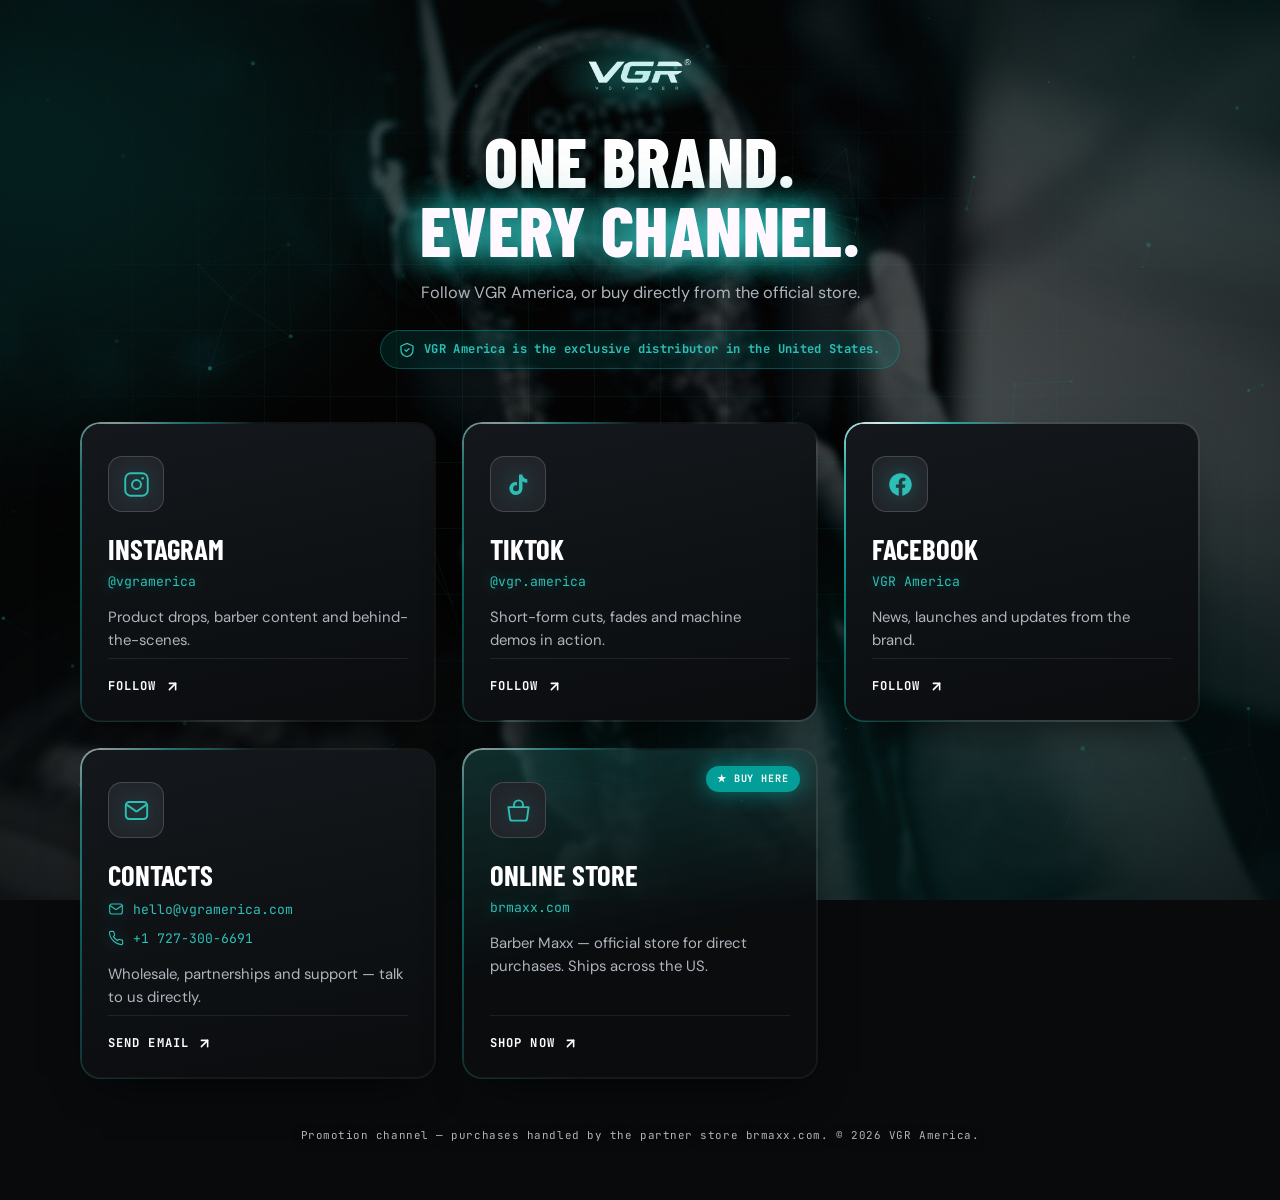
<file: index.html>
<!DOCTYPE html>
<html lang="en">
<head>
<meta charset="UTF-8">
<meta name="viewport" content="width=device-width, initial-scale=1.0">
<title>VGR America — Contacts</title>
<meta name="description" content="Official VGR America channels: Instagram, TikTok, Facebook, email (hello@vgramerica.com) and the Barber Maxx store (brmaxx.com) for direct purchases.">
<meta name="robots" content="index, follow">
<meta property="og:title" content="VGR America — Contacts">
<meta property="og:description" content="Instagram, TikTok, Facebook, email and the official store for direct purchases.">
<meta property="og:type" content="website">
<link rel="preconnect" href="https://fonts.googleapis.com">
<link rel="preconnect" href="https://fonts.gstatic.com" crossorigin>
<link rel="stylesheet" href="styles.css">
<link rel="stylesheet" href="contacts.css">
</head>
<body class="contacts-page">

<!-- FX LAYERS -->
<div class="fx" aria-hidden="true">
  <div class="fx-media">
    <img class="fx-photo" src="assets/img/bg/clipper-blue.jpg" alt="" fetchpriority="high">
    <video class="fx-video" id="fxVideo" playsinline muted loop preload="none" poster="assets/img/bg/clipper-blue.jpg">
      <source src="assets/video/bg.mp4" type="video/mp4">
    </video>
  </div>
  <div class="fx-duotone"></div>
  <div class="fx-aurora"></div>
  <div class="fx-grid"></div>
  <div class="fx-scan"></div>
  <canvas class="fx-particles" id="fxParticles"></canvas>
  <div class="fx-noise"></div>
  <div class="fx-vignette"></div>
</div>

<main class="stage">

  <div class="brandmark reveal" style="--d:0ms">
    <img src="assets/img/brand/logo-vgr-white.png" alt="VGR Voyager" width="120" height="35">
    <span class="brandmark-glow" aria-hidden="true"></span>
  </div>

  <h1 class="stage-title reveal" style="--d:90ms">
    <span class="line">One brand.</span>
    <span class="line accent" data-text="Every channel.">Every channel.</span>
  </h1>

  <p class="stage-sub reveal" style="--d:180ms">Follow VGR America, or buy directly from the official store.</p>

  <p class="stage-distributor reveal" style="--d:230ms">
    <svg viewBox="0 0 24 24" fill="none" stroke="currentColor" stroke-width="2" stroke-linecap="round" stroke-linejoin="round" aria-hidden="true"><path d="M12 2 3 6v6c0 5 3.8 8.7 9 10 5.2-1.3 9-5 9-10V6l-9-4Z"></path><path d="m9 12 2 2 4-4"></path></svg>
    VGR America is the exclusive distributor in the United States.
  </p>

  <div class="cgrid">

    <!-- INSTAGRAM -->
    <a class="ccard reveal" style="--d:280ms" href="https://www.instagram.com/vgramerica/" target="_blank" rel="noopener" aria-label="VGR America on Instagram">
      <span class="ccard-beam" aria-hidden="true"></span>
      <span class="ccard-spot" aria-hidden="true"></span>
      <span class="ccard-inner">
        <span class="ccard-icon" aria-hidden="true">
          <svg viewBox="0 0 24 24" fill="none" stroke="currentColor" stroke-width="1.7" stroke-linecap="round" stroke-linejoin="round">
            <rect x="2" y="2" width="20" height="20" rx="5"></rect>
            <circle cx="12" cy="12" r="4"></circle>
            <circle cx="17.5" cy="6.5" r="1.1" fill="currentColor" stroke="none"></circle>
          </svg>
        </span>
        <span class="ccard-label">Instagram</span>
        <span class="ccard-handle">@vgramerica</span>
        <span class="ccard-desc">Product drops, barber content and behind-the-scenes.</span>
        <span class="ccard-go">
          <span class="ccard-go-text">Follow</span>
          <svg viewBox="0 0 24 24" fill="none" stroke="currentColor" stroke-width="2.5" stroke-linecap="round" stroke-linejoin="round" aria-hidden="true"><path d="M7 17 17 7"></path><path d="M7 7h10v10"></path></svg>
        </span>
      </span>
    </a>

    <!-- TIKTOK -->
    <a class="ccard reveal" style="--d:380ms" href="https://www.tiktok.com/@vgr.america" target="_blank" rel="noopener" aria-label="VGR America on TikTok">
      <span class="ccard-beam" aria-hidden="true"></span>
      <span class="ccard-spot" aria-hidden="true"></span>
      <span class="ccard-inner">
        <span class="ccard-icon" aria-hidden="true">
          <svg viewBox="0 0 24 24" fill="currentColor">
            <path d="M16.6 5.82A4.28 4.28 0 0 1 15.54 3h-3.09v12.4a2.59 2.59 0 1 1-1.84-2.48V9.77a5.86 5.86 0 1 0 4.93 5.78V9.01a7.35 7.35 0 0 0 4.3 1.38V7.3a4.28 4.28 0 0 1-3.24-1.48z"></path>
          </svg>
        </span>
        <span class="ccard-label">TikTok</span>
        <span class="ccard-handle">@vgr.america</span>
        <span class="ccard-desc">Short-form cuts, fades and machine demos in action.</span>
        <span class="ccard-go">
          <span class="ccard-go-text">Follow</span>
          <svg viewBox="0 0 24 24" fill="none" stroke="currentColor" stroke-width="2.5" stroke-linecap="round" stroke-linejoin="round" aria-hidden="true"><path d="M7 17 17 7"></path><path d="M7 7h10v10"></path></svg>
        </span>
      </span>
    </a>

    <!-- FACEBOOK -->
    <a class="ccard reveal" style="--d:480ms" href="https://www.facebook.com/profile.php?id=61591573622554" target="_blank" rel="noopener" aria-label="VGR America on Facebook">
      <span class="ccard-beam" aria-hidden="true"></span>
      <span class="ccard-spot" aria-hidden="true"></span>
      <span class="ccard-inner">
        <span class="ccard-icon" aria-hidden="true">
          <svg viewBox="0 0 24 24" fill="currentColor">
            <path d="M22 12.06C22 6.5 17.52 2 12 2S2 6.5 2 12.06c0 5.02 3.66 9.18 8.44 9.94v-7.03H7.9v-2.91h2.54V9.85c0-2.52 1.49-3.91 3.77-3.91 1.09 0 2.24.2 2.24.2v2.46h-1.26c-1.24 0-1.63.78-1.63 1.57v1.89h2.78l-.44 2.91h-2.34V22c4.78-.76 8.44-4.92 8.44-9.94z"></path>
          </svg>
        </span>
        <span class="ccard-label">Facebook</span>
        <span class="ccard-handle">VGR America</span>
        <span class="ccard-desc">News, launches and updates from the brand.</span>
        <span class="ccard-go">
          <span class="ccard-go-text">Follow</span>
          <svg viewBox="0 0 24 24" fill="none" stroke="currentColor" stroke-width="2.5" stroke-linecap="round" stroke-linejoin="round" aria-hidden="true"><path d="M7 17 17 7"></path><path d="M7 7h10v10"></path></svg>
        </span>
      </span>
    </a>

    <!-- CONTACTS -->
    <a class="ccard reveal" style="--d:580ms" href="mailto:hello@vgramerica.com" aria-label="Contact VGR America by email or phone">
      <span class="ccard-beam" aria-hidden="true"></span>
      <span class="ccard-spot" aria-hidden="true"></span>
      <span class="ccard-inner">
        <span class="ccard-icon" aria-hidden="true">
          <svg viewBox="0 0 24 24" fill="none" stroke="currentColor" stroke-width="1.7" stroke-linecap="round" stroke-linejoin="round">
            <rect x="2.5" y="4.5" width="19" height="15" rx="3"></rect>
            <path d="m3.5 7 7.4 5.3a2 2 0 0 0 2.2 0L20.5 7"></path>
          </svg>
        </span>
        <span class="ccard-label">Contacts</span>
        <span class="ccard-contact-list">
          <span class="ccard-contact-item">
            <svg viewBox="0 0 24 24" fill="none" stroke="currentColor" stroke-width="1.7" stroke-linecap="round" stroke-linejoin="round" aria-hidden="true"><rect x="2.5" y="4.5" width="19" height="15" rx="3"></rect><path d="m3.5 7 7.4 5.3a2 2 0 0 0 2.2 0L20.5 7"></path></svg>
            <span class="ccard-handle">hello@vgramerica.com</span>
          </span>
          <span class="ccard-contact-item">
            <svg viewBox="0 0 24 24" fill="none" stroke="currentColor" stroke-width="1.7" stroke-linecap="round" stroke-linejoin="round" aria-hidden="true"><path d="M22 16.92v3a2 2 0 0 1-2.18 2 19.79 19.79 0 0 1-8.63-3.07 19.5 19.5 0 0 1-6-6 19.79 19.79 0 0 1-3.07-8.67A2 2 0 0 1 4.11 2h3a2 2 0 0 1 2 1.72c.127.96.361 1.903.7 2.81a2 2 0 0 1-.45 2.11L8.09 9.91a16 16 0 0 0 6 6l1.27-1.27a2 2 0 0 1 2.11-.45c.907.339 1.85.573 2.81.7A2 2 0 0 1 22 16.92z"></path></svg>
            <span class="ccard-handle">+1 727-300-6691</span>
          </span>
        </span>
        <span class="ccard-desc">Wholesale, partnerships and support — talk to us directly.</span>
        <span class="ccard-go">
          <span class="ccard-go-text">Send Email</span>
          <svg viewBox="0 0 24 24" fill="none" stroke="currentColor" stroke-width="2.5" stroke-linecap="round" stroke-linejoin="round" aria-hidden="true"><path d="M7 17 17 7"></path><path d="M7 7h10v10"></path></svg>
        </span>
      </span>
    </a>

    <!-- STORE -->
    <a class="ccard ccard-featured reveal" style="--d:680ms" href="https://brmaxx.com" target="_blank" rel="nofollow sponsored noopener" aria-label="Buy at Barber Maxx store">
      <span class="ccard-beam" aria-hidden="true"></span>
      <span class="ccard-spot" aria-hidden="true"></span>
      <span class="ccard-inner">
        <span class="ccard-badge">★ Buy here</span>
        <span class="ccard-icon" aria-hidden="true">
          <svg viewBox="0 0 24 24" fill="none" stroke="currentColor" stroke-width="1.7" stroke-linecap="round" stroke-linejoin="round">
            <path d="M3 9h18l-1.4 10.2A2 2 0 0 1 17.6 21H6.4a2 2 0 0 1-2-1.8L3 9Z"></path>
            <path d="M8 9V7a4 4 0 0 1 8 0v2"></path>
          </svg>
        </span>
        <span class="ccard-label">Online Store</span>
        <span class="ccard-handle">brmaxx.com</span>
        <span class="ccard-desc">Barber Maxx — official store for direct purchases. Ships across the US.</span>
        <span class="ccard-go">
          <span class="ccard-go-text">Shop Now</span>
          <svg viewBox="0 0 24 24" fill="none" stroke="currentColor" stroke-width="2.5" stroke-linecap="round" stroke-linejoin="round" aria-hidden="true"><path d="M7 17 17 7"></path><path d="M7 7h10v10"></path></svg>
        </span>
      </span>
    </a>

  </div>

  <p class="stage-foot reveal" style="--d:800ms">
    Promotion channel — purchases handled by the partner store brmaxx.com.
    © <span id="year"></span> VGR America.
  </p>

</main>

<script src="fx.js"></script>

<!--Start of Tawk.to Script-->
<script type="text/javascript">
var Tawk_API=Tawk_API||{}, Tawk_LoadStart=new Date();
(function(){
var s1=document.createElement("script"),s0=document.getElementsByTagName("script")[0];
s1.async=true;
s1.src='https://embed.tawk.to/6a174aa249d7d11c35c6dce9/1jplfn2ps';
s1.charset='UTF-8';
s1.setAttribute('crossorigin','*');
s0.parentNode.insertBefore(s1,s0);
})();
</script>
<!--End of Tawk.to Script-->

</body>
</html>
</file>
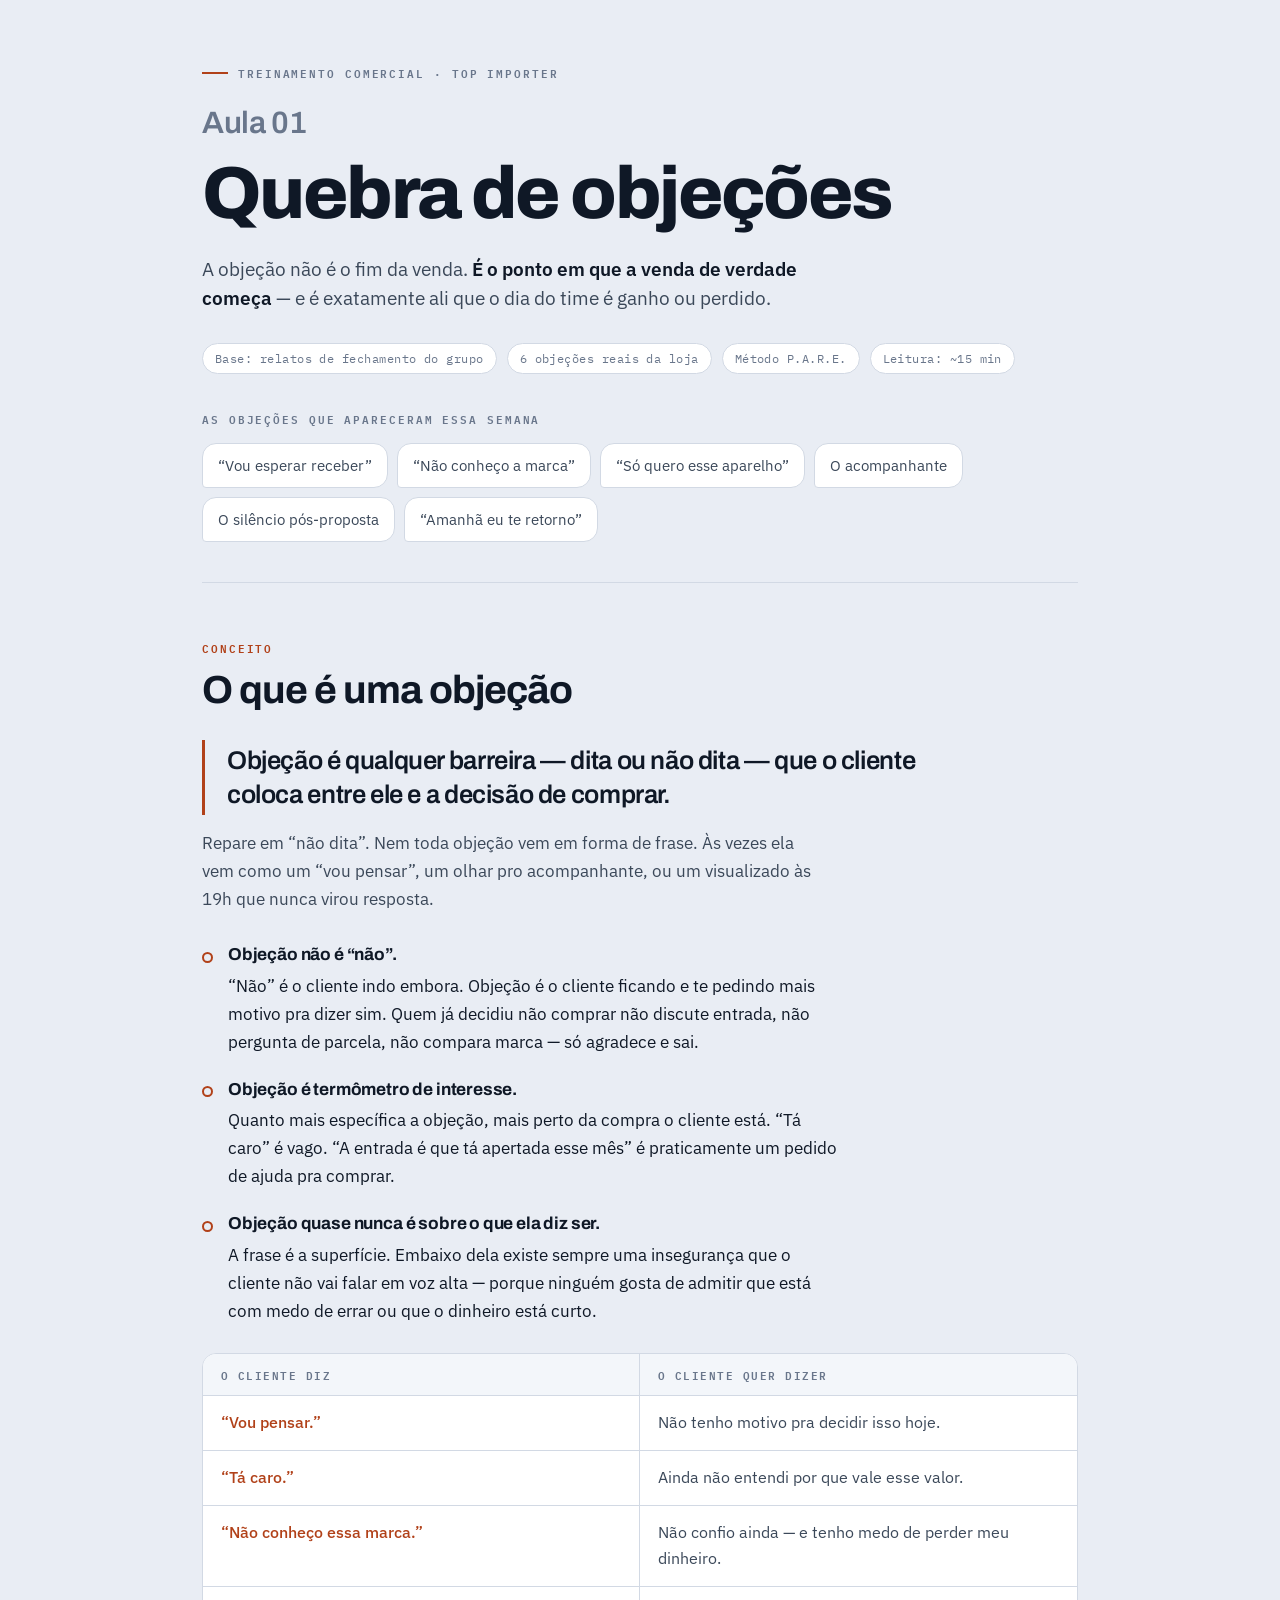
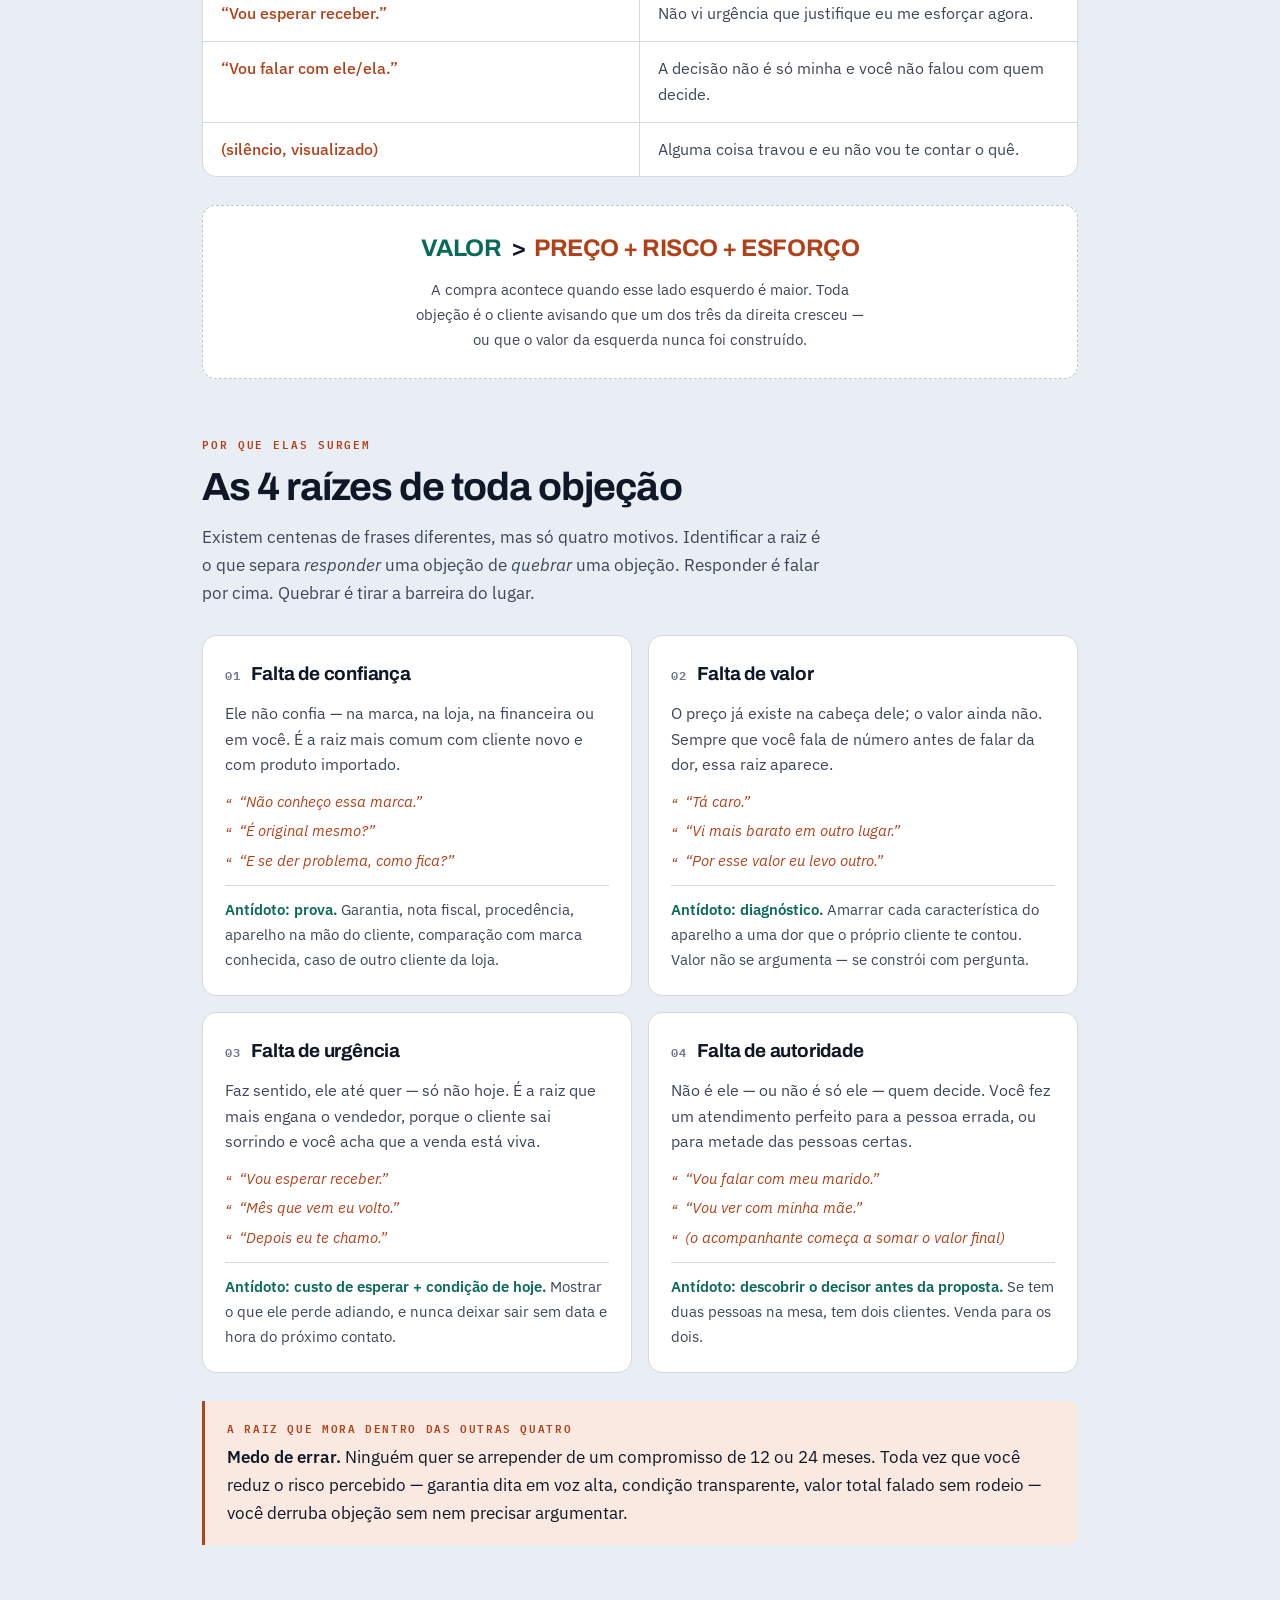
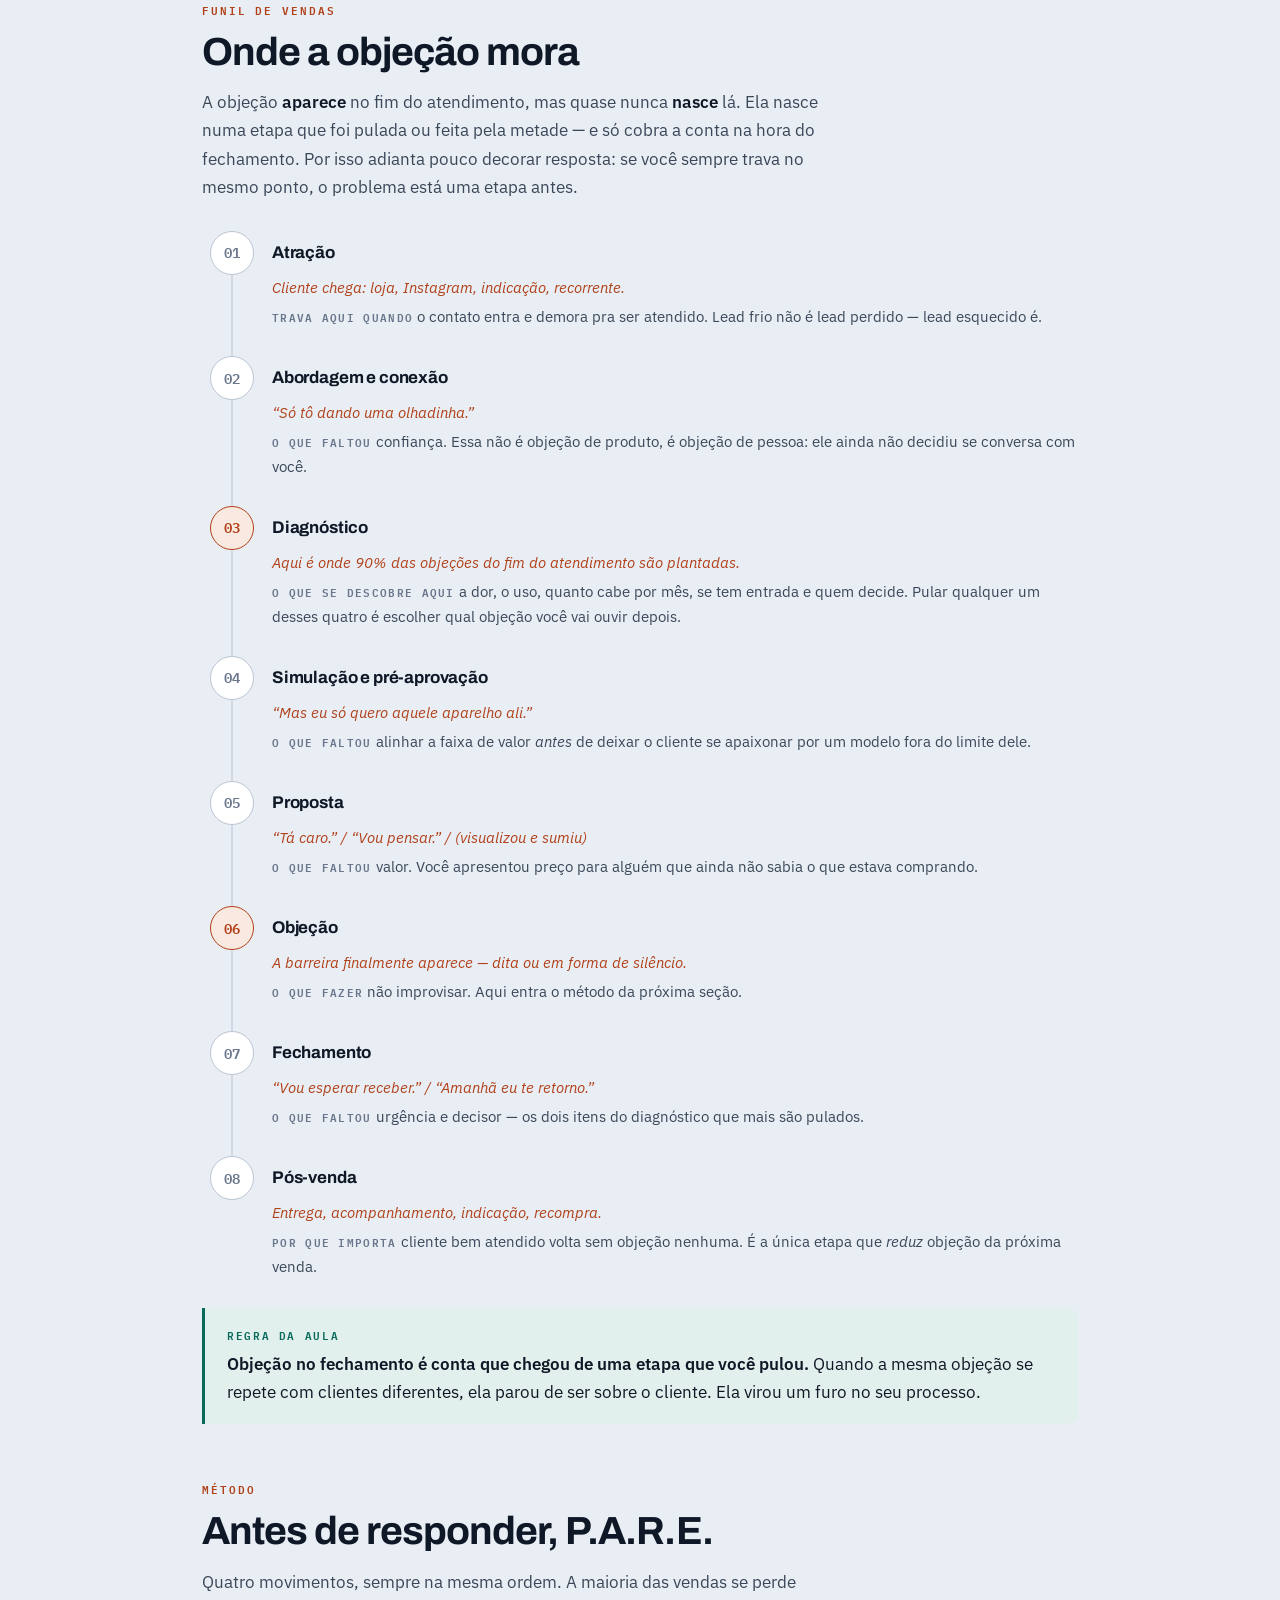
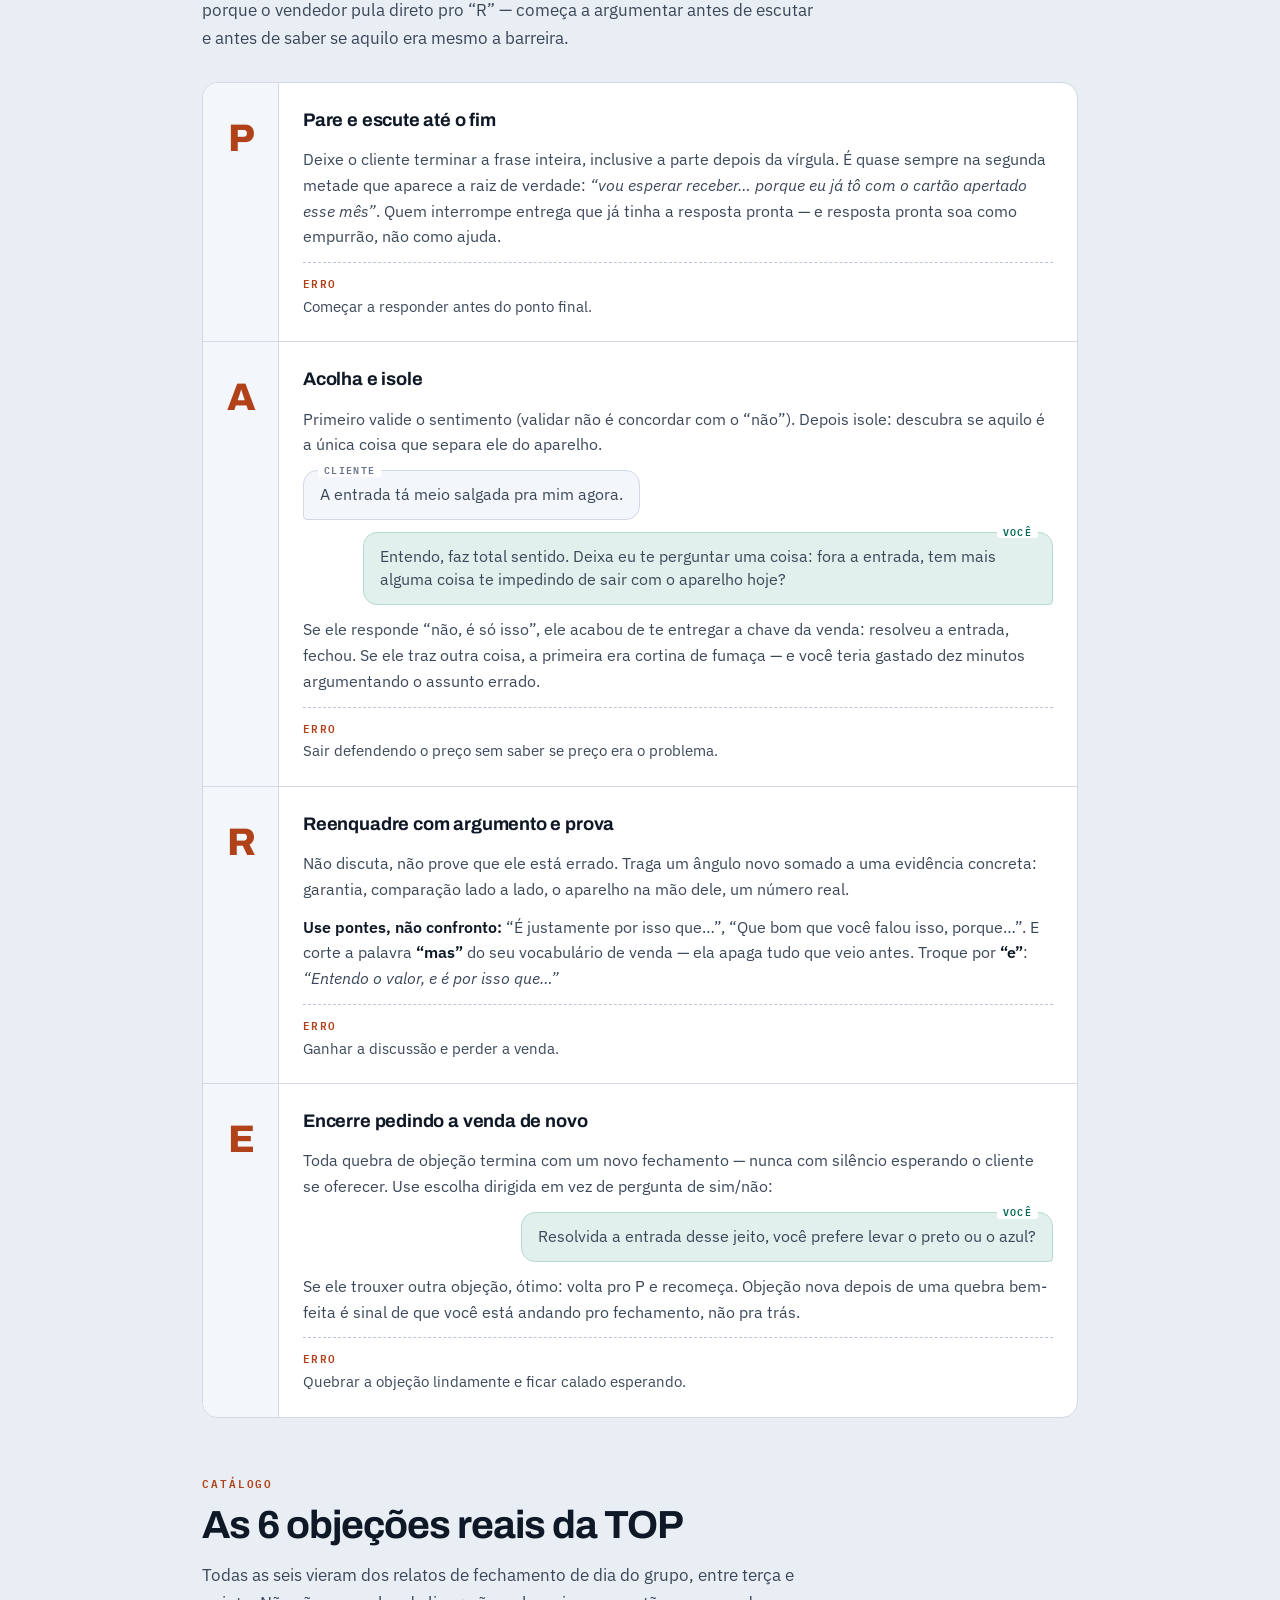
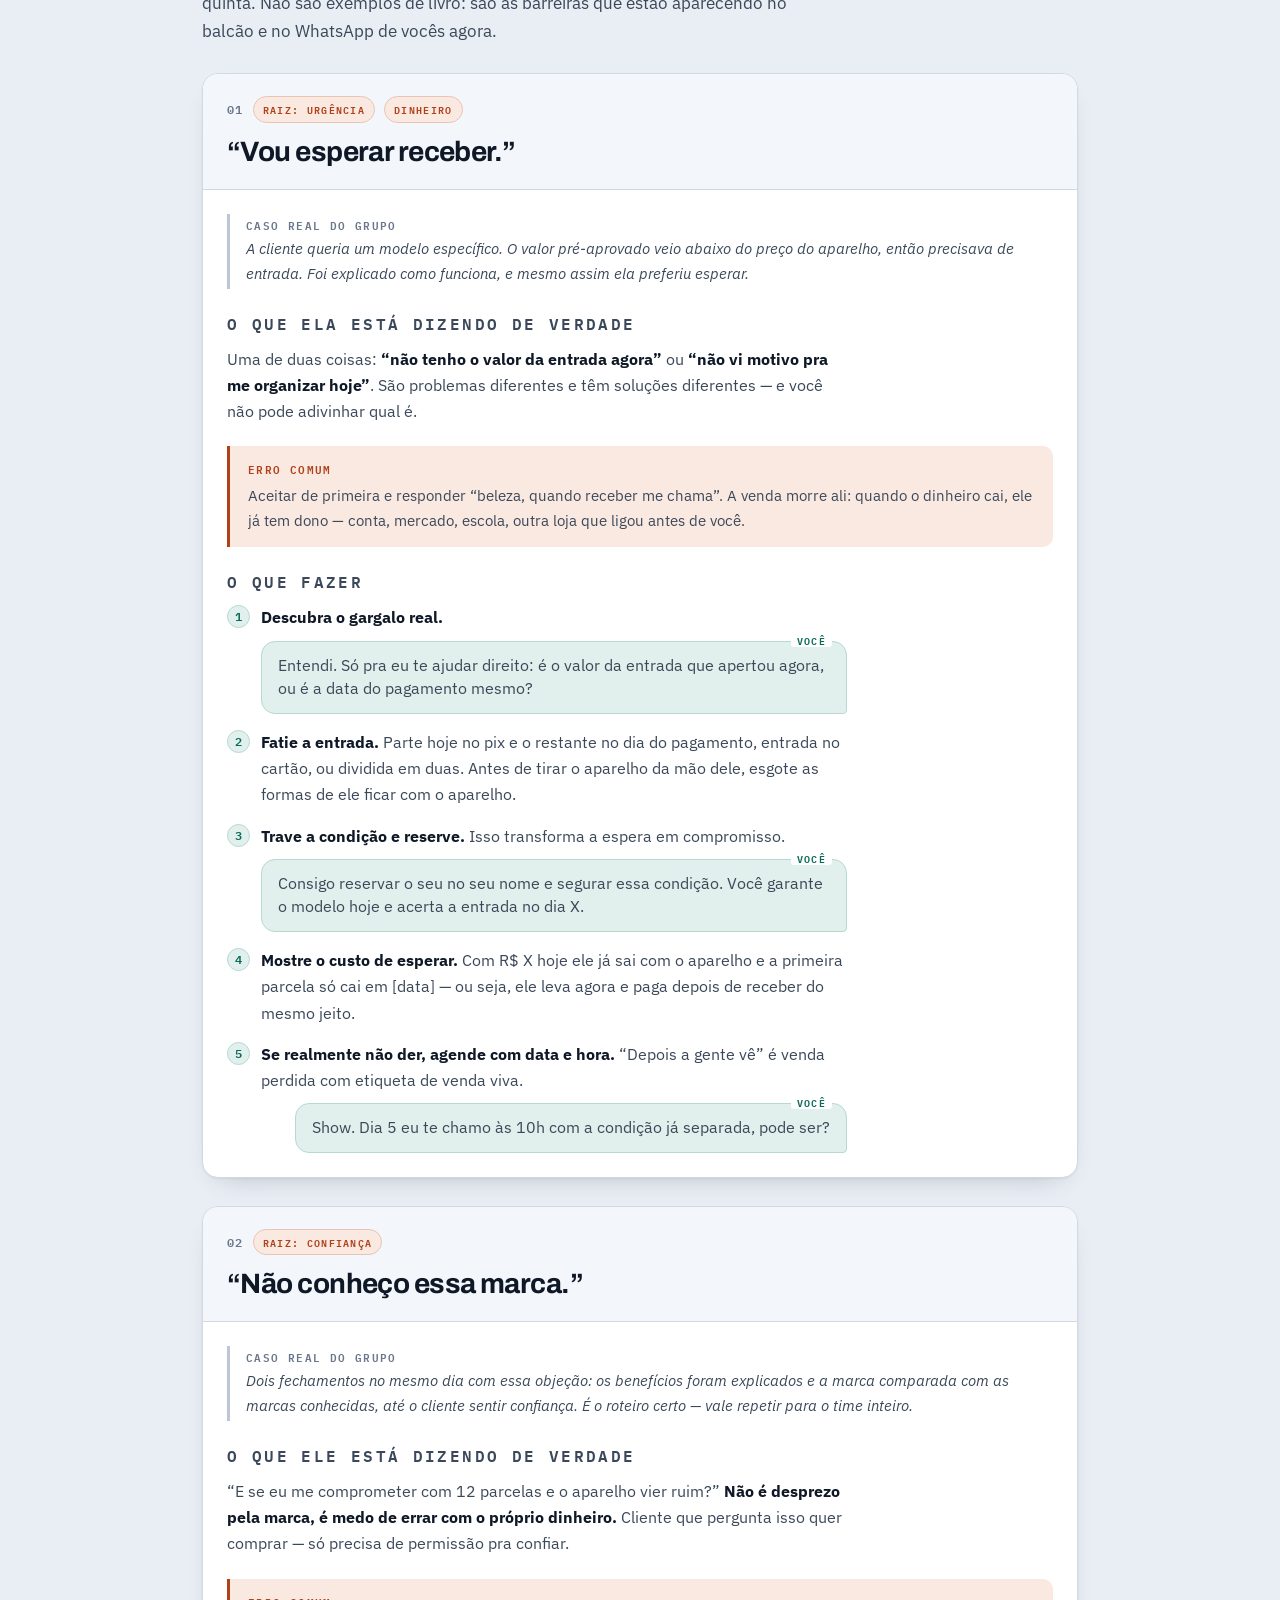
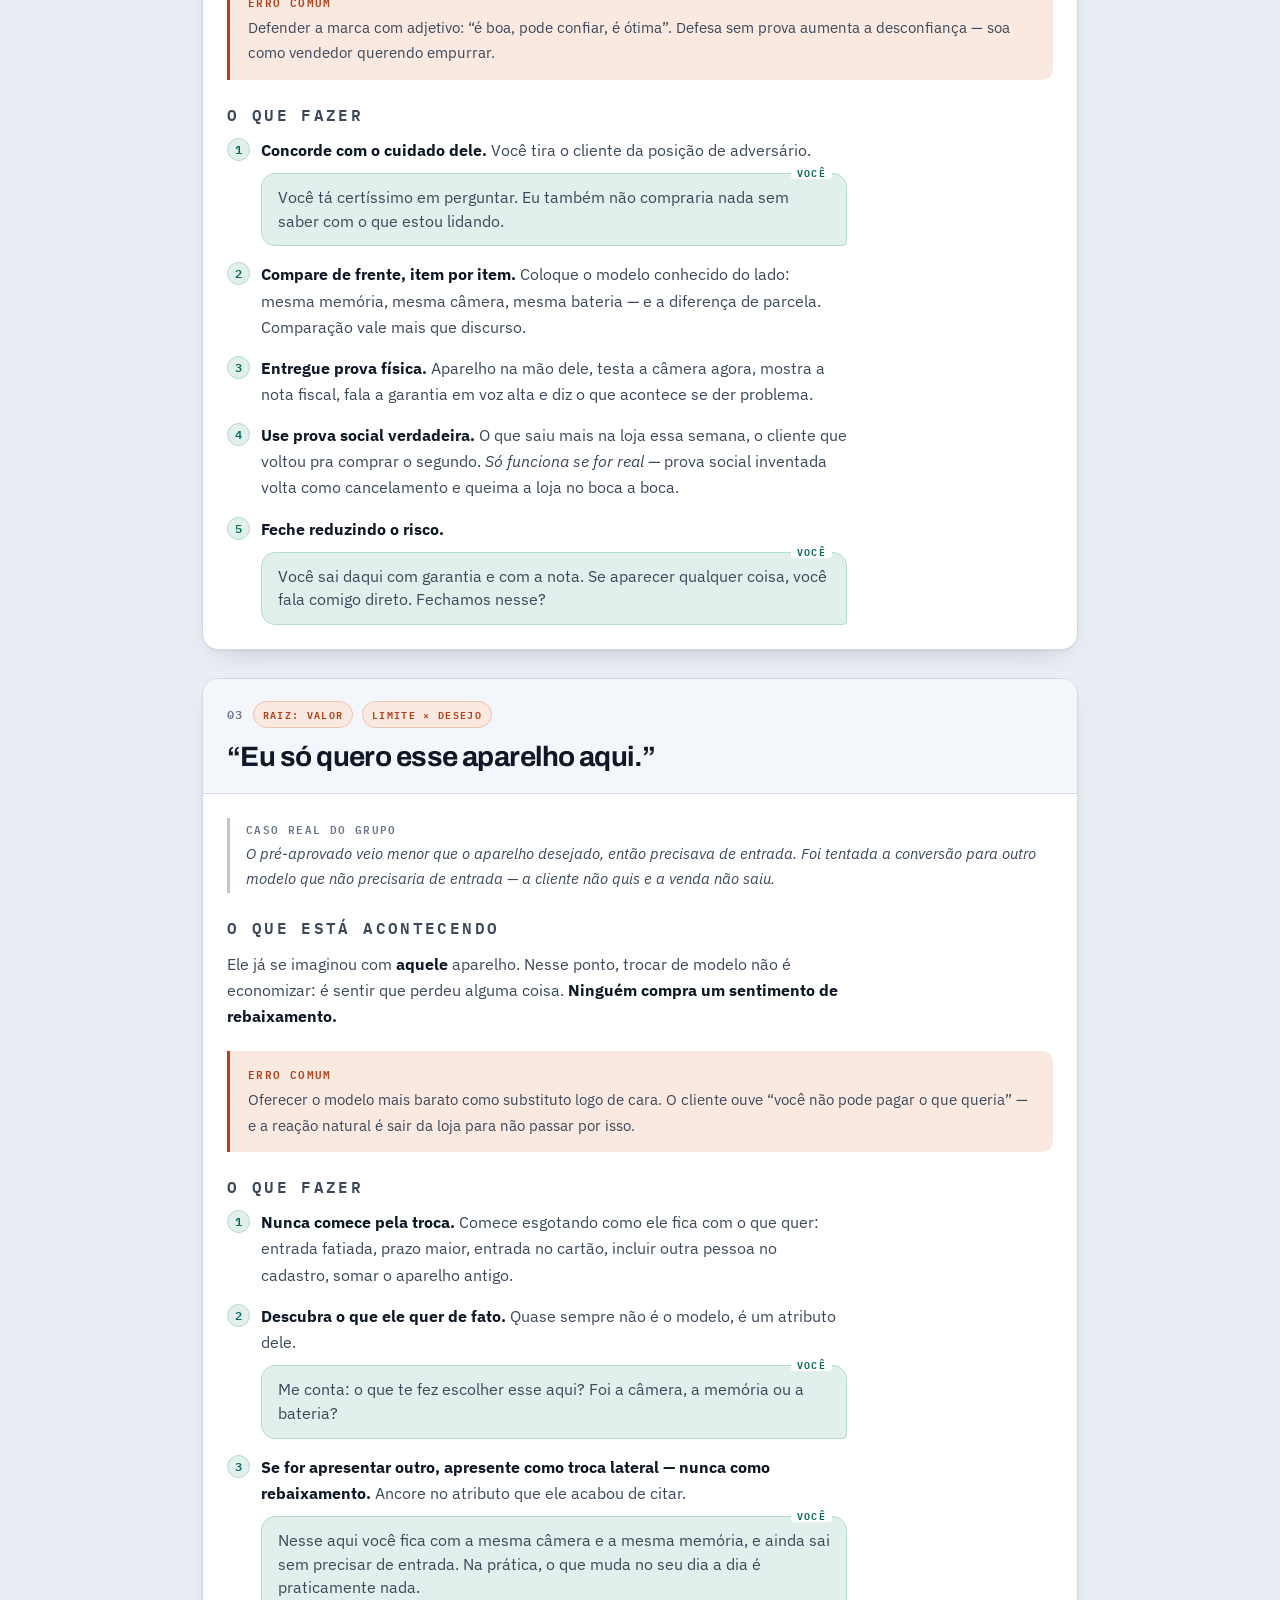
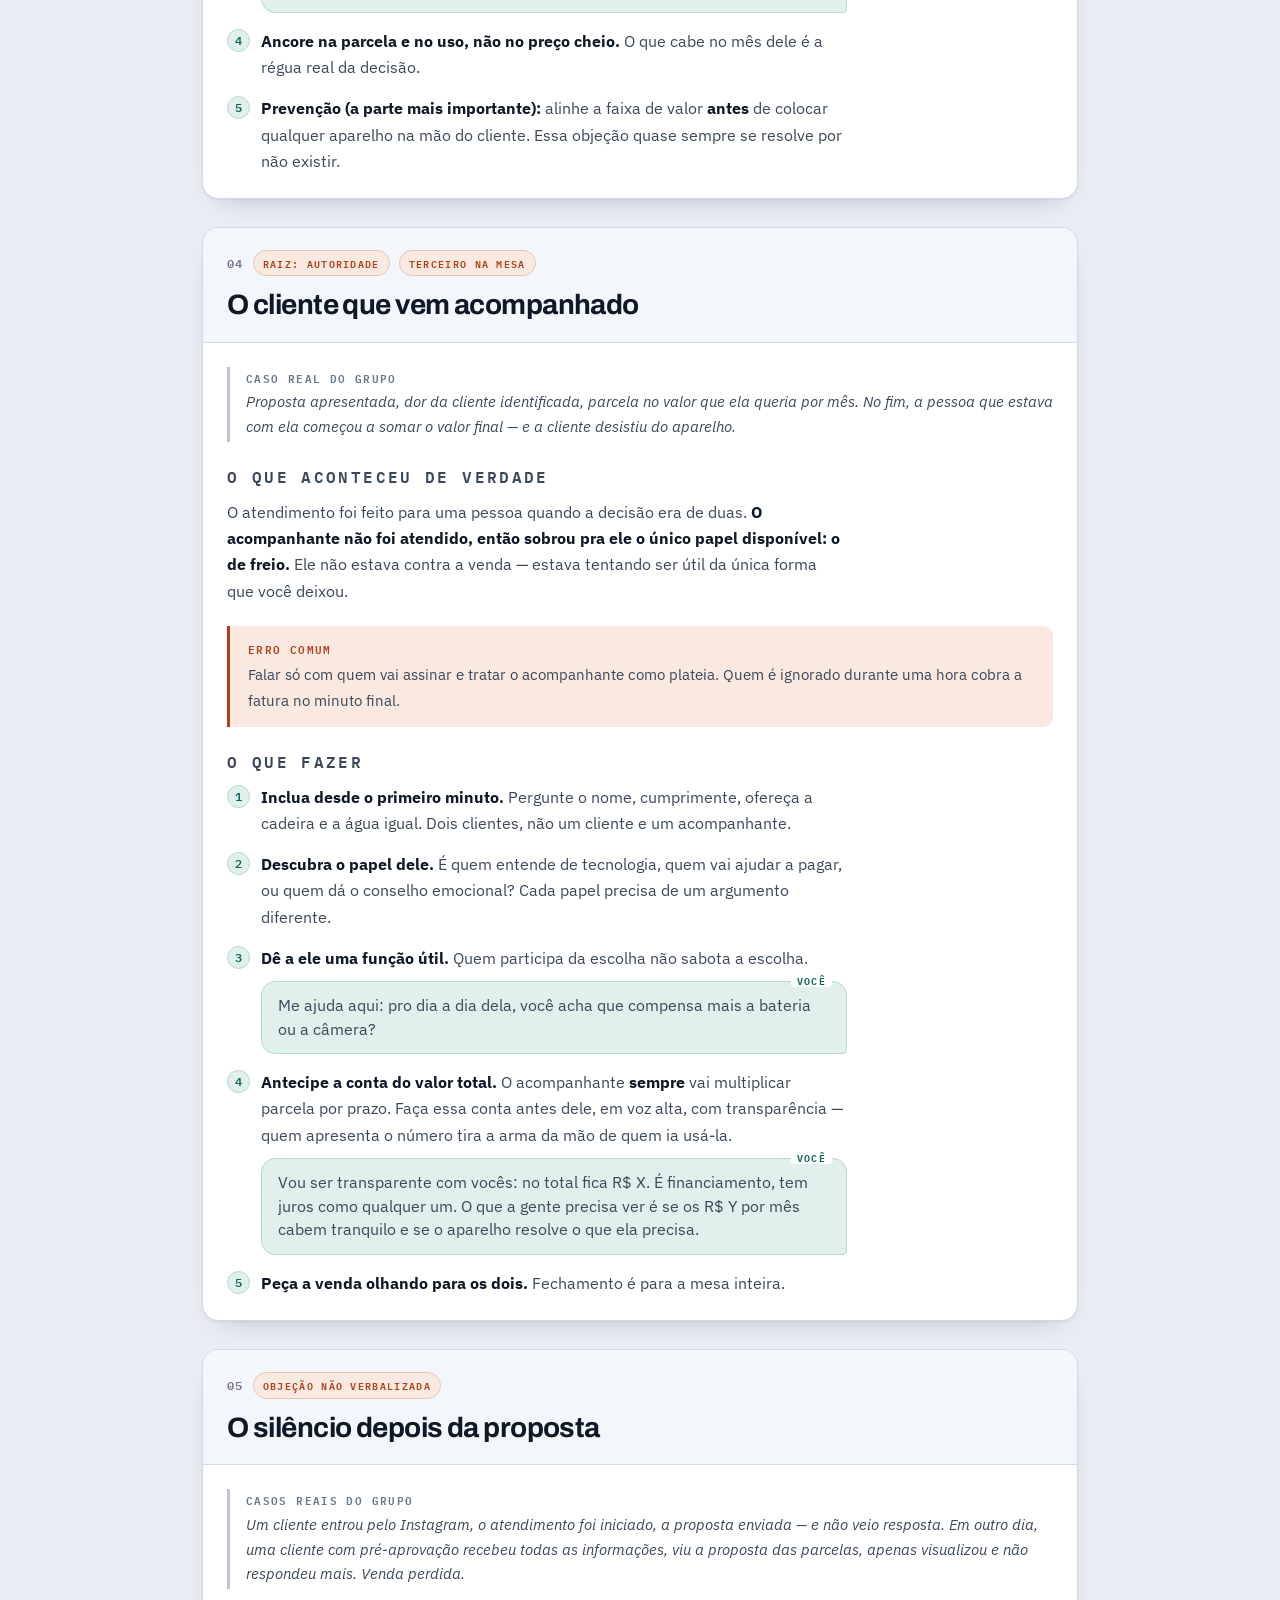
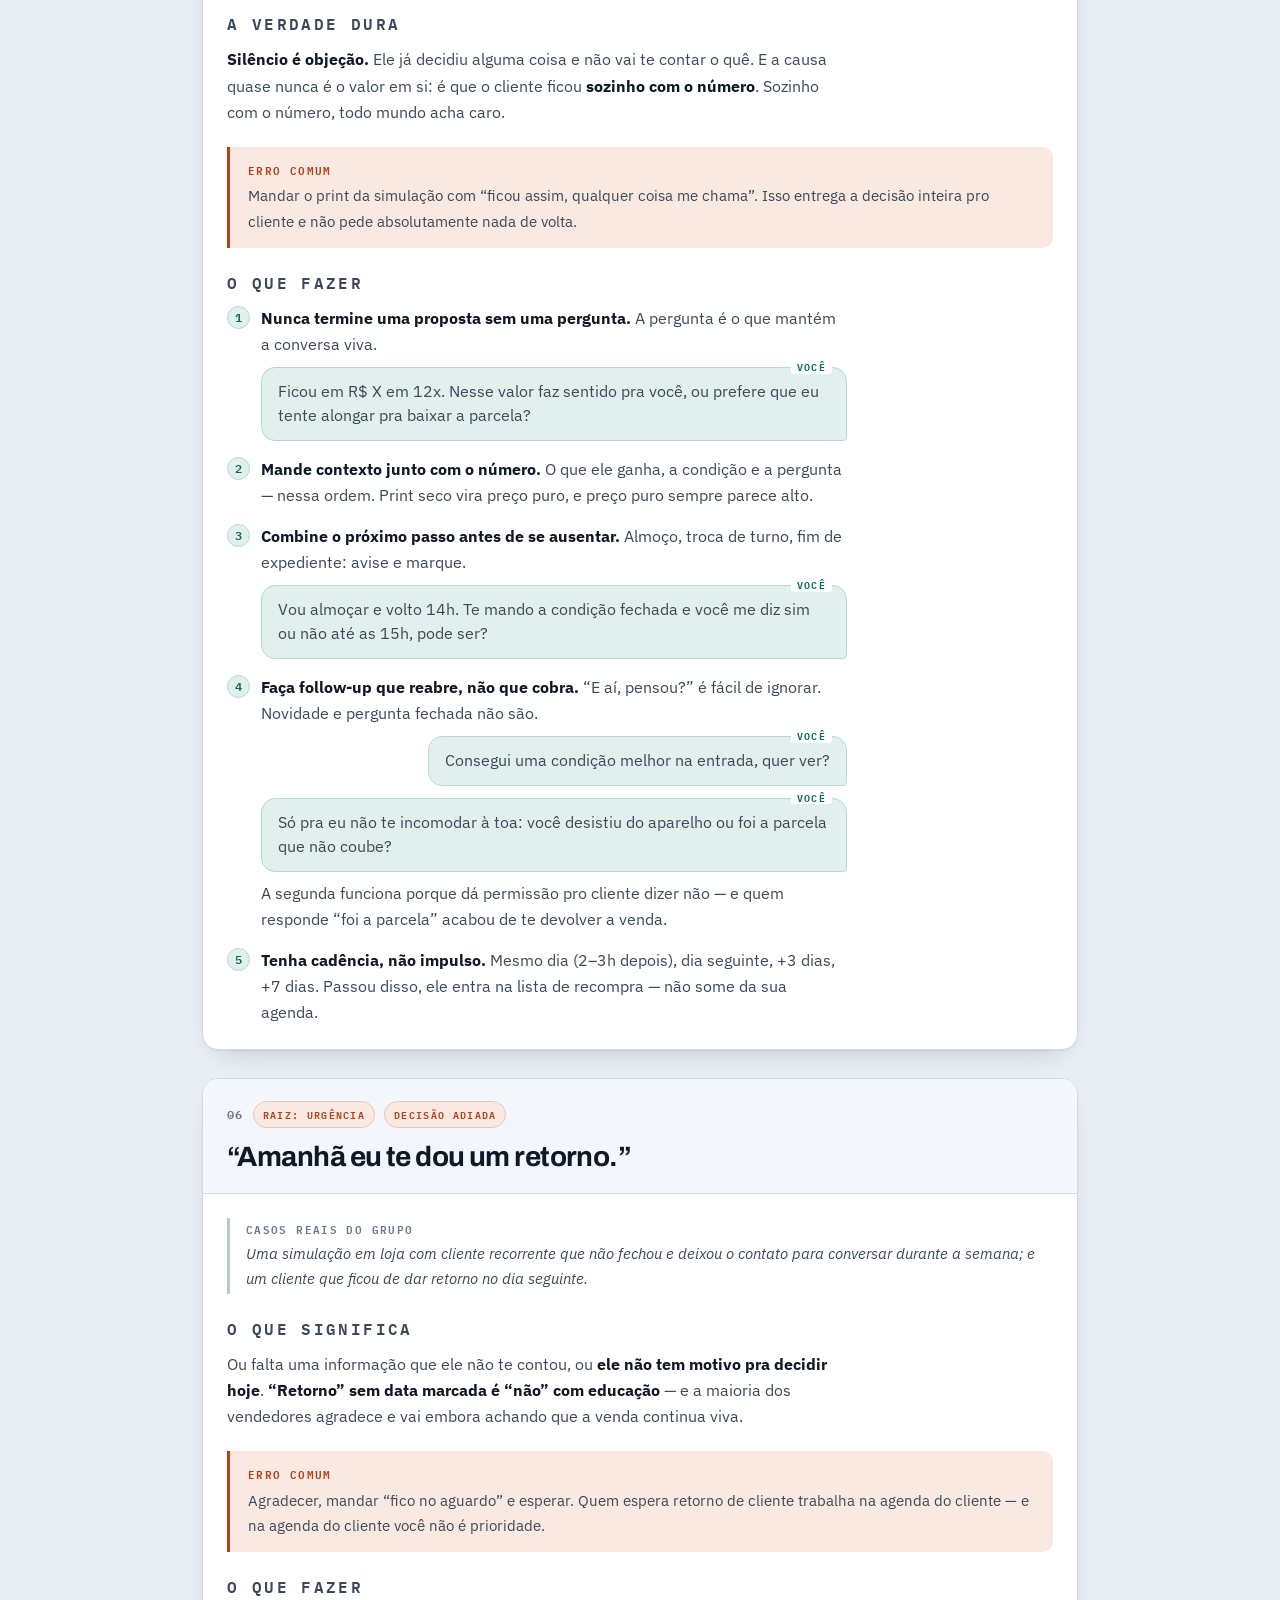
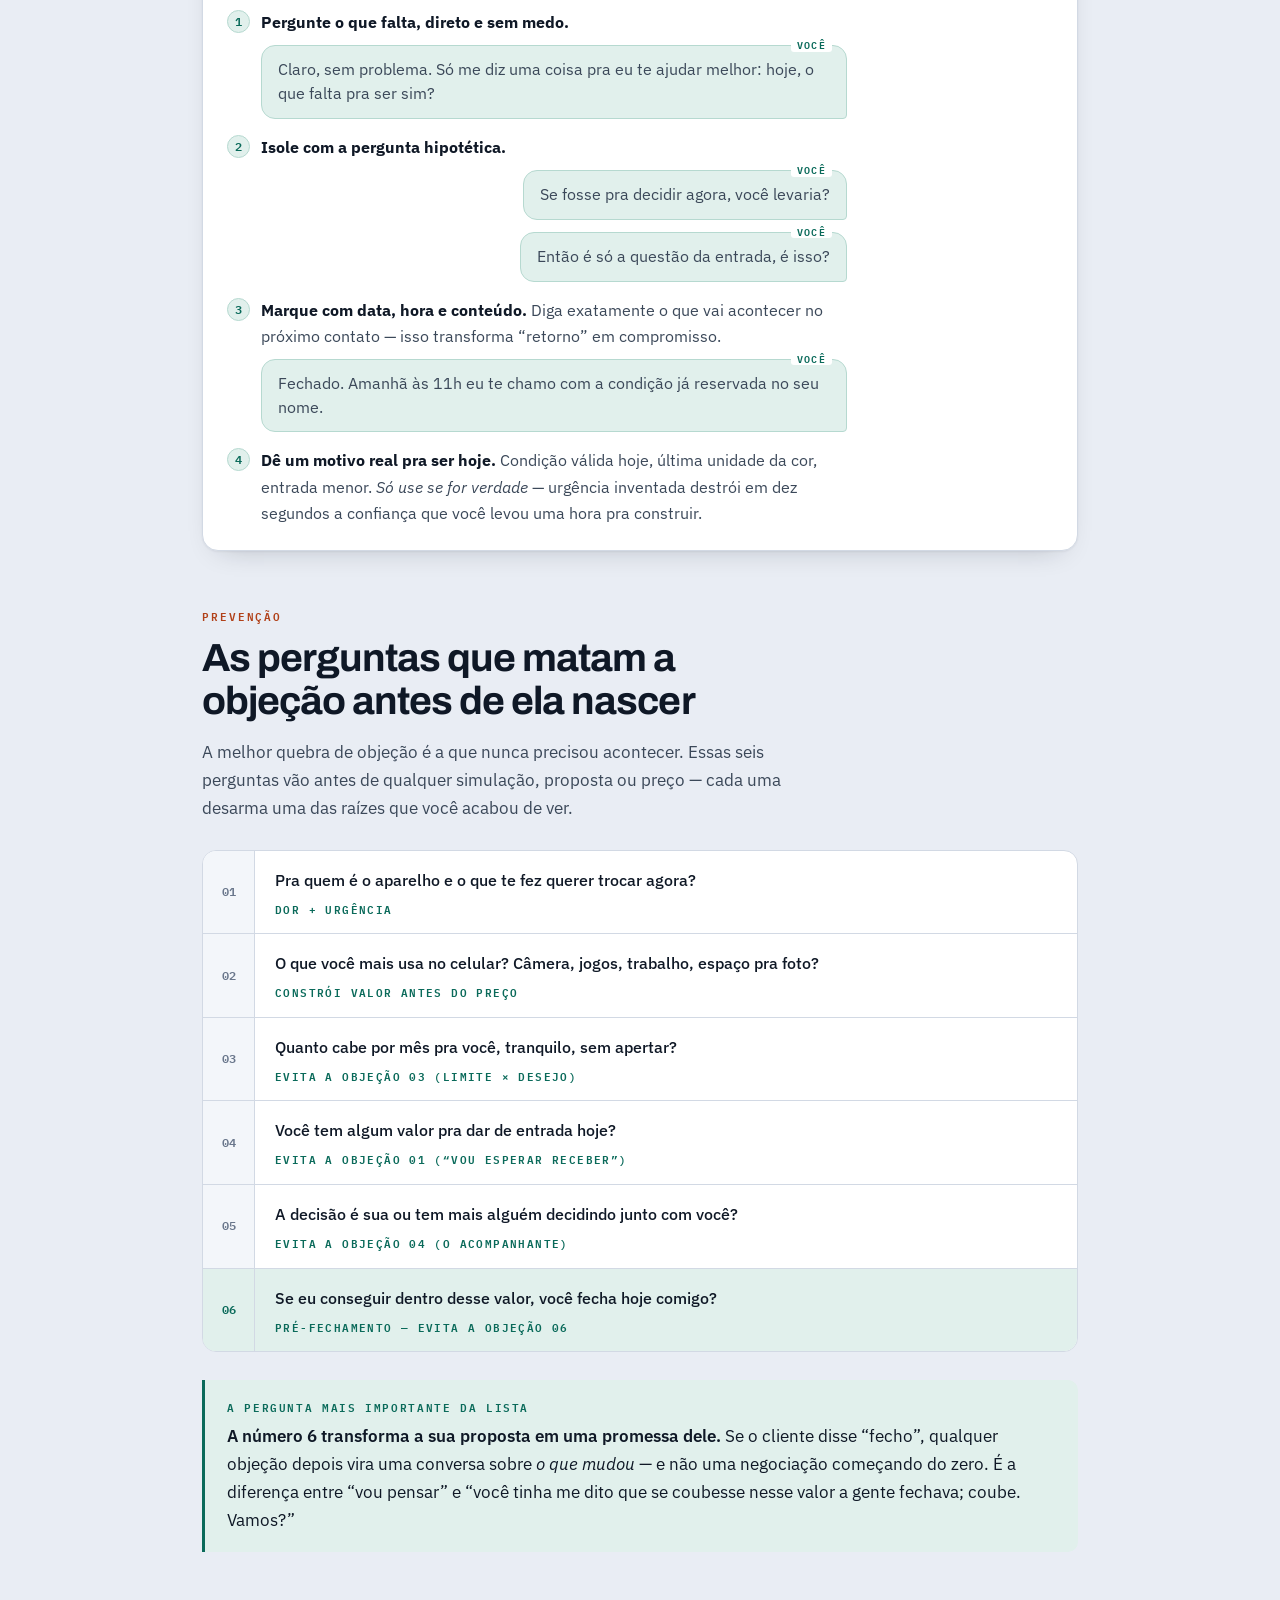
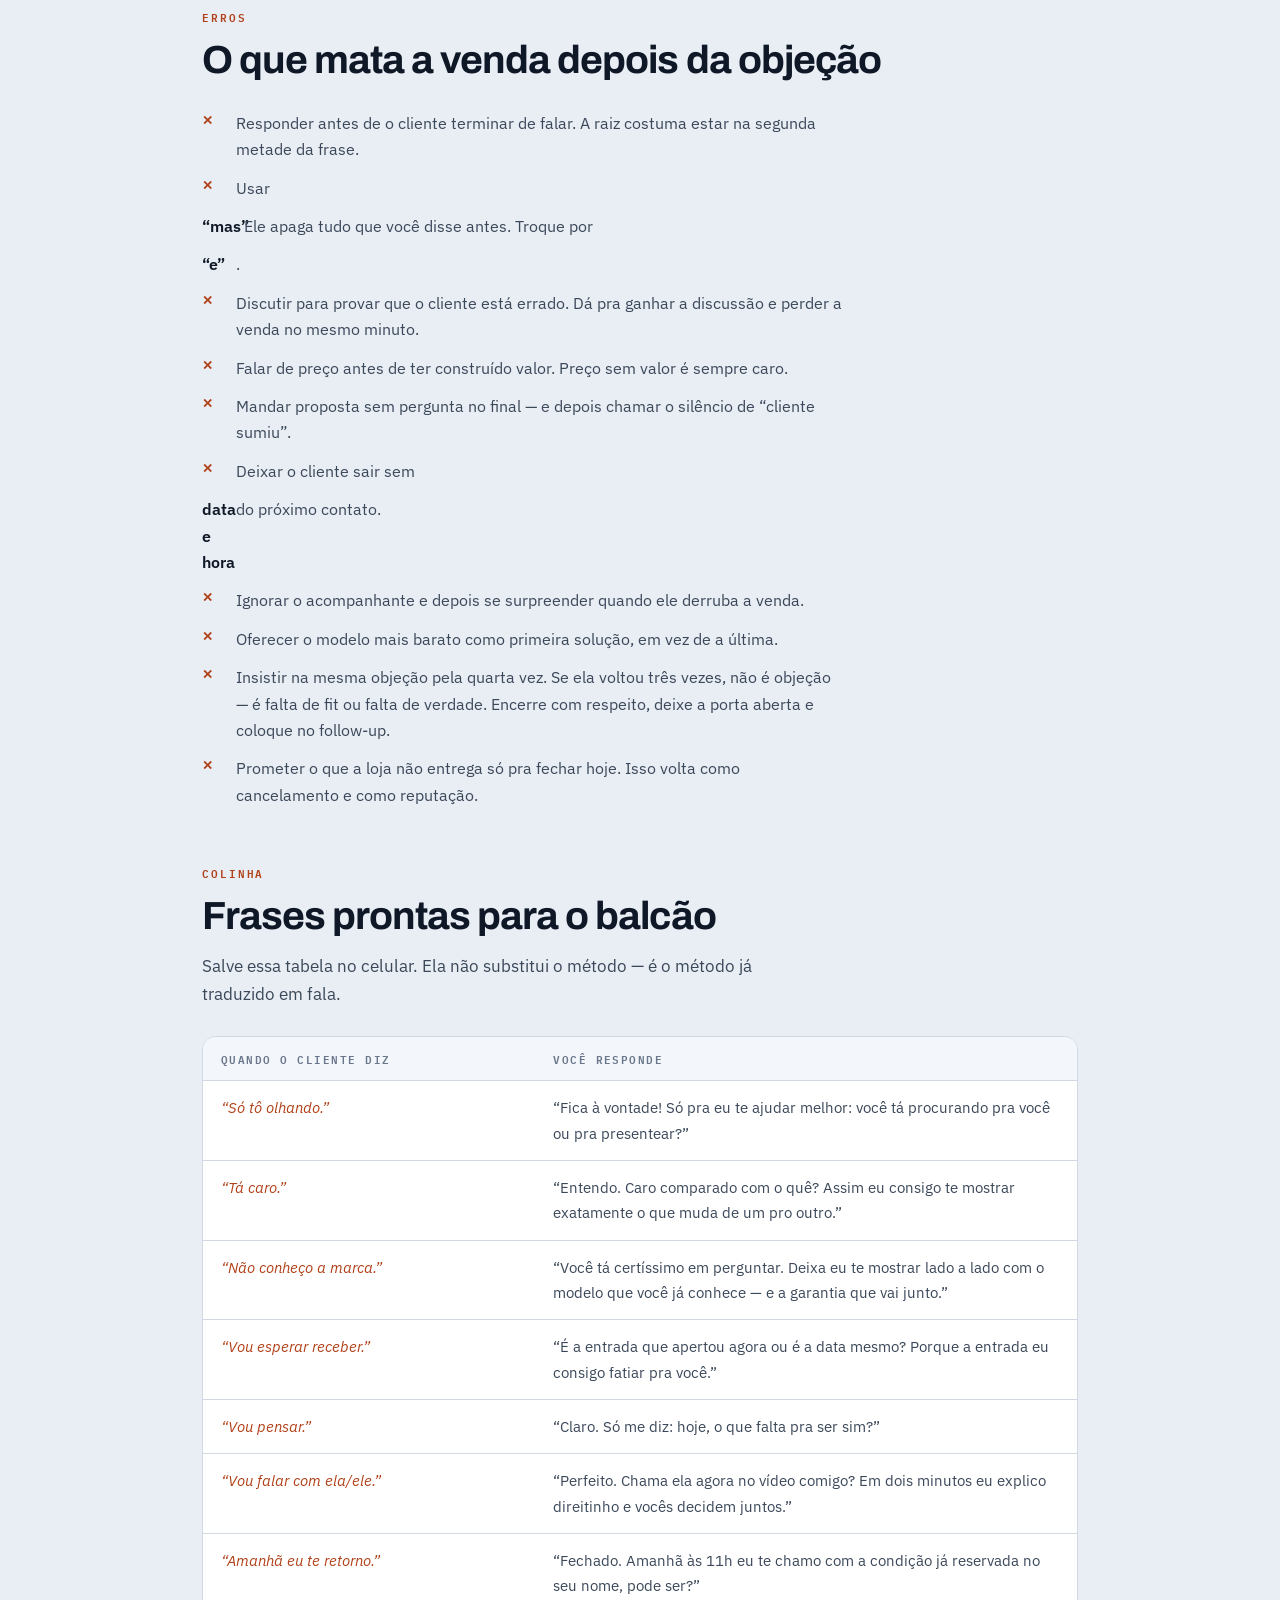
<file: aulas/objecoes-top-importer.html>
<!DOCTYPE html>
<html lang="pt-BR">
<head>
<meta charset="UTF-8">
<meta name="viewport" content="width=device-width, initial-scale=1">
<title>Objeções TOP IMPORTER</title>
<link rel="preconnect" href="https://fonts.googleapis.com">
<link rel="preconnect" href="https://fonts.gstatic.com" crossorigin>
<link rel="stylesheet" href="https://fonts.googleapis.com/css2?family=Archivo:wght@500;600;700;800&family=IBM+Plex+Mono:wght@500;600&family=IBM+Plex+Sans:ital,wght@0,400;0,500;0,600;1,400&display=swap">
<style>
:root{
  --paper:#E9EDF4;
  --surface:#FFFFFF;
  --surface-2:#F3F6FA;
  --ink:#0F1826;
  --ink-2:#3B4859;
  --ink-3:#69768B;
  --line:#D2D9E4;
  --line-2:#BCC6D4;
  --friction:#B14119;
  --friction-soft:#FAE9E1;
  --friction-line:#E8C4B2;
  --resolve:#0A6A5A;
  --resolve-soft:#E1F0EC;
  --resolve-line:#B6D9D0;
  --gold:#7E6115;
  --shadow:0 1px 2px rgba(15,24,38,.05), 0 12px 28px -18px rgba(15,24,38,.30);
  --f-display:'Archivo','Helvetica Neue',Arial,sans-serif;
  --f-body:'IBM Plex Sans',system-ui,-apple-system,sans-serif;
  --f-mono:'IBM Plex Mono',ui-monospace,SFMono-Regular,monospace;
}
@media (prefers-color-scheme: dark){
  :root:not([data-theme="light"]){
    --paper:#0B111A;
    --surface:#131B27;
    --surface-2:#18222F;
    --ink:#E8EEF7;
    --ink-2:#AEBACB;
    --ink-3:#7B8AA0;
    --line:#25303F;
    --line-2:#35424F;
    --friction:#F0906A;
    --friction-soft:#2B1A12;
    --friction-line:#4A2C1E;
    --resolve:#54C3AA;
    --resolve-soft:#0F2521;
    --resolve-line:#1E4238;
    --gold:#D6B45F;
    --shadow:0 1px 2px rgba(0,0,0,.35), 0 14px 30px -20px rgba(0,0,0,.75);
  }
}
:root[data-theme="dark"]{
  --paper:#0B111A;
  --surface:#131B27;
  --surface-2:#18222F;
  --ink:#E8EEF7;
  --ink-2:#AEBACB;
  --ink-3:#7B8AA0;
  --line:#25303F;
  --line-2:#35424F;
  --friction:#F0906A;
  --friction-soft:#2B1A12;
  --friction-line:#4A2C1E;
  --resolve:#54C3AA;
  --resolve-soft:#0F2521;
  --resolve-line:#1E4238;
  --gold:#D6B45F;
  --shadow:0 1px 2px rgba(0,0,0,.35), 0 14px 30px -20px rgba(0,0,0,.75);
}

*,*::before,*::after{box-sizing:border-box;}
body{
  margin:0;
  background:var(--paper);
  color:var(--ink);
  font-family:var(--f-body);
  font-size:17px;
  line-height:1.65;
  -webkit-font-smoothing:antialiased;
}
h1,h2,h3,h4{font-family:var(--f-display);text-wrap:balance;margin:0;}
p{margin:0;}
ul,ol{margin:0;padding:0;}
strong{font-weight:600;color:var(--ink);}
em{font-style:italic;}
a{color:inherit;}
:focus-visible{outline:2px solid var(--resolve);outline-offset:3px;border-radius:3px;}

.wrap{max-width:920px;margin:0 auto;padding:0 22px 96px;}
.prose{max-width:64ch;}

/* ---------- cover ---------- */
.cover{padding:64px 0 40px;border-bottom:1px solid var(--line);}
.eyebrow{
  font-family:var(--f-mono);font-size:.7rem;font-weight:600;
  text-transform:uppercase;letter-spacing:.17em;color:var(--ink-3);
  display:flex;align-items:center;gap:10px;flex-wrap:wrap;
}
.eyebrow::before{content:"";width:26px;height:2px;background:var(--friction);flex:none;}
h1{
  font-size:clamp(2.7rem,8.5vw,4.6rem);font-weight:800;letter-spacing:-.035em;
  line-height:.94;margin:22px 0 0;
}
h1 .soft{color:var(--ink-3);display:block;font-size:.42em;font-weight:600;letter-spacing:-.01em;line-height:1.2;margin-bottom:.55em;}
.lede{font-size:1.2rem;line-height:1.55;color:var(--ink-2);max-width:56ch;margin-top:26px;}
.lede b{color:var(--ink);font-weight:600;}
.meta{
  display:flex;flex-wrap:wrap;gap:8px 10px;margin-top:30px;
  font-family:var(--f-mono);font-size:.72rem;letter-spacing:.04em;color:var(--ink-3);
}
.meta span{border:1px solid var(--line);border-radius:999px;padding:5px 12px;background:var(--surface);}

/* index bubbles */
.index{margin-top:36px;}
.index-title{font-family:var(--f-mono);font-size:.7rem;font-weight:600;letter-spacing:.17em;text-transform:uppercase;color:var(--ink-3);}
.index-list{display:flex;flex-wrap:wrap;gap:9px;margin-top:14px;padding:0;list-style:none;}
.index-list a{
  display:inline-block;text-decoration:none;background:var(--surface);
  border:1px solid var(--line);border-radius:14px 14px 14px 4px;
  padding:9px 15px;font-size:.95rem;color:var(--ink-2);
  transition:border-color .18s ease, color .18s ease, transform .18s ease;
}
.index-list a:hover{border-color:var(--friction);color:var(--ink);transform:translateY(-1px);}

/* ---------- sections ---------- */
section{padding:56px 0 0;}
.kicker{
  font-family:var(--f-mono);font-size:.7rem;font-weight:600;
  text-transform:uppercase;letter-spacing:.17em;color:var(--friction);
}
h2{font-size:clamp(1.75rem,4.4vw,2.45rem);font-weight:700;letter-spacing:-.025em;line-height:1.1;margin:12px 0 0;}
.sub{color:var(--ink-2);margin-top:14px;max-width:62ch;}
h3{font-size:1.12rem;font-weight:700;letter-spacing:-.01em;margin:0;}

.stack{display:flex;flex-direction:column;gap:18px;margin-top:28px;}
.stack-lg{gap:28px;}

/* ---------- generic blocks ---------- */
.card{
  background:var(--surface);border:1px solid var(--line);
  border-radius:14px;padding:24px;box-shadow:var(--shadow);
}
.quote{
  font-family:var(--f-display);font-size:clamp(1.25rem,3.2vw,1.6rem);font-weight:600;
  line-height:1.3;letter-spacing:-.015em;
  border-left:3px solid var(--friction);padding:4px 0 4px 22px;margin-top:28px;
  max-width:52ch;
}
.callout{
  border-left:3px solid var(--resolve);background:var(--resolve-soft);
  padding:18px 22px;border-radius:0 10px 10px 0;
}
.callout.warn{border-left-color:var(--friction);background:var(--friction-soft);}
.callout .tag{
  font-family:var(--f-mono);font-size:.68rem;font-weight:600;letter-spacing:.15em;
  text-transform:uppercase;color:var(--resolve);display:block;margin-bottom:6px;
}
.callout.warn .tag{color:var(--friction);}

.grid-2{display:grid;grid-template-columns:repeat(auto-fit,minmax(330px,1fr));gap:16px;margin-top:28px;}

/* truth list */
.truths{display:flex;flex-direction:column;gap:20px;margin-top:28px;list-style:none;}
.truths li{padding-left:26px;position:relative;max-width:64ch;}
.truths li::before{
  content:"";position:absolute;left:0;top:.62em;width:11px;height:11px;
  border:2px solid var(--friction);border-radius:50%;
}
.truths b{display:block;font-family:var(--f-display);font-size:1.08rem;font-weight:700;letter-spacing:-.01em;margin-bottom:2px;}

/* translation table */
.trans{display:flex;flex-direction:column;border:1px solid var(--line);border-radius:14px;overflow:hidden;background:var(--surface);margin-top:28px;}
.trans-head,.trans-row{display:grid;grid-template-columns:1fr 1fr;gap:0;}
.trans-head > div{
  font-family:var(--f-mono);font-size:.66rem;font-weight:600;letter-spacing:.14em;text-transform:uppercase;
  padding:12px 18px;color:var(--ink-3);background:var(--surface-2);border-bottom:1px solid var(--line);
}
.trans-head > div:first-child{border-right:1px solid var(--line);}
.trans-row > div{padding:14px 18px;border-bottom:1px solid var(--line);font-size:.98rem;}
.trans-row > div:first-child{border-right:1px solid var(--line);color:var(--friction);font-weight:500;}
.trans-row > div:last-child{color:var(--ink-2);}
.trans-row:last-child > div{border-bottom:0;}

/* equation */
.equation{
  margin-top:28px;padding:26px 24px;border:1px dashed var(--line-2);border-radius:14px;
  text-align:center;background:var(--surface);
}
.equation .eq{font-family:var(--f-display);font-size:clamp(1.05rem,3.4vw,1.5rem);font-weight:700;letter-spacing:-.02em;line-height:1.35;}
.equation .eq .up{color:var(--resolve);}
.equation .eq .down{color:var(--friction);}
.equation .note{font-size:.95rem;color:var(--ink-2);margin-top:12px;max-width:52ch;margin-left:auto;margin-right:auto;}

/* roots */
.root{background:var(--surface);border:1px solid var(--line);border-radius:14px;padding:22px;display:flex;flex-direction:column;gap:12px;}
.root-top{display:flex;align-items:baseline;gap:10px;}
.root-n{font-family:var(--f-mono);font-size:.72rem;font-weight:600;color:var(--ink-3);letter-spacing:.1em;}
.root h3{font-size:1.18rem;}
.root p{font-size:.97rem;color:var(--ink-2);}
.root .says{list-style:none;display:flex;flex-direction:column;gap:5px;}
.root .says li{
  font-size:.93rem;color:var(--friction);font-style:italic;
  padding-left:14px;position:relative;
}
.root .says li::before{content:"“";position:absolute;left:0;top:.05em;font-family:var(--f-display);font-size:1.1em;}
.root .anti{margin-top:auto;
  border-top:1px solid var(--line);padding-top:12px;font-size:.94rem;color:var(--ink-2);
}
.root .anti b{color:var(--resolve);font-weight:600;}

/* funnel */
.funnel{margin-top:30px;position:relative;padding-left:8px;}
.stage{display:grid;grid-template-columns:44px 1fr;gap:18px;position:relative;padding-bottom:26px;}
.stage:last-child{padding-bottom:0;}
.stage::before{
  content:"";position:absolute;left:21px;top:34px;bottom:-4px;width:2px;background:var(--line);
}
.stage:last-child::before{display:none;}
.stage-n{
  width:44px;height:44px;border-radius:50%;border:1px solid var(--line-2);background:var(--surface);
  display:flex;align-items:center;justify-content:center;
  font-family:var(--f-mono);font-size:.85rem;font-weight:600;color:var(--ink-3);z-index:1;
}
.stage.hot .stage-n{border-color:var(--friction);color:var(--friction);background:var(--friction-soft);}
.stage-body{padding-top:8px;}
.stage-body h3{font-size:1.06rem;}
.stage-hear{margin-top:8px;font-size:.96rem;color:var(--friction);font-style:italic;}
.stage-miss{margin-top:5px;font-size:.94rem;color:var(--ink-2);}
.stage-miss b{font-family:var(--f-mono);font-size:.68rem;font-weight:600;letter-spacing:.12em;text-transform:uppercase;color:var(--ink-3);font-style:normal;}

/* P.A.R.E. */
.pare{display:flex;flex-direction:column;gap:0;margin-top:30px;border:1px solid var(--line);border-radius:16px;overflow:hidden;background:var(--surface);}
.pare-step{display:grid;grid-template-columns:76px 1fr;border-bottom:1px solid var(--line);}
.pare-step:last-child{border-bottom:0;}
.pare-letter{
  background:var(--surface-2);border-right:1px solid var(--line);
  display:flex;align-items:flex-start;justify-content:center;padding-top:24px;
  font-family:var(--f-display);font-size:2.4rem;font-weight:800;letter-spacing:-.04em;color:var(--friction);
}
.pare-content{padding:22px 24px;display:flex;flex-direction:column;gap:12px;}
.pare-content h3{font-size:1.14rem;}
.pare-content p{font-size:.98rem;color:var(--ink-2);}
.pare-trap{font-size:.93rem;color:var(--ink-2);border-top:1px dashed var(--line-2);padding-top:11px;}
.pare-trap b{font-family:var(--f-mono);font-size:.67rem;font-weight:600;letter-spacing:.13em;text-transform:uppercase;color:var(--friction);display:block;margin-bottom:3px;}

/* chat bubbles */
.chat{display:flex;flex-direction:column;gap:12px;}
.bubble{
  position:relative;max-width:92%;padding:12px 16px;font-size:.99rem;line-height:1.5;
  border:1px solid var(--line);background:var(--surface-2);border-radius:14px 14px 14px 4px;
  align-self:flex-start;color:var(--ink);
}
.bubble::before{
  content:"Cliente";position:absolute;top:-9px;left:14px;
  font-family:var(--f-mono);font-size:.6rem;font-weight:600;letter-spacing:.14em;text-transform:uppercase;
  color:var(--ink-3);background:var(--surface);padding:0 6px;border-radius:3px;
}
.bubble--out{
  background:var(--resolve-soft);border-color:var(--resolve-line);
  border-radius:14px 14px 4px 14px;align-self:flex-end;
}
.bubble--out::before{content:"Você";left:auto;right:14px;color:var(--resolve);background:var(--surface);}
.card .bubble::before{background:var(--surface);}

/* objection cards */
.obj{background:var(--surface);border:1px solid var(--line);border-radius:16px;overflow:hidden;box-shadow:var(--shadow);scroll-margin-top:20px;}
.obj-head{padding:22px 24px 20px;border-bottom:1px solid var(--line);background:var(--surface-2);}
.obj-tags{display:flex;flex-wrap:wrap;align-items:center;gap:9px;}
.obj-n{font-family:var(--f-mono);font-size:.72rem;font-weight:600;letter-spacing:.12em;color:var(--ink-3);}
.chip{
  font-family:var(--f-mono);font-size:.63rem;font-weight:600;letter-spacing:.13em;text-transform:uppercase;
  padding:4px 9px;border-radius:999px;border:1px solid var(--friction-line);
  color:var(--friction);background:var(--friction-soft);
}
.obj-head h3{
  font-family:var(--f-display);font-size:clamp(1.3rem,3.6vw,1.75rem);font-weight:700;
  letter-spacing:-.02em;line-height:1.2;margin-top:12px;
}
.obj-body{padding:24px;display:flex;flex-direction:column;gap:22px;}
.block-label{
  font-family:var(--f-mono);font-size:.67rem;font-weight:600;letter-spacing:.15em;text-transform:uppercase;
  color:var(--ink-3);margin-bottom:9px;
}
.obj-body p{font-size:.99rem;color:var(--ink-2);max-width:62ch;}
.obj-body p b{color:var(--ink);}
.case{
  border-left:3px solid var(--line-2);padding:2px 0 2px 16px;
  font-size:.94rem;color:var(--ink-2);font-style:italic;
}
.case b{font-family:var(--f-mono);font-size:.66rem;font-weight:600;letter-spacing:.13em;text-transform:uppercase;color:var(--ink-3);font-style:normal;display:block;margin-bottom:4px;}
.mistake{border-left:3px solid var(--friction);background:var(--friction-soft);padding:14px 18px;border-radius:0 10px 10px 0;font-size:.96rem;color:var(--ink-2);}
.mistake b{font-family:var(--f-mono);font-size:.66rem;font-weight:600;letter-spacing:.13em;text-transform:uppercase;color:var(--friction);display:block;margin-bottom:5px;}
.steps{list-style:none;counter-reset:s;display:flex;flex-direction:column;gap:15px;}
.steps > li{counter-increment:s;position:relative;padding-left:34px;font-size:.99rem;color:var(--ink-2);max-width:62ch;}
.steps > li::before{
  content:counter(s);position:absolute;left:0;top:1px;
  width:23px;height:23px;border-radius:50%;background:var(--resolve-soft);border:1px solid var(--resolve-line);
  color:var(--resolve);font-family:var(--f-mono);font-size:.72rem;font-weight:600;
  display:flex;align-items:center;justify-content:center;
}
.steps > li b{color:var(--ink);}
.steps .chat{margin-top:10px;}

/* checklist */
.checklist{list-style:none;counter-reset:c;display:flex;flex-direction:column;gap:0;margin-top:28px;border:1px solid var(--line);border-radius:14px;overflow:hidden;background:var(--surface);}
.checklist li{
  counter-increment:c;display:grid;grid-template-columns:52px 1fr;gap:0;
  border-bottom:1px solid var(--line);
}
.checklist li:last-child{border-bottom:0;}
.checklist li::before{
  content:counter(c,decimal-leading-zero);
  display:flex;align-items:center;justify-content:center;
  font-family:var(--f-mono);font-size:.75rem;font-weight:600;color:var(--ink-3);
  background:var(--surface-2);border-right:1px solid var(--line);
}
.checklist .q{padding:16px 20px;}
.checklist .q .ask{font-size:1.02rem;color:var(--ink);font-weight:500;}
.checklist .q .why{font-family:var(--f-mono);font-size:.67rem;font-weight:600;letter-spacing:.13em;text-transform:uppercase;color:var(--resolve);margin-top:6px;}
.checklist li.key{background:var(--resolve-soft);}
.checklist li.key::before{background:var(--resolve-soft);color:var(--resolve);}

/* errors */
.errors{list-style:none;display:flex;flex-direction:column;gap:12px;margin-top:28px;}
.errors li{
  display:grid;grid-template-columns:22px 1fr;gap:12px;align-items:start;
  font-size:1rem;color:var(--ink-2);max-width:64ch;
}
.errors li::before{
  content:"✕";color:var(--friction);font-family:var(--f-mono);font-size:.82rem;font-weight:600;
  line-height:1.6;
}
.errors li b{color:var(--ink);font-weight:600;}

/* cheat sheet */
.tablewrap{overflow-x:auto;margin-top:28px;border:1px solid var(--line);border-radius:14px;background:var(--surface);}
table{border-collapse:collapse;width:100%;min-width:520px;}
th{
  font-family:var(--f-mono);font-size:.66rem;font-weight:600;letter-spacing:.14em;text-transform:uppercase;
  color:var(--ink-3);text-align:left;padding:13px 18px;background:var(--surface-2);
  border-bottom:1px solid var(--line);
}
td{padding:14px 18px;border-bottom:1px solid var(--line);font-size:.96rem;vertical-align:top;}
tr:last-child td{border-bottom:0;}
td:first-child{color:var(--friction);font-style:italic;width:38%;}
td:last-child{color:var(--ink-2);}

/* training */
.drill{background:var(--surface);border:1px solid var(--line);border-radius:14px;padding:24px;display:flex;flex-direction:column;gap:10px;}
.drill .num{font-family:var(--f-mono);font-size:.68rem;font-weight:600;letter-spacing:.14em;text-transform:uppercase;color:var(--resolve);}
.drill p{font-size:.97rem;color:var(--ink-2);}

/* closer */
.closer{margin-top:64px;padding:48px 0 0;border-top:1px solid var(--line);}
.closer p{
  font-family:var(--f-display);font-size:clamp(1.5rem,4.6vw,2.3rem);font-weight:700;
  letter-spacing:-.025em;line-height:1.2;max-width:20ch;
}
.closer p .hl{color:var(--friction);}
footer{
  margin-top:44px;padding-top:22px;border-top:1px solid var(--line);
  font-family:var(--f-mono);font-size:.7rem;letter-spacing:.05em;color:var(--ink-3);line-height:1.8;
}

@media (max-width:560px){
  body{font-size:16px;}
  .wrap{padding:0 16px 72px;}
  .cover{padding:44px 0 32px;}
  .trans-head,.trans-row{grid-template-columns:1fr;}
  .trans-head > div:first-child,.trans-row > div:first-child{border-right:0;}
  .trans-row > div:first-child{border-bottom:0;padding-bottom:2px;}
  .pare-step{grid-template-columns:1fr;}
  .pare-letter{border-right:0;border-bottom:1px solid var(--line);padding:12px 0 10px;font-size:1.9rem;}
  .stage{grid-template-columns:36px 1fr;gap:14px;}
  .stage-n{width:36px;height:36px;font-size:.78rem;}
  .stage::before{left:17px;top:28px;}
  .bubble{max-width:100%;}
}

@media (prefers-reduced-motion: reduce){
  *{animation:none!important;transition:none!important;}
}

@media print{
  body{background:#fff;color:#000;font-size:11pt;}
  .card,.obj,.pare,.checklist,.tablewrap,.root,.drill{box-shadow:none;break-inside:avoid;}
  .index{display:none;}
  section{padding-top:28px;}
}
</style>
</head>
<body>
<div class="wrap">

<header class="cover">
  <p class="eyebrow">Treinamento comercial · TOP IMPORTER</p>
  <h1><span class="soft">Aula 01</span>Quebra de objeções</h1>
  <p class="lede">A objeção não é o fim da venda. <b>É o ponto em que a venda de verdade começa</b> — e é exatamente ali que o dia do time é ganho ou perdido.</p>
  <div class="meta">
    <span>Base: relatos de fechamento do grupo</span>
    <span>6 objeções reais da loja</span>
    <span>Método P.A.R.E.</span>
    <span>Leitura: ~15 min</span>
  </div>

  <nav class="index" aria-label="Objeções da aula">
    <p class="index-title">As objeções que apareceram essa semana</p>
    <ul class="index-list">
      <li><a href="#obj-1">“Vou esperar receber”</a></li>
      <li><a href="#obj-2">“Não conheço a marca”</a></li>
      <li><a href="#obj-3">“Só quero esse aparelho”</a></li>
      <li><a href="#obj-4">O acompanhante</a></li>
      <li><a href="#obj-5">O silêncio pós-proposta</a></li>
      <li><a href="#obj-6">“Amanhã eu te retorno”</a></li>
    </ul>
  </nav>
</header>

<!-- ============ 1. CONCEITO ============ -->
<section id="conceito">
  <p class="kicker">Conceito</p>
  <h2>O que é uma objeção</h2>

  <p class="quote">Objeção é qualquer barreira — dita ou não dita — que o cliente coloca entre ele e a decisão de comprar.</p>

  <p class="sub">Repare em “não dita”. Nem toda objeção vem em forma de frase. Às vezes ela vem como um “vou pensar”, um olhar pro acompanhante, ou um visualizado às 19h que nunca virou resposta.</p>

  <ul class="truths">
    <li><b>Objeção não é “não”.</b> “Não” é o cliente indo embora. Objeção é o cliente ficando e te pedindo mais motivo pra dizer sim. Quem já decidiu não comprar não discute entrada, não pergunta de parcela, não compara marca — só agradece e sai.</li>
    <li><b>Objeção é termômetro de interesse.</b> Quanto mais específica a objeção, mais perto da compra o cliente está. “Tá caro” é vago. “A entrada é que tá apertada esse mês” é praticamente um pedido de ajuda pra comprar.</li>
    <li><b>Objeção quase nunca é sobre o que ela diz ser.</b> A frase é a superfície. Embaixo dela existe sempre uma insegurança que o cliente não vai falar em voz alta — porque ninguém gosta de admitir que está com medo de errar ou que o dinheiro está curto.</li>
  </ul>

  <div class="trans">
    <div class="trans-head">
      <div>O cliente diz</div>
      <div>O cliente quer dizer</div>
    </div>
    <div class="trans-row"><div>“Vou pensar.”</div><div>Não tenho motivo pra decidir isso hoje.</div></div>
    <div class="trans-row"><div>“Tá caro.”</div><div>Ainda não entendi por que vale esse valor.</div></div>
    <div class="trans-row"><div>“Não conheço essa marca.”</div><div>Não confio ainda — e tenho medo de perder meu dinheiro.</div></div>
    <div class="trans-row"><div>“Vou esperar receber.”</div><div>Não vi urgência que justifique eu me esforçar agora.</div></div>
    <div class="trans-row"><div>“Vou falar com ele/ela.”</div><div>A decisão não é só minha e você não falou com quem decide.</div></div>
    <div class="trans-row"><div>(silêncio, visualizado)</div><div>Alguma coisa travou e eu não vou te contar o quê.</div></div>
  </div>

  <div class="equation">
    <p class="eq"><span class="up">VALOR</span> &nbsp;&gt;&nbsp; <span class="down">PREÇO + RISCO + ESFORÇO</span></p>
    <p class="note">A compra acontece quando esse lado esquerdo é maior. Toda objeção é o cliente avisando que um dos três da direita cresceu — ou que o valor da esquerda nunca foi construído.</p>
  </div>
</section>

<!-- ============ 2. RAÍZES ============ -->
<section id="raizes">
  <p class="kicker">Por que elas surgem</p>
  <h2>As 4 raízes de toda objeção</h2>
  <p class="sub">Existem centenas de frases diferentes, mas só quatro motivos. Identificar a raiz é o que separa <em>responder</em> uma objeção de <em>quebrar</em> uma objeção. Responder é falar por cima. Quebrar é tirar a barreira do lugar.</p>

  <div class="grid-2">
    <article class="root">
      <div class="root-top"><span class="root-n">01</span><h3>Falta de confiança</h3></div>
      <p>Ele não confia — na marca, na loja, na financeira ou em você. É a raiz mais comum com cliente novo e com produto importado.</p>
      <ul class="says">
        <li>“Não conheço essa marca.”</li>
        <li>“É original mesmo?”</li>
        <li>“E se der problema, como fica?”</li>
      </ul>
      <p class="anti"><b>Antídoto: prova.</b> Garantia, nota fiscal, procedência, aparelho na mão do cliente, comparação com marca conhecida, caso de outro cliente da loja.</p>
    </article>

    <article class="root">
      <div class="root-top"><span class="root-n">02</span><h3>Falta de valor</h3></div>
      <p>O preço já existe na cabeça dele; o valor ainda não. Sempre que você fala de número antes de falar da dor, essa raiz aparece.</p>
      <ul class="says">
        <li>“Tá caro.”</li>
        <li>“Vi mais barato em outro lugar.”</li>
        <li>“Por esse valor eu levo outro.”</li>
      </ul>
      <p class="anti"><b>Antídoto: diagnóstico.</b> Amarrar cada característica do aparelho a uma dor que o próprio cliente te contou. Valor não se argumenta — se constrói com pergunta.</p>
    </article>

    <article class="root">
      <div class="root-top"><span class="root-n">03</span><h3>Falta de urgência</h3></div>
      <p>Faz sentido, ele até quer — só não hoje. É a raiz que mais engana o vendedor, porque o cliente sai sorrindo e você acha que a venda está viva.</p>
      <ul class="says">
        <li>“Vou esperar receber.”</li>
        <li>“Mês que vem eu volto.”</li>
        <li>“Depois eu te chamo.”</li>
      </ul>
      <p class="anti"><b>Antídoto: custo de esperar + condição de hoje.</b> Mostrar o que ele perde adiando, e nunca deixar sair sem data e hora do próximo contato.</p>
    </article>

    <article class="root">
      <div class="root-top"><span class="root-n">04</span><h3>Falta de autoridade</h3></div>
      <p>Não é ele — ou não é só ele — quem decide. Você fez um atendimento perfeito para a pessoa errada, ou para metade das pessoas certas.</p>
      <ul class="says">
        <li>“Vou falar com meu marido.”</li>
        <li>“Vou ver com minha mãe.”</li>
        <li>(o acompanhante começa a somar o valor final)</li>
      </ul>
      <p class="anti"><b>Antídoto: descobrir o decisor antes da proposta.</b> Se tem duas pessoas na mesa, tem dois clientes. Venda para os dois.</p>
    </article>
  </div>

  <div class="stack">
    <div class="callout warn">
      <span class="tag">A raiz que mora dentro das outras quatro</span>
      <p><strong>Medo de errar.</strong> Ninguém quer se arrepender de um compromisso de 12 ou 24 meses. Toda vez que você reduz o risco percebido — garantia dita em voz alta, condição transparente, valor total falado sem rodeio — você derruba objeção sem nem precisar argumentar.</p>
    </div>
  </div>
</section>

<!-- ============ 3. FUNIL ============ -->
<section id="funil">
  <p class="kicker">Funil de vendas</p>
  <h2>Onde a objeção mora</h2>
  <p class="sub">A objeção <strong>aparece</strong> no fim do atendimento, mas quase nunca <strong>nasce</strong> lá. Ela nasce numa etapa que foi pulada ou feita pela metade — e só cobra a conta na hora do fechamento. Por isso adianta pouco decorar resposta: se você sempre trava no mesmo ponto, o problema está uma etapa antes.</p>

  <div class="funnel">
    <div class="stage">
      <div class="stage-n">01</div>
      <div class="stage-body">
        <h3>Atração</h3>
        <p class="stage-hear">Cliente chega: loja, Instagram, indicação, recorrente.</p>
        <p class="stage-miss"><b>Trava aqui quando</b> o contato entra e demora pra ser atendido. Lead frio não é lead perdido — lead esquecido é.</p>
      </div>
    </div>
    <div class="stage">
      <div class="stage-n">02</div>
      <div class="stage-body">
        <h3>Abordagem e conexão</h3>
        <p class="stage-hear">“Só tô dando uma olhadinha.”</p>
        <p class="stage-miss"><b>O que faltou</b> confiança. Essa não é objeção de produto, é objeção de pessoa: ele ainda não decidiu se conversa com você.</p>
      </div>
    </div>
    <div class="stage hot">
      <div class="stage-n">03</div>
      <div class="stage-body">
        <h3>Diagnóstico</h3>
        <p class="stage-hear">Aqui é onde 90% das objeções do fim do atendimento são plantadas.</p>
        <p class="stage-miss"><b>O que se descobre aqui</b> a dor, o uso, quanto cabe por mês, se tem entrada e quem decide. Pular qualquer um desses quatro é escolher qual objeção você vai ouvir depois.</p>
      </div>
    </div>
    <div class="stage">
      <div class="stage-n">04</div>
      <div class="stage-body">
        <h3>Simulação e pré-aprovação</h3>
        <p class="stage-hear">“Mas eu só quero aquele aparelho ali.”</p>
        <p class="stage-miss"><b>O que faltou</b> alinhar a faixa de valor <em>antes</em> de deixar o cliente se apaixonar por um modelo fora do limite dele.</p>
      </div>
    </div>
    <div class="stage">
      <div class="stage-n">05</div>
      <div class="stage-body">
        <h3>Proposta</h3>
        <p class="stage-hear">“Tá caro.” / “Vou pensar.” / (visualizou e sumiu)</p>
        <p class="stage-miss"><b>O que faltou</b> valor. Você apresentou preço para alguém que ainda não sabia o que estava comprando.</p>
      </div>
    </div>
    <div class="stage hot">
      <div class="stage-n">06</div>
      <div class="stage-body">
        <h3>Objeção</h3>
        <p class="stage-hear">A barreira finalmente aparece — dita ou em forma de silêncio.</p>
        <p class="stage-miss"><b>O que fazer</b> não improvisar. Aqui entra o método da próxima seção.</p>
      </div>
    </div>
    <div class="stage">
      <div class="stage-n">07</div>
      <div class="stage-body">
        <h3>Fechamento</h3>
        <p class="stage-hear">“Vou esperar receber.” / “Amanhã eu te retorno.”</p>
        <p class="stage-miss"><b>O que faltou</b> urgência e decisor — os dois itens do diagnóstico que mais são pulados.</p>
      </div>
    </div>
    <div class="stage">
      <div class="stage-n">08</div>
      <div class="stage-body">
        <h3>Pós-venda</h3>
        <p class="stage-hear">Entrega, acompanhamento, indicação, recompra.</p>
        <p class="stage-miss"><b>Por que importa</b> cliente bem atendido volta sem objeção nenhuma. É a única etapa que <em>reduz</em> objeção da próxima venda.</p>
      </div>
    </div>
  </div>

  <div class="stack">
    <div class="callout">
      <span class="tag">Regra da aula</span>
      <p><strong>Objeção no fechamento é conta que chegou de uma etapa que você pulou.</strong> Quando a mesma objeção se repete com clientes diferentes, ela parou de ser sobre o cliente. Ela virou um furo no seu processo.</p>
    </div>
  </div>
</section>

<!-- ============ 4. MÉTODO ============ -->
<section id="metodo">
  <p class="kicker">Método</p>
  <h2>Antes de responder, P.A.R.E.</h2>
  <p class="sub">Quatro movimentos, sempre na mesma ordem. A maioria das vendas se perde porque o vendedor pula direto pro “R” — começa a argumentar antes de escutar e antes de saber se aquilo era mesmo a barreira.</p>

  <div class="pare">
    <div class="pare-step">
      <div class="pare-letter">P</div>
      <div class="pare-content">
        <h3>Pare e escute até o fim</h3>
        <p>Deixe o cliente terminar a frase inteira, inclusive a parte depois da vírgula. É quase sempre na segunda metade que aparece a raiz de verdade: <em>“vou esperar receber… porque eu já tô com o cartão apertado esse mês”</em>. Quem interrompe entrega que já tinha a resposta pronta — e resposta pronta soa como empurrão, não como ajuda.</p>
        <div class="pare-trap"><b>Erro</b> Começar a responder antes do ponto final.</div>
      </div>
    </div>

    <div class="pare-step">
      <div class="pare-letter">A</div>
      <div class="pare-content">
        <h3>Acolha e isole</h3>
        <p>Primeiro valide o sentimento (validar não é concordar com o “não”). Depois isole: descubra se aquilo é a única coisa que separa ele do aparelho.</p>
        <div class="chat">
          <p class="bubble">A entrada tá meio salgada pra mim agora.</p>
          <p class="bubble bubble--out">Entendo, faz total sentido. Deixa eu te perguntar uma coisa: fora a entrada, tem mais alguma coisa te impedindo de sair com o aparelho hoje?</p>
        </div>
        <p>Se ele responde “não, é só isso”, ele acabou de te entregar a chave da venda: resolveu a entrada, fechou. Se ele traz outra coisa, a primeira era cortina de fumaça — e você teria gastado dez minutos argumentando o assunto errado.</p>
        <div class="pare-trap"><b>Erro</b> Sair defendendo o preço sem saber se preço era o problema.</div>
      </div>
    </div>

    <div class="pare-step">
      <div class="pare-letter">R</div>
      <div class="pare-content">
        <h3>Reenquadre com argumento e prova</h3>
        <p>Não discuta, não prove que ele está errado. Traga um ângulo novo somado a uma evidência concreta: garantia, comparação lado a lado, o aparelho na mão dele, um número real.</p>
        <p><strong>Use pontes, não confronto:</strong> “É justamente por isso que…”, “Que bom que você falou isso, porque…”. E corte a palavra <strong>“mas”</strong> do seu vocabulário de venda — ela apaga tudo que veio antes. Troque por <strong>“e”</strong>: <em>“Entendo o valor, e é por isso que…”</em></p>
        <div class="pare-trap"><b>Erro</b> Ganhar a discussão e perder a venda.</div>
      </div>
    </div>

    <div class="pare-step">
      <div class="pare-letter">E</div>
      <div class="pare-content">
        <h3>Encerre pedindo a venda de novo</h3>
        <p>Toda quebra de objeção termina com um novo fechamento — nunca com silêncio esperando o cliente se oferecer. Use escolha dirigida em vez de pergunta de sim/não:</p>
        <div class="chat">
          <p class="bubble bubble--out">Resolvida a entrada desse jeito, você prefere levar o preto ou o azul?</p>
        </div>
        <p>Se ele trouxer outra objeção, ótimo: volta pro P e recomeça. Objeção nova depois de uma quebra bem-feita é sinal de que você está andando pro fechamento, não pra trás.</p>
        <div class="pare-trap"><b>Erro</b> Quebrar a objeção lindamente e ficar calado esperando.</div>
      </div>
    </div>
  </div>
</section>

<!-- ============ 5. CATÁLOGO ============ -->
<section id="catalogo">
  <p class="kicker">Catálogo</p>
  <h2>As 6 objeções reais da TOP</h2>
  <p class="sub">Todas as seis vieram dos relatos de fechamento de dia do grupo, entre terça e quinta. Não são exemplos de livro: são as barreiras que estão aparecendo no balcão e no WhatsApp de vocês agora.</p>

  <div class="stack stack-lg">

    <!-- 1 -->
    <article class="obj" id="obj-1">
      <div class="obj-head">
        <div class="obj-tags"><span class="obj-n">01</span><span class="chip">Raiz: urgência</span><span class="chip">Dinheiro</span></div>
        <h3>“Vou esperar receber.”</h3>
      </div>
      <div class="obj-body">
        <div class="case"><b>Caso real do grupo</b> A cliente queria um modelo específico. O valor pré-aprovado veio abaixo do preço do aparelho, então precisava de entrada. Foi explicado como funciona, e mesmo assim ela preferiu esperar.</div>

        <div>
          <p class="block-label">O que ela está dizendo de verdade</p>
          <p>Uma de duas coisas: <b>“não tenho o valor da entrada agora”</b> ou <b>“não vi motivo pra me organizar hoje”</b>. São problemas diferentes e têm soluções diferentes — e você não pode adivinhar qual é.</p>
        </div>

        <div class="mistake"><b>Erro comum</b> Aceitar de primeira e responder “beleza, quando receber me chama”. A venda morre ali: quando o dinheiro cai, ele já tem dono — conta, mercado, escola, outra loja que ligou antes de você.</div>

        <div>
          <p class="block-label">O que fazer</p>
          <ol class="steps">
            <li><b>Descubra o gargalo real.</b>
              <div class="chat"><p class="bubble bubble--out">Entendi. Só pra eu te ajudar direito: é o valor da entrada que apertou agora, ou é a data do pagamento mesmo?</p></div>
            </li>
            <li><b>Fatie a entrada.</b> Parte hoje no pix e o restante no dia do pagamento, entrada no cartão, ou dividida em duas. Antes de tirar o aparelho da mão dele, esgote as formas de ele ficar com o aparelho.</li>
            <li><b>Trave a condição e reserve.</b> Isso transforma a espera em compromisso.
              <div class="chat"><p class="bubble bubble--out">Consigo reservar o seu no seu nome e segurar essa condição. Você garante o modelo hoje e acerta a entrada no dia X.</p></div>
            </li>
            <li><b>Mostre o custo de esperar.</b> Com R$ X hoje ele já sai com o aparelho e a primeira parcela só cai em [data] — ou seja, ele leva agora e paga depois de receber do mesmo jeito.</li>
            <li><b>Se realmente não der, agende com data e hora.</b> “Depois a gente vê” é venda perdida com etiqueta de venda viva.
              <div class="chat"><p class="bubble bubble--out">Show. Dia 5 eu te chamo às 10h com a condição já separada, pode ser?</p></div>
            </li>
          </ol>
        </div>
      </div>
    </article>

    <!-- 2 -->
    <article class="obj" id="obj-2">
      <div class="obj-head">
        <div class="obj-tags"><span class="obj-n">02</span><span class="chip">Raiz: confiança</span></div>
        <h3>“Não conheço essa marca.”</h3>
      </div>
      <div class="obj-body">
        <div class="case"><b>Caso real do grupo</b> Dois fechamentos no mesmo dia com essa objeção: os benefícios foram explicados e a marca comparada com as marcas conhecidas, até o cliente sentir confiança. É o roteiro certo — vale repetir para o time inteiro.</div>

        <div>
          <p class="block-label">O que ele está dizendo de verdade</p>
          <p>“E se eu me comprometer com 12 parcelas e o aparelho vier ruim?” <b>Não é desprezo pela marca, é medo de errar com o próprio dinheiro.</b> Cliente que pergunta isso quer comprar — só precisa de permissão pra confiar.</p>
        </div>

        <div class="mistake"><b>Erro comum</b> Defender a marca com adjetivo: “é boa, pode confiar, é ótima”. Defesa sem prova aumenta a desconfiança — soa como vendedor querendo empurrar.</div>

        <div>
          <p class="block-label">O que fazer</p>
          <ol class="steps">
            <li><b>Concorde com o cuidado dele.</b> Você tira o cliente da posição de adversário.
              <div class="chat"><p class="bubble bubble--out">Você tá certíssimo em perguntar. Eu também não compraria nada sem saber com o que estou lidando.</p></div>
            </li>
            <li><b>Compare de frente, item por item.</b> Coloque o modelo conhecido do lado: mesma memória, mesma câmera, mesma bateria — e a diferença de parcela. Comparação vale mais que discurso.</li>
            <li><b>Entregue prova física.</b> Aparelho na mão dele, testa a câmera agora, mostra a nota fiscal, fala a garantia em voz alta e diz o que acontece se der problema.</li>
            <li><b>Use prova social verdadeira.</b> O que saiu mais na loja essa semana, o cliente que voltou pra comprar o segundo. <em>Só funciona se for real</em> — prova social inventada volta como cancelamento e queima a loja no boca a boca.</li>
            <li><b>Feche reduzindo o risco.</b>
              <div class="chat"><p class="bubble bubble--out">Você sai daqui com garantia e com a nota. Se aparecer qualquer coisa, você fala comigo direto. Fechamos nesse?</p></div>
            </li>
          </ol>
        </div>
      </div>
    </article>

    <!-- 3 -->
    <article class="obj" id="obj-3">
      <div class="obj-head">
        <div class="obj-tags"><span class="obj-n">03</span><span class="chip">Raiz: valor</span><span class="chip">Limite × desejo</span></div>
        <h3>“Eu só quero esse aparelho aqui.”</h3>
      </div>
      <div class="obj-body">
        <div class="case"><b>Caso real do grupo</b> O pré-aprovado veio menor que o aparelho desejado, então precisava de entrada. Foi tentada a conversão para outro modelo que não precisaria de entrada — a cliente não quis e a venda não saiu.</div>

        <div>
          <p class="block-label">O que está acontecendo</p>
          <p>Ele já se imaginou com <b>aquele</b> aparelho. Nesse ponto, trocar de modelo não é economizar: é sentir que perdeu alguma coisa. <b>Ninguém compra um sentimento de rebaixamento.</b></p>
        </div>

        <div class="mistake"><b>Erro comum</b> Oferecer o modelo mais barato como substituto logo de cara. O cliente ouve “você não pode pagar o que queria” — e a reação natural é sair da loja para não passar por isso.</div>

        <div>
          <p class="block-label">O que fazer</p>
          <ol class="steps">
            <li><b>Nunca comece pela troca.</b> Comece esgotando como ele fica com o que quer: entrada fatiada, prazo maior, entrada no cartão, incluir outra pessoa no cadastro, somar o aparelho antigo.</li>
            <li><b>Descubra o que ele quer de fato.</b> Quase sempre não é o modelo, é um atributo dele.
              <div class="chat"><p class="bubble bubble--out">Me conta: o que te fez escolher esse aqui? Foi a câmera, a memória ou a bateria?</p></div>
            </li>
            <li><b>Se for apresentar outro, apresente como troca lateral — nunca como rebaixamento.</b> Ancore no atributo que ele acabou de citar.
              <div class="chat"><p class="bubble bubble--out">Nesse aqui você fica com a mesma câmera e a mesma memória, e ainda sai sem precisar de entrada. Na prática, o que muda no seu dia a dia é praticamente nada.</p></div>
            </li>
            <li><b>Ancore na parcela e no uso, não no preço cheio.</b> O que cabe no mês dele é a régua real da decisão.</li>
            <li><b>Prevenção (a parte mais importante):</b> alinhe a faixa de valor <b>antes</b> de colocar qualquer aparelho na mão do cliente. Essa objeção quase sempre se resolve por não existir.</li>
          </ol>
        </div>
      </div>
    </article>

    <!-- 4 -->
    <article class="obj" id="obj-4">
      <div class="obj-head">
        <div class="obj-tags"><span class="obj-n">04</span><span class="chip">Raiz: autoridade</span><span class="chip">Terceiro na mesa</span></div>
        <h3>O cliente que vem acompanhado</h3>
      </div>
      <div class="obj-body">
        <div class="case"><b>Caso real do grupo</b> Proposta apresentada, dor da cliente identificada, parcela no valor que ela queria por mês. No fim, a pessoa que estava com ela começou a somar o valor final — e a cliente desistiu do aparelho.</div>

        <div>
          <p class="block-label">O que aconteceu de verdade</p>
          <p>O atendimento foi feito para uma pessoa quando a decisão era de duas. <b>O acompanhante não foi atendido, então sobrou pra ele o único papel disponível: o de freio.</b> Ele não estava contra a venda — estava tentando ser útil da única forma que você deixou.</p>
        </div>

        <div class="mistake"><b>Erro comum</b> Falar só com quem vai assinar e tratar o acompanhante como plateia. Quem é ignorado durante uma hora cobra a fatura no minuto final.</div>

        <div>
          <p class="block-label">O que fazer</p>
          <ol class="steps">
            <li><b>Inclua desde o primeiro minuto.</b> Pergunte o nome, cumprimente, ofereça a cadeira e a água igual. Dois clientes, não um cliente e um acompanhante.</li>
            <li><b>Descubra o papel dele.</b> É quem entende de tecnologia, quem vai ajudar a pagar, ou quem dá o conselho emocional? Cada papel precisa de um argumento diferente.</li>
            <li><b>Dê a ele uma função útil.</b> Quem participa da escolha não sabota a escolha.
              <div class="chat"><p class="bubble bubble--out">Me ajuda aqui: pro dia a dia dela, você acha que compensa mais a bateria ou a câmera?</p></div>
            </li>
            <li><b>Antecipe a conta do valor total.</b> O acompanhante <b>sempre</b> vai multiplicar parcela por prazo. Faça essa conta antes dele, em voz alta, com transparência — quem apresenta o número tira a arma da mão de quem ia usá-la.
              <div class="chat"><p class="bubble bubble--out">Vou ser transparente com vocês: no total fica R$ X. É financiamento, tem juros como qualquer um. O que a gente precisa ver é se os R$ Y por mês cabem tranquilo e se o aparelho resolve o que ela precisa.</p></div>
            </li>
            <li><b>Peça a venda olhando para os dois.</b> Fechamento é para a mesa inteira.</li>
          </ol>
        </div>
      </div>
    </article>

    <!-- 5 -->
    <article class="obj" id="obj-5">
      <div class="obj-head">
        <div class="obj-tags"><span class="obj-n">05</span><span class="chip">Objeção não verbalizada</span></div>
        <h3>O silêncio depois da proposta</h3>
      </div>
      <div class="obj-body">
        <div class="case"><b>Casos reais do grupo</b> Um cliente entrou pelo Instagram, o atendimento foi iniciado, a proposta enviada — e não veio resposta. Em outro dia, uma cliente com pré-aprovação recebeu todas as informações, viu a proposta das parcelas, apenas visualizou e não respondeu mais. Venda perdida.</div>

        <div>
          <p class="block-label">A verdade dura</p>
          <p><b>Silêncio é objeção.</b> Ele já decidiu alguma coisa e não vai te contar o quê. E a causa quase nunca é o valor em si: é que o cliente ficou <b>sozinho com o número</b>. Sozinho com o número, todo mundo acha caro.</p>
        </div>

        <div class="mistake"><b>Erro comum</b> Mandar o print da simulação com “ficou assim, qualquer coisa me chama”. Isso entrega a decisão inteira pro cliente e não pede absolutamente nada de volta.</div>

        <div>
          <p class="block-label">O que fazer</p>
          <ol class="steps">
            <li><b>Nunca termine uma proposta sem uma pergunta.</b> A pergunta é o que mantém a conversa viva.
              <div class="chat">
                <p class="bubble bubble--out">Ficou em R$ X em 12x. Nesse valor faz sentido pra você, ou prefere que eu tente alongar pra baixar a parcela?</p>
              </div>
            </li>
            <li><b>Mande contexto junto com o número.</b> O que ele ganha, a condição e a pergunta — nessa ordem. Print seco vira preço puro, e preço puro sempre parece alto.</li>
            <li><b>Combine o próximo passo antes de se ausentar.</b> Almoço, troca de turno, fim de expediente: avise e marque.
              <div class="chat"><p class="bubble bubble--out">Vou almoçar e volto 14h. Te mando a condição fechada e você me diz sim ou não até as 15h, pode ser?</p></div>
            </li>
            <li><b>Faça follow-up que reabre, não que cobra.</b> “E aí, pensou?” é fácil de ignorar. Novidade e pergunta fechada não são.
              <div class="chat">
                <p class="bubble bubble--out">Consegui uma condição melhor na entrada, quer ver?</p>
                <p class="bubble bubble--out">Só pra eu não te incomodar à toa: você desistiu do aparelho ou foi a parcela que não coube?</p>
              </div>
              <p style="margin-top:8px">A segunda funciona porque dá permissão pro cliente dizer não — e quem responde “foi a parcela” acabou de te devolver a venda.</p>
            </li>
            <li><b>Tenha cadência, não impulso.</b> Mesmo dia (2–3h depois), dia seguinte, +3 dias, +7 dias. Passou disso, ele entra na lista de recompra — não some da sua agenda.</li>
          </ol>
        </div>
      </div>
    </article>

    <!-- 6 -->
    <article class="obj" id="obj-6">
      <div class="obj-head">
        <div class="obj-tags"><span class="obj-n">06</span><span class="chip">Raiz: urgência</span><span class="chip">Decisão adiada</span></div>
        <h3>“Amanhã eu te dou um retorno.”</h3>
      </div>
      <div class="obj-body">
        <div class="case"><b>Casos reais do grupo</b> Uma simulação em loja com cliente recorrente que não fechou e deixou o contato para conversar durante a semana; e um cliente que ficou de dar retorno no dia seguinte.</div>

        <div>
          <p class="block-label">O que significa</p>
          <p>Ou falta uma informação que ele não te contou, ou <b>ele não tem motivo pra decidir hoje</b>. <b>“Retorno” sem data marcada é “não” com educação</b> — e a maioria dos vendedores agradece e vai embora achando que a venda continua viva.</p>
        </div>

        <div class="mistake"><b>Erro comum</b> Agradecer, mandar “fico no aguardo” e esperar. Quem espera retorno de cliente trabalha na agenda do cliente — e na agenda do cliente você não é prioridade.</div>

        <div>
          <p class="block-label">O que fazer</p>
          <ol class="steps">
            <li><b>Pergunte o que falta, direto e sem medo.</b>
              <div class="chat"><p class="bubble bubble--out">Claro, sem problema. Só me diz uma coisa pra eu te ajudar melhor: hoje, o que falta pra ser sim?</p></div>
            </li>
            <li><b>Isole com a pergunta hipotética.</b>
              <div class="chat">
                <p class="bubble bubble--out">Se fosse pra decidir agora, você levaria?</p>
                <p class="bubble bubble--out">Então é só a questão da entrada, é isso?</p>
              </div>
            </li>
            <li><b>Marque com data, hora e conteúdo.</b> Diga exatamente o que vai acontecer no próximo contato — isso transforma “retorno” em compromisso.
              <div class="chat"><p class="bubble bubble--out">Fechado. Amanhã às 11h eu te chamo com a condição já reservada no seu nome.</p></div>
            </li>
            <li><b>Dê um motivo real pra ser hoje.</b> Condição válida hoje, última unidade da cor, entrada menor. <em>Só use se for verdade</em> — urgência inventada destrói em dez segundos a confiança que você levou uma hora pra construir.</li>
          </ol>
        </div>
      </div>
    </article>

  </div>
</section>

<!-- ============ 6. PREVENÇÃO ============ -->
<section id="prevencao">
  <p class="kicker">Prevenção</p>
  <h2>As perguntas que matam a objeção antes de ela nascer</h2>
  <p class="sub">A melhor quebra de objeção é a que nunca precisou acontecer. Essas seis perguntas vão antes de qualquer simulação, proposta ou preço — cada uma desarma uma das raízes que você acabou de ver.</p>

  <ol class="checklist">
    <li><div class="q"><p class="ask">Pra quem é o aparelho e o que te fez querer trocar agora?</p><p class="why">Dor + urgência</p></div></li>
    <li><div class="q"><p class="ask">O que você mais usa no celular? Câmera, jogos, trabalho, espaço pra foto?</p><p class="why">Constrói valor antes do preço</p></div></li>
    <li><div class="q"><p class="ask">Quanto cabe por mês pra você, tranquilo, sem apertar?</p><p class="why">Evita a objeção 03 (limite × desejo)</p></div></li>
    <li><div class="q"><p class="ask">Você tem algum valor pra dar de entrada hoje?</p><p class="why">Evita a objeção 01 (“vou esperar receber”)</p></div></li>
    <li><div class="q"><p class="ask">A decisão é sua ou tem mais alguém decidindo junto com você?</p><p class="why">Evita a objeção 04 (o acompanhante)</p></div></li>
    <li class="key"><div class="q"><p class="ask">Se eu conseguir dentro desse valor, você fecha hoje comigo?</p><p class="why">Pré-fechamento — evita a objeção 06</p></div></li>
  </ol>

  <div class="stack">
    <div class="callout">
      <span class="tag">A pergunta mais importante da lista</span>
      <p><strong>A número 6 transforma a sua proposta em uma promessa dele.</strong> Se o cliente disse “fecho”, qualquer objeção depois vira uma conversa sobre <em>o que mudou</em> — e não uma negociação começando do zero. É a diferença entre “vou pensar” e “você tinha me dito que se coubesse nesse valor a gente fechava; coube. Vamos?”</p>
    </div>
  </div>
</section>

<!-- ============ 7. ERROS ============ -->
<section id="erros">
  <p class="kicker">Erros</p>
  <h2>O que mata a venda depois da objeção</h2>

  <ul class="errors">
    <li>Responder antes de o cliente terminar de falar. A raiz costuma estar na segunda metade da frase.</li>
    <li>Usar <b>“mas”</b>. Ele apaga tudo que você disse antes. Troque por <b>“e”</b>.</li>
    <li>Discutir para provar que o cliente está errado. Dá pra ganhar a discussão e perder a venda no mesmo minuto.</li>
    <li>Falar de preço antes de ter construído valor. Preço sem valor é sempre caro.</li>
    <li>Mandar proposta sem pergunta no final — e depois chamar o silêncio de “cliente sumiu”.</li>
    <li>Deixar o cliente sair sem <b>data e hora</b> do próximo contato.</li>
    <li>Ignorar o acompanhante e depois se surpreender quando ele derruba a venda.</li>
    <li>Oferecer o modelo mais barato como primeira solução, em vez de a última.</li>
    <li>Insistir na mesma objeção pela quarta vez. Se ela voltou três vezes, não é objeção — é falta de fit ou falta de verdade. Encerre com respeito, deixe a porta aberta e coloque no follow-up.</li>
    <li>Prometer o que a loja não entrega só pra fechar hoje. Isso volta como cancelamento e como reputação.</li>
  </ul>
</section>

<!-- ============ 8. COLINHA ============ -->
<section id="colinha">
  <p class="kicker">Colinha</p>
  <h2>Frases prontas para o balcão</h2>
  <p class="sub">Salve essa tabela no celular. Ela não substitui o método — é o método já traduzido em fala.</p>

  <div class="tablewrap">
    <table>
      <thead>
        <tr><th scope="col">Quando o cliente diz</th><th scope="col">Você responde</th></tr>
      </thead>
      <tbody>
        <tr><td>“Só tô olhando.”</td><td>“Fica à vontade! Só pra eu te ajudar melhor: você tá procurando pra você ou pra presentear?”</td></tr>
        <tr><td>“Tá caro.”</td><td>“Entendo. Caro comparado com o quê? Assim eu consigo te mostrar exatamente o que muda de um pro outro.”</td></tr>
        <tr><td>“Não conheço a marca.”</td><td>“Você tá certíssimo em perguntar. Deixa eu te mostrar lado a lado com o modelo que você já conhece — e a garantia que vai junto.”</td></tr>
        <tr><td>“Vou esperar receber.”</td><td>“É a entrada que apertou agora ou é a data mesmo? Porque a entrada eu consigo fatiar pra você.”</td></tr>
        <tr><td>“Vou pensar.”</td><td>“Claro. Só me diz: hoje, o que falta pra ser sim?”</td></tr>
        <tr><td>“Vou falar com ela/ele.”</td><td>“Perfeito. Chama ela agora no vídeo comigo? Em dois minutos eu explico direitinho e vocês decidem juntos.”</td></tr>
        <tr><td>“Amanhã eu te retorno.”</td><td>“Fechado. Amanhã às 11h eu te chamo com a condição já reservada no seu nome, pode ser?”</td></tr>
        <tr><td>“Só quero aquele aparelho.”</td><td>“Entendo, ele é ótimo mesmo. Deixa eu ver como você fica com ele — o que te chamou atenção nele foi a câmera ou a memória?”</td></tr>
        <tr><td>(o acompanhante começa a somar)</td><td>“Vou ser transparente: no total fica R$ X, é financiamento e tem juros. O que importa é se os R$ Y por mês cabem e se o aparelho resolve o que ela precisa.”</td></tr>
        <tr><td>(visualizou e não respondeu)</td><td>“Só pra eu não te incomodar à toa: você desistiu do aparelho ou foi a parcela que não coube?”</td></tr>
        <tr><td>Depois de quebrar qualquer objeção</td><td>“Resolvido isso, você prefere o preto ou o azul?”</td></tr>
      </tbody>
    </table>
  </div>
</section>

<!-- ============ 9. TREINO ============ -->
<section id="treino">
  <p class="kicker">Treino</p>
  <h2>O que fazer com essa aula</h2>

  <div class="grid-2">
    <article class="drill">
      <p class="num">Exercício em trio</p>
      <h3>Role-play de 5 minutos</h3>
      <p>Um vende, um faz o cliente com uma das seis objeções sorteadas, e o terceiro só observa. No fim, o observador diz uma única coisa: <strong>em qual letra do P.A.R.E. o vendedor pulou.</strong> Rodízio até todo mundo passar pelos três papéis.</p>
    </article>

    <article class="drill">
      <p class="num">No fechamento do dia</p>
      <h3>“Objeção do dia” com duas linhas a mais</h3>
      <p>O formato que o grupo já usa está certo — só acrescentem <strong>qual era a raiz</strong> (confiança, valor, urgência ou autoridade) e <strong>em que etapa do funil ela apareceu</strong>. Em duas semanas dá pra enxergar qual etapa está furada no time inteiro, e não só no atendimento.</p>
    </article>

    <article class="drill">
      <p class="num">Meta individual da semana</p>
      <h3>Uma objeção, até sair natural</h3>
      <p>Escolha <strong>uma</strong> das seis — de preferência a que mais te derruba — e treine a fala dela até sair sem pensar. Roteiro decorado soa falso; roteiro treinado soa como segurança.</p>
    </article>

    <article class="drill">
      <p class="num">Antes de cada proposta</p>
      <h3>As 6 perguntas, sem pular</h3>
      <p>Durante uma semana, nenhuma simulação sai sem as seis perguntas de prevenção respondidas. É o teste mais rápido pra provar pra vocês mesmos que a maioria das objeções nasce antes de aparecer.</p>
    </article>
  </div>
</section>

<div class="closer">
  <p>A venda não morre na objeção. <span class="hl">Ela morre no silêncio depois dela.</span></p>
</div>

<footer>
  Material de treinamento comercial — TOP IMPORTER<br>
  Construído a partir dos relatos de fechamento de dia do grupo (Comercial), de terça a quinta.
</footer>

</div>
</body>
</html>
</file>
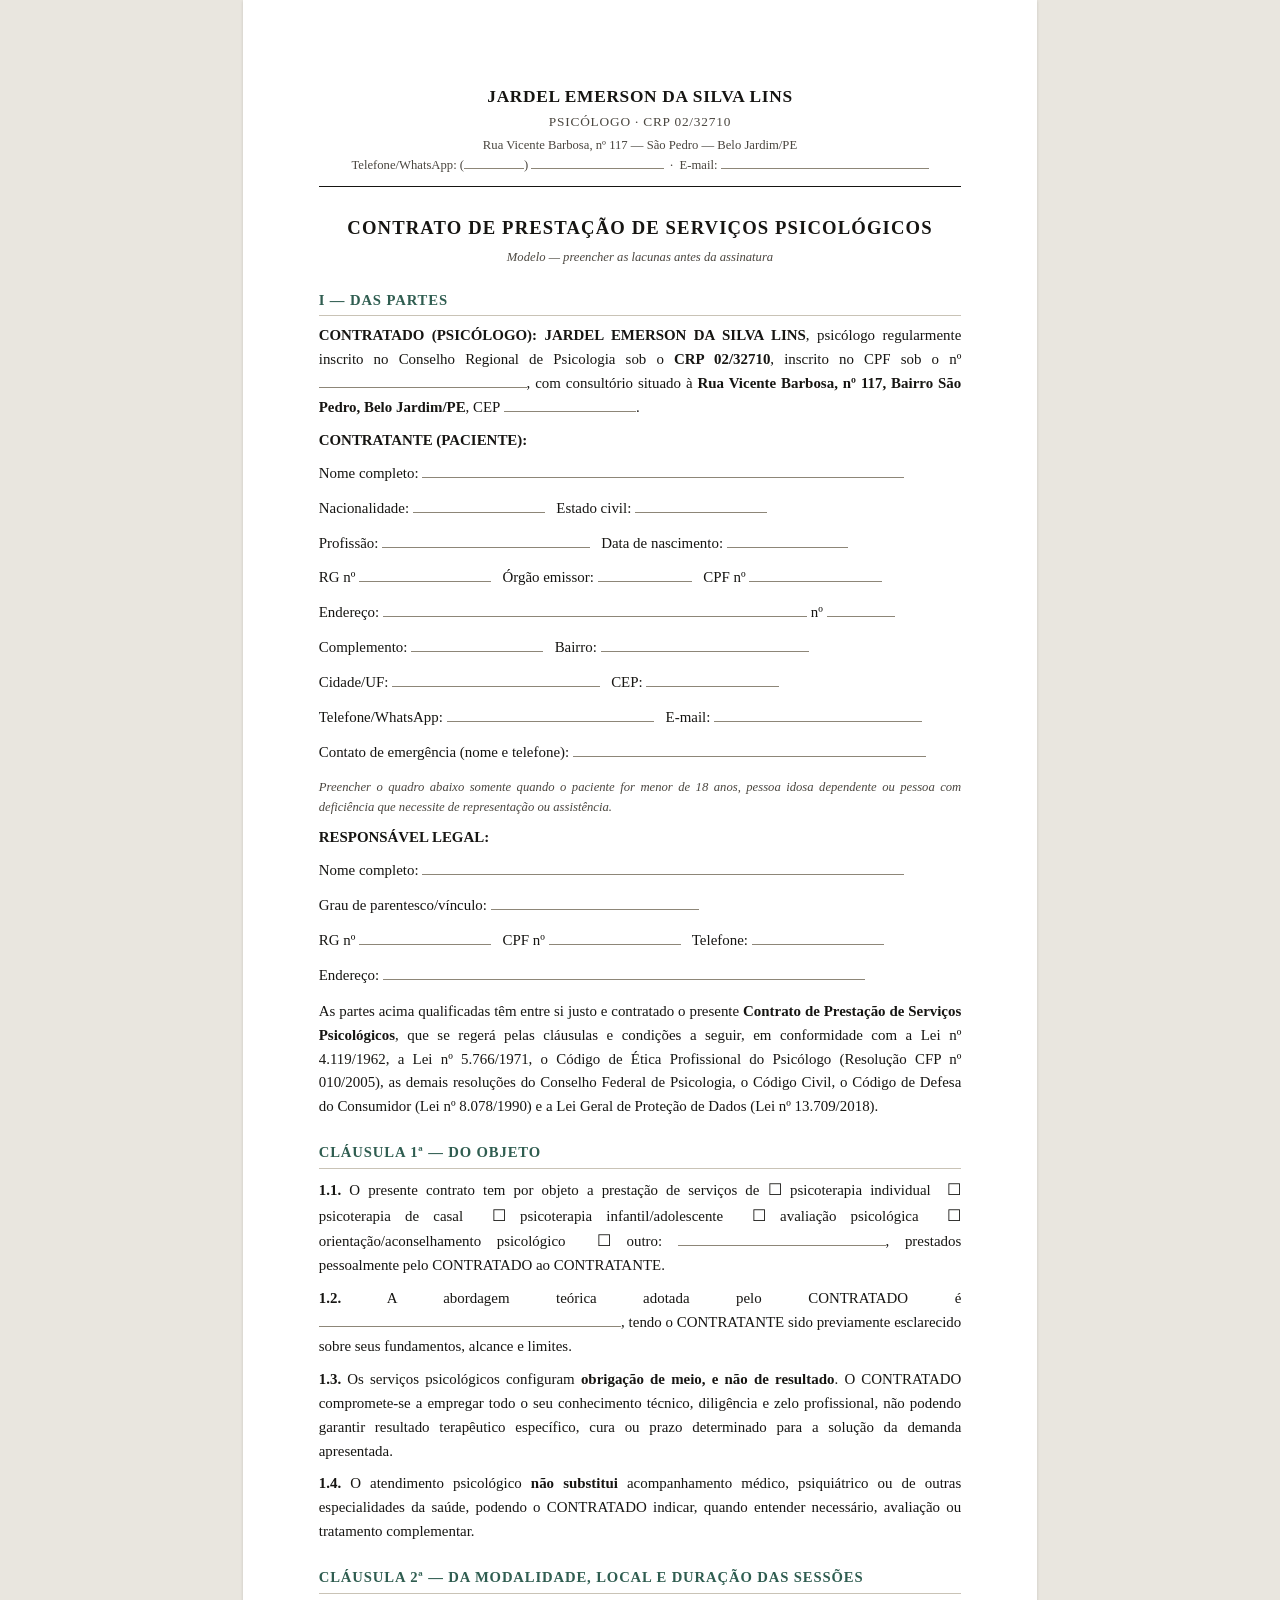
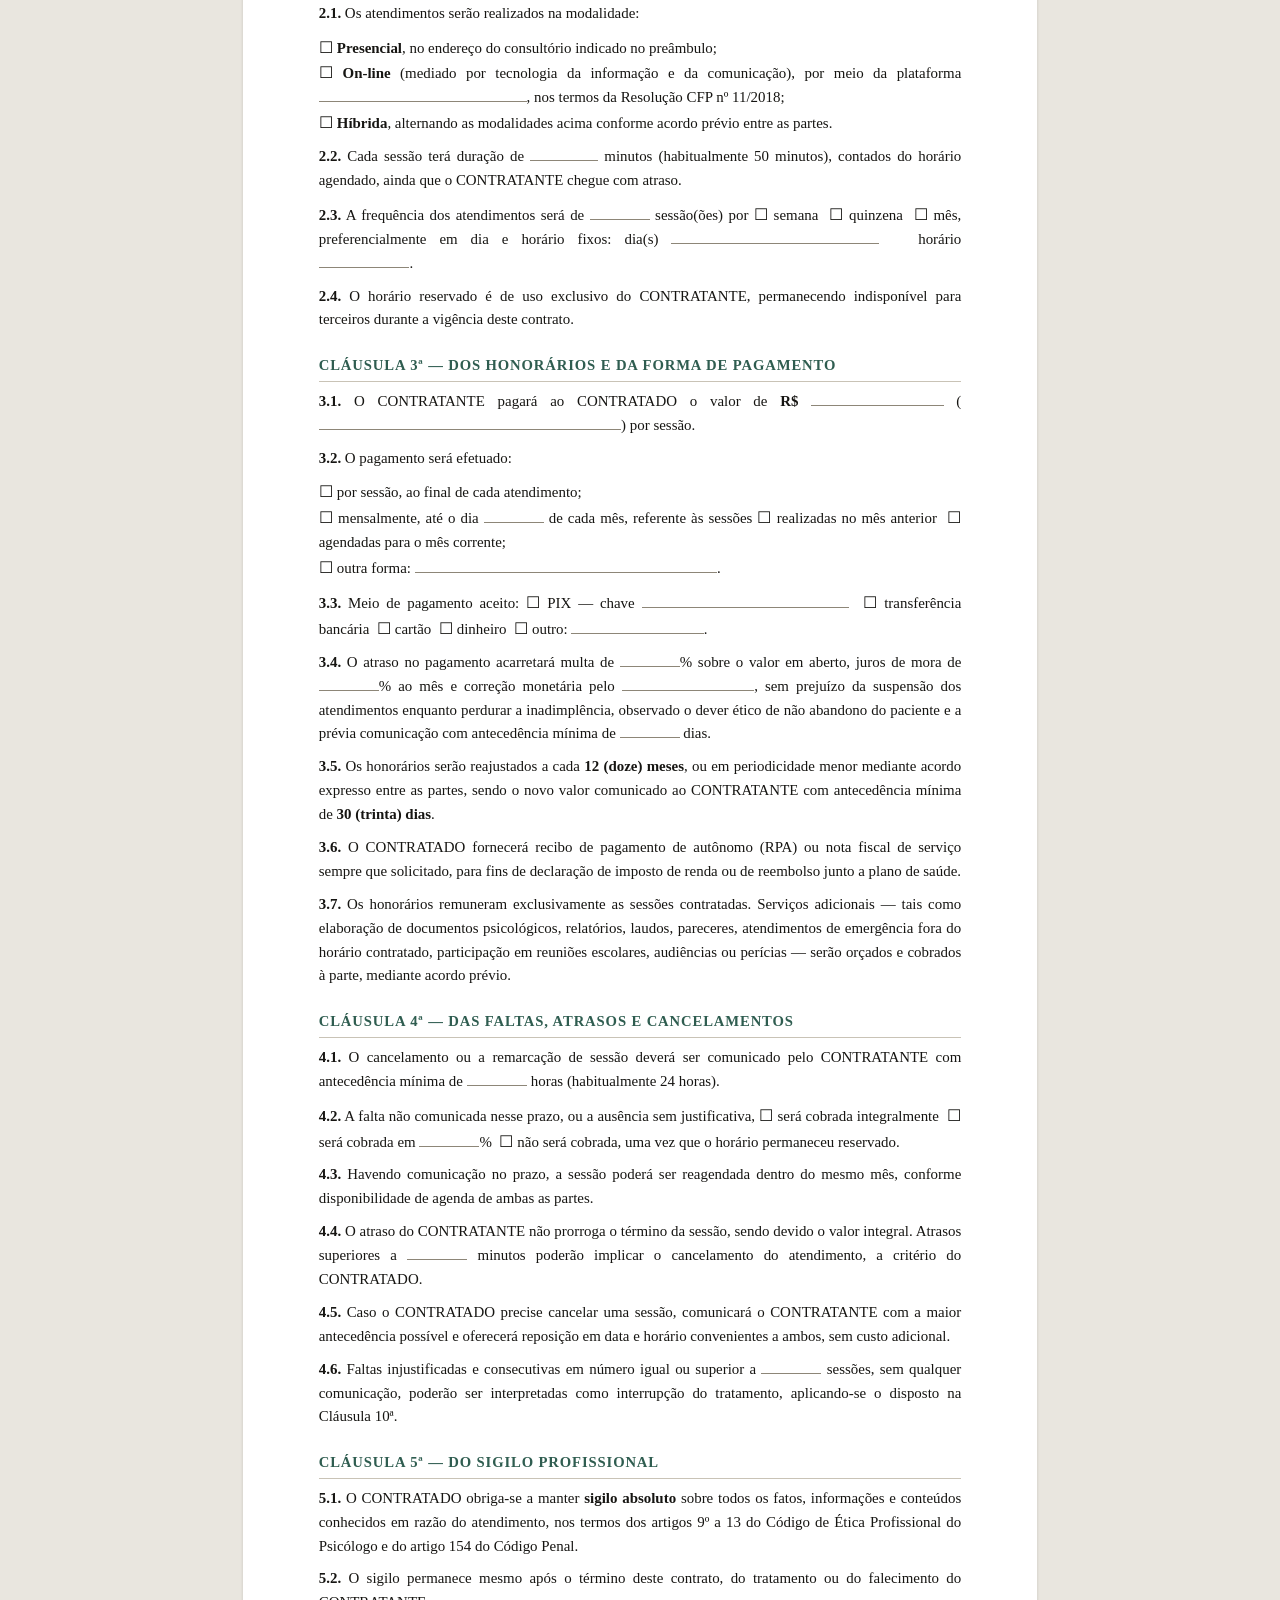
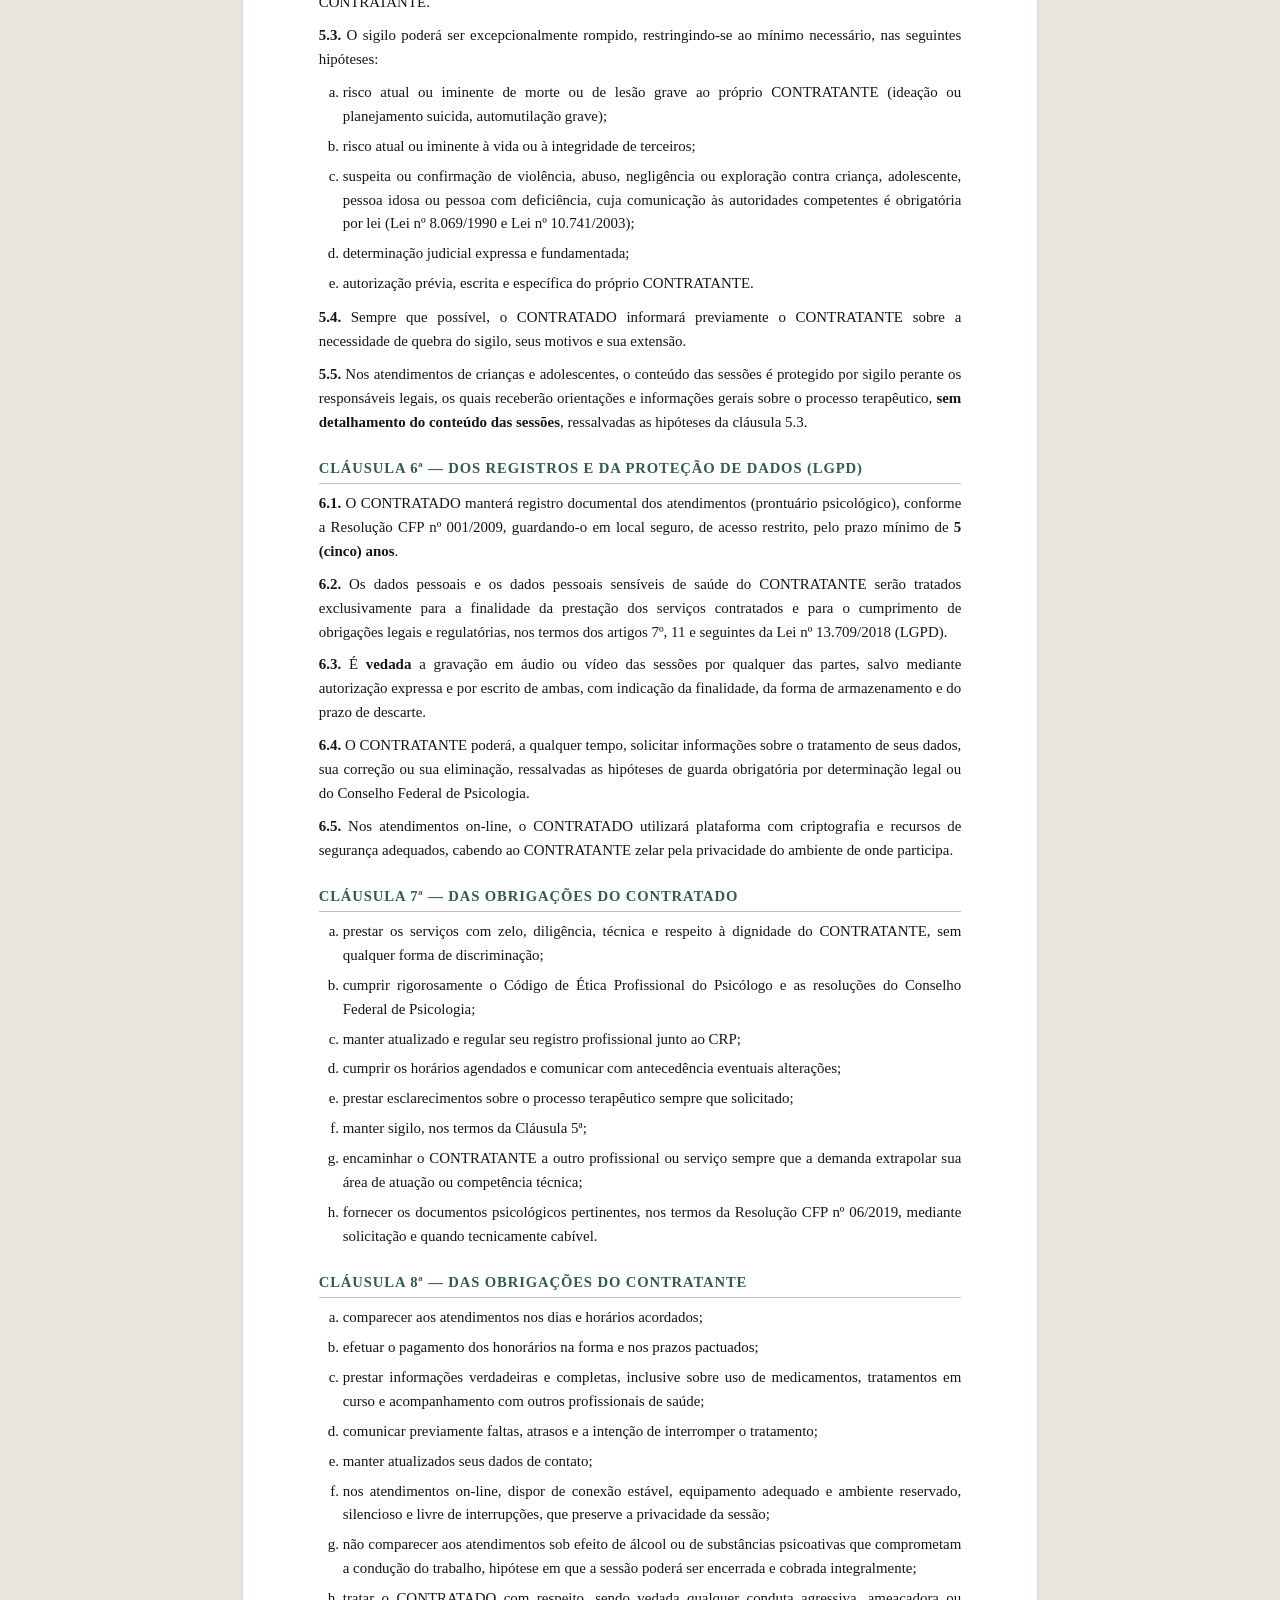
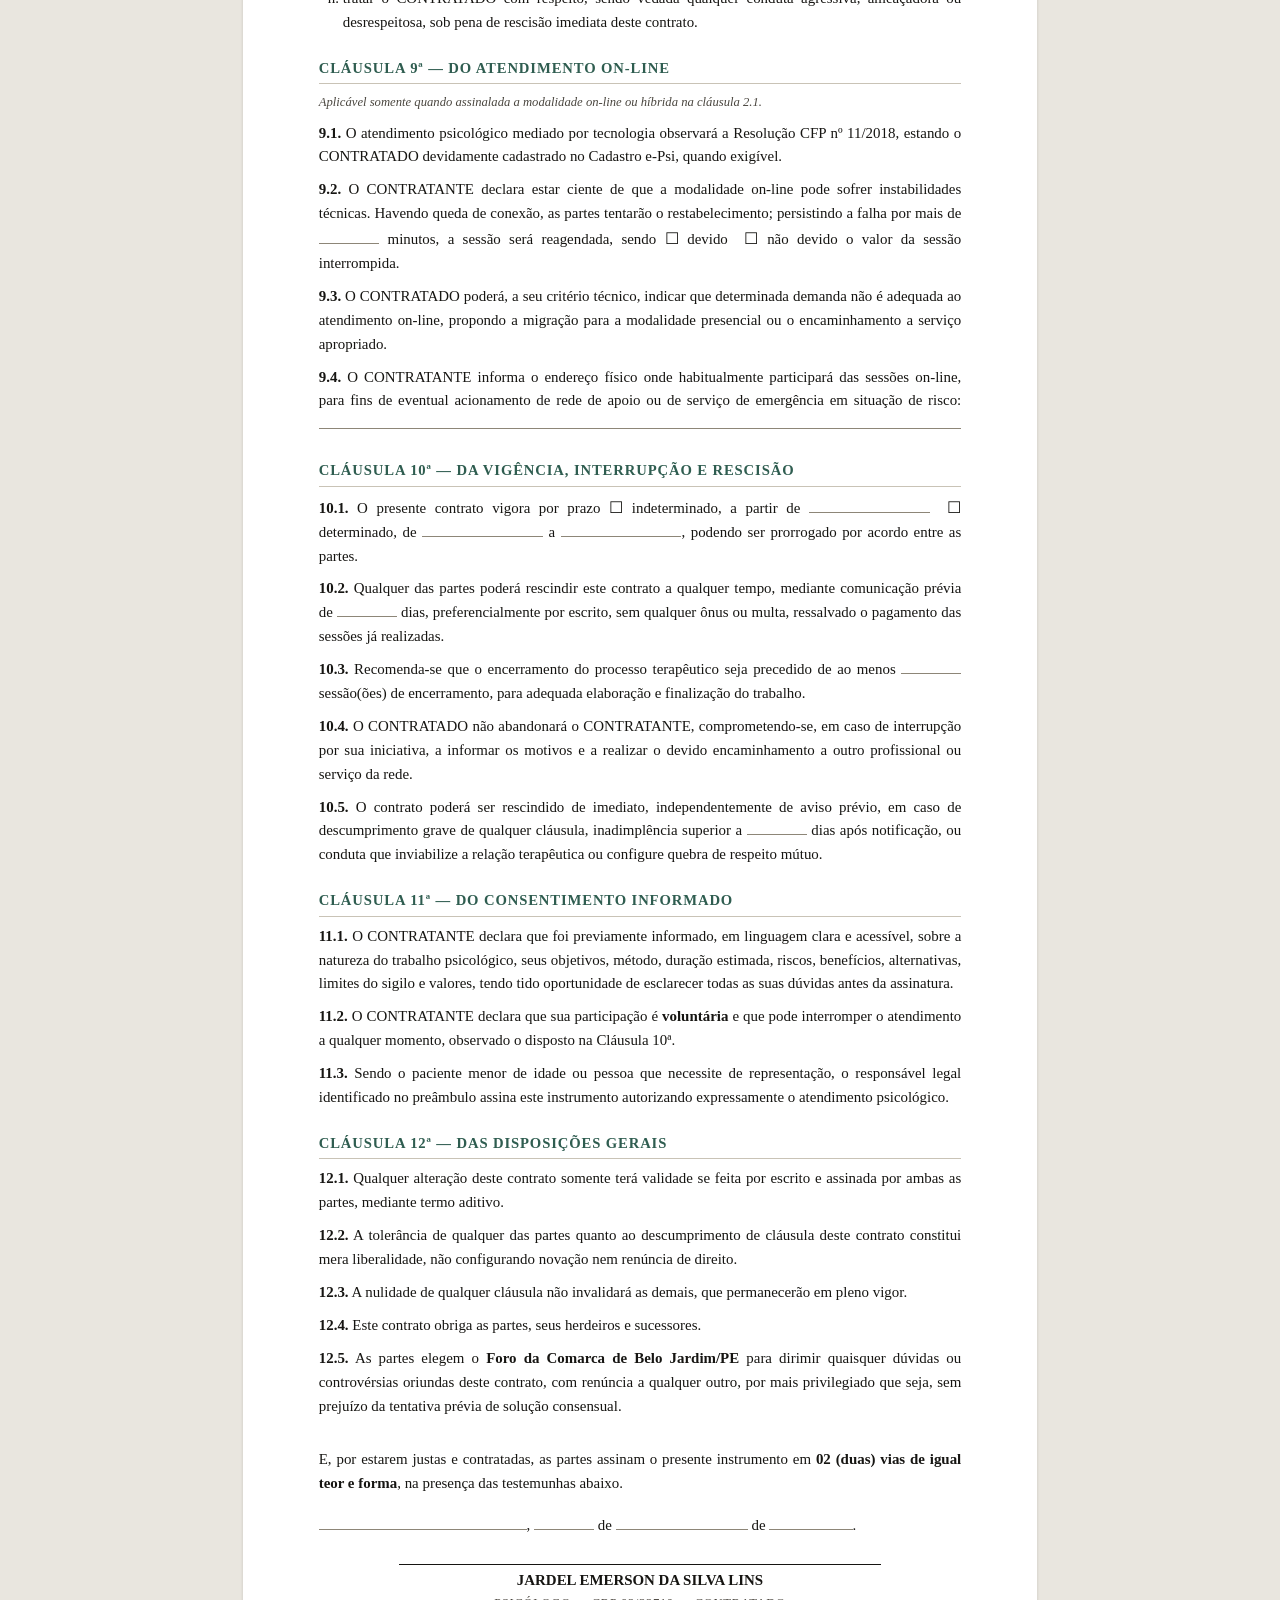
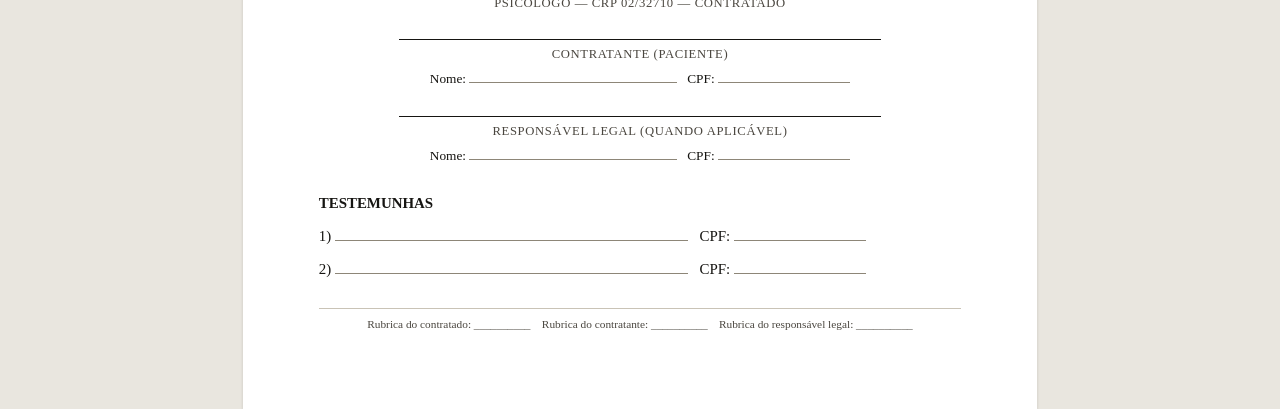
<file: contratos/contrato-psicologia-completo.html>
<!DOCTYPE html>
<html lang="pt-BR">
<head>
<meta charset="UTF-8">
<meta name="viewport" content="width=device-width, initial-scale=1.0">
<title>Contrato de Serviços Psicológicos</title>
<meta name="description" content="Modelo de contrato de prestação de serviços psicológicos com lacunas para preenchimento dos dados do paciente.">
<style>
  :root{
    --ink:#161512; --ink-soft:#4a463f; --rule:#c9c3b6; --paper:#ffffff;
    --accent:#2f5d50; --blank:#8d8678;
  }
  @page{ size:A4; margin:20mm 18mm 18mm 20mm; }
  *{ box-sizing:border-box; }
  html{ -webkit-text-size-adjust:100%; }
  body{
    margin:0; background:#e9e6df; color:var(--ink);
    font-family:"Iowan Old Style","Palatino Linotype",Palatino,Georgia,"Times New Roman",serif;
    font-size:11.2pt; line-height:1.6;
  }
  .folha{
    max-width:210mm; margin:0 auto; background:var(--paper);
    padding:22mm 20mm 20mm; box-shadow:0 1px 3px rgba(0,0,0,.14);
  }
  header.cabecalho{ text-align:center; border-bottom:1.5px solid var(--ink); padding-bottom:10px; margin-bottom:22px; }
  header.cabecalho .prof{ font-size:13pt; font-weight:700; letter-spacing:.04em; }
  header.cabecalho .crp{ font-size:10pt; color:var(--ink-soft); letter-spacing:.06em; text-transform:uppercase; }
  header.cabecalho .end{ font-size:9.5pt; color:var(--ink-soft); margin-top:3px; }
  h1{ font-size:14pt; text-align:center; letter-spacing:.06em; text-transform:uppercase; margin:26px 0 4px; }
  h1 + .sub{ text-align:center; font-size:9.5pt; color:var(--ink-soft); font-style:italic; margin:0 0 22px; }
  h2{
    font-size:11pt; text-transform:uppercase; letter-spacing:.06em; margin:22px 0 8px;
    padding-bottom:3px; border-bottom:1px solid var(--rule); color:var(--accent);
    page-break-after:avoid; break-after:avoid;
  }
  p{ margin:0 0 9px; text-align:justify; }
  p.recuo{ text-indent:0; }
  ol.alineas{ margin:0 0 10px; padding-left:24px; }
  ol.alineas li{ margin-bottom:6px; text-align:justify; }
  b,strong{ font-weight:700; }
  .nota{ font-size:9.5pt; font-style:italic; color:var(--ink-soft); }
  /* lacunas */
  .l{ display:inline-block; border-bottom:1px solid var(--blank); min-width:60px; }
  .l1{ width:35mm; } .l2{ width:55mm; } .l3{ width:80mm; } .l4{ width:100%; }
  .bloco-dados{ margin:0 0 12px; }
  .bloco-dados .linha{ margin-bottom:11px; }
  .cx{ font-size:12pt; letter-spacing:.02em; }
  .destaque{ background:#f4f1e9; border-left:3px solid var(--accent); padding:10px 14px; margin:0 0 12px; }
  .assinaturas{ margin-top:30px; page-break-inside:avoid; break-inside:avoid; }
  .firma{ margin:26px 0 0; text-align:center; }
  .firma .rule{ border-top:1px solid var(--ink); width:75%; margin:0 auto 4px; }
  .firma .nome{ font-weight:700; }
  .firma .cargo{ font-size:9.5pt; color:var(--ink-soft); text-transform:uppercase; letter-spacing:.05em; }
  .firma .campo{ font-size:10pt; margin-top:4px; }
  .testemunhas{ margin-top:26px; }
  .rodape-pagina{ margin-top:26px; border-top:1px solid var(--rule); padding-top:6px; font-size:8.5pt; color:var(--ink-soft); text-align:center; }
  section{ page-break-inside:auto; }
  @media print{
    body{ background:#fff; font-size:10.8pt; }
    .folha{ box-shadow:none; padding:0; max-width:none; }
    .no-print{ display:none !important; }
  }
  @media (max-width:640px){
    .folha{ padding:16px; }
    body{ font-size:12px; line-height:1.55; }
    .l1,.l2,.l3{ width:auto; min-width:40%; }
  }
</style>
</head>
<body>
<div class="folha">

  <header class="cabecalho">
    <div class="prof">JARDEL EMERSON DA SILVA LINS</div>
    <div class="crp">Psicólogo &middot; CRP 02/32710</div>
    <div class="end">Rua Vicente Barbosa, nº 117 — São Pedro — Belo Jardim/PE<br>
      Telefone/WhatsApp: (<span class="l" style="width:14mm"></span>) <span class="l l1"></span> &nbsp;·&nbsp;
      E-mail: <span class="l l2"></span></div>
  </header>

  <h1>Contrato de Prestação de Serviços Psicológicos</h1>
  <p class="sub">Modelo — preencher as lacunas antes da assinatura</p>

  <section>
    <h2>I — Das Partes</h2>

    <p><strong>CONTRATADO (PSICÓLOGO):</strong> <strong>JARDEL EMERSON DA SILVA LINS</strong>,
    psicólogo regularmente inscrito no Conselho Regional de Psicologia sob o
    <strong>CRP 02/32710</strong>, inscrito no CPF sob o nº <span class="l l2"></span>,
    com consultório situado à <strong>Rua Vicente Barbosa, nº 117, Bairro São Pedro,
    Belo Jardim/PE</strong>, CEP <span class="l l1"></span>.</p>

    <p><strong>CONTRATANTE (PACIENTE):</strong></p>
    <div class="bloco-dados">
      <div class="linha">Nome completo: <span class="l" style="width:75%"></span></div>
      <div class="linha">Nacionalidade: <span class="l l1"></span> &nbsp; Estado civil: <span class="l l1"></span></div>
      <div class="linha">Profissão: <span class="l l2"></span> &nbsp; Data de nascimento: <span class="l" style="width:32mm"></span></div>
      <div class="linha">RG nº <span class="l l1"></span> &nbsp; Órgão emissor: <span class="l" style="width:25mm"></span> &nbsp; CPF nº <span class="l l1"></span></div>
      <div class="linha">Endereço: <span class="l" style="width:66%"></span> nº <span class="l" style="width:18mm"></span></div>
      <div class="linha">Complemento: <span class="l l1"></span> &nbsp; Bairro: <span class="l l2"></span></div>
      <div class="linha">Cidade/UF: <span class="l l2"></span> &nbsp; CEP: <span class="l l1"></span></div>
      <div class="linha">Telefone/WhatsApp: <span class="l l2"></span> &nbsp; E-mail: <span class="l l2"></span></div>
      <div class="linha">Contato de emergência (nome e telefone): <span class="l" style="width:55%"></span></div>
    </div>

    <p class="nota">Preencher o quadro abaixo somente quando o paciente for menor de 18 anos,
    pessoa idosa dependente ou pessoa com deficiência que necessite de representação ou assistência.</p>

    <p><strong>RESPONSÁVEL LEGAL:</strong></p>
    <div class="bloco-dados">
      <div class="linha">Nome completo: <span class="l" style="width:75%"></span></div>
      <div class="linha">Grau de parentesco/vínculo: <span class="l l2"></span></div>
      <div class="linha">RG nº <span class="l l1"></span> &nbsp; CPF nº <span class="l l1"></span> &nbsp; Telefone: <span class="l l1"></span></div>
      <div class="linha">Endereço: <span class="l" style="width:75%"></span></div>
    </div>

    <p>As partes acima qualificadas têm entre si justo e contratado o presente
    <strong>Contrato de Prestação de Serviços Psicológicos</strong>, que se regerá pelas cláusulas
    e condições a seguir, em conformidade com a Lei nº 4.119/1962, a Lei nº 5.766/1971, o Código de
    Ética Profissional do Psicólogo (Resolução CFP nº 010/2005), as demais resoluções do Conselho
    Federal de Psicologia, o Código Civil, o Código de Defesa do Consumidor (Lei nº 8.078/1990) e a
    Lei Geral de Proteção de Dados (Lei nº 13.709/2018).</p>
  </section>

  <section>
    <h2>Cláusula 1ª — Do objeto</h2>
    <p><strong>1.1.</strong> O presente contrato tem por objeto a prestação de serviços de
    <span class="cx">☐</span> psicoterapia individual &nbsp;<span class="cx">☐</span> psicoterapia de casal
    &nbsp;<span class="cx">☐</span> psicoterapia infantil/adolescente &nbsp;<span class="cx">☐</span> avaliação psicológica
    &nbsp;<span class="cx">☐</span> orientação/aconselhamento psicológico &nbsp;<span class="cx">☐</span> outro:
    <span class="l l2"></span>, prestados pessoalmente pelo CONTRATADO ao CONTRATANTE.</p>

    <p><strong>1.2.</strong> A abordagem teórica adotada pelo CONTRATADO é
    <span class="l l3"></span>, tendo o CONTRATANTE sido previamente esclarecido sobre seus
    fundamentos, alcance e limites.</p>

    <p><strong>1.3.</strong> Os serviços psicológicos configuram <strong>obrigação de meio, e não de
    resultado</strong>. O CONTRATADO compromete-se a empregar todo o seu conhecimento técnico,
    diligência e zelo profissional, não podendo garantir resultado terapêutico específico, cura ou
    prazo determinado para a solução da demanda apresentada.</p>

    <p><strong>1.4.</strong> O atendimento psicológico <strong>não substitui</strong> acompanhamento
    médico, psiquiátrico ou de outras especialidades da saúde, podendo o CONTRATADO indicar, quando
    entender necessário, avaliação ou tratamento complementar.</p>
  </section>

  <section>
    <h2>Cláusula 2ª — Da modalidade, local e duração das sessões</h2>
    <p><strong>2.1.</strong> Os atendimentos serão realizados na modalidade:</p>
    <p class="recuo"><span class="cx">☐</span> <strong>Presencial</strong>, no endereço do consultório indicado no preâmbulo;<br>
    <span class="cx">☐</span> <strong>On-line</strong> (mediado por tecnologia da informação e da comunicação), por meio da
    plataforma <span class="l l2"></span>, nos termos da Resolução CFP nº 11/2018;<br>
    <span class="cx">☐</span> <strong>Híbrida</strong>, alternando as modalidades acima conforme acordo prévio entre as partes.</p>

    <p><strong>2.2.</strong> Cada sessão terá duração de <span class="l" style="width:18mm"></span> minutos
    (habitualmente 50 minutos), contados do horário agendado, ainda que o CONTRATANTE chegue com atraso.</p>

    <p><strong>2.3.</strong> A frequência dos atendimentos será de <span class="l" style="width:14mm"></span>
    sessão(ões) por <span class="cx">☐</span> semana &nbsp;<span class="cx">☐</span> quinzena &nbsp;<span class="cx">☐</span> mês,
    preferencialmente em dia e horário fixos: dia(s) <span class="l l2"></span> &nbsp; horário
    <span class="l" style="width:24mm"></span>.</p>

    <p><strong>2.4.</strong> O horário reservado é de uso exclusivo do CONTRATANTE, permanecendo
    indisponível para terceiros durante a vigência deste contrato.</p>
  </section>

  <section>
    <h2>Cláusula 3ª — Dos honorários e da forma de pagamento</h2>
    <p><strong>3.1.</strong> O CONTRATANTE pagará ao CONTRATADO o valor de
    <strong>R$ <span class="l l1"></span></strong> (<span class="l l3"></span>) por sessão.</p>

    <p><strong>3.2.</strong> O pagamento será efetuado:</p>
    <p class="recuo"><span class="cx">☐</span> por sessão, ao final de cada atendimento;<br>
    <span class="cx">☐</span> mensalmente, até o dia <span class="l" style="width:14mm"></span> de cada mês, referente às sessões
    <span class="cx">☐</span> realizadas no mês anterior &nbsp;<span class="cx">☐</span> agendadas para o mês corrente;<br>
    <span class="cx">☐</span> outra forma: <span class="l l3"></span>.</p>

    <p><strong>3.3.</strong> Meio de pagamento aceito: <span class="cx">☐</span> PIX — chave
    <span class="l l2"></span> &nbsp;<span class="cx">☐</span> transferência bancária &nbsp;<span class="cx">☐</span> cartão
    &nbsp;<span class="cx">☐</span> dinheiro &nbsp;<span class="cx">☐</span> outro: <span class="l l1"></span>.</p>

    <p><strong>3.4.</strong> O atraso no pagamento acarretará multa de <span class="l" style="width:14mm"></span>%
    sobre o valor em aberto, juros de mora de <span class="l" style="width:14mm"></span>% ao mês e correção
    monetária pelo <span class="l l1"></span>, sem prejuízo da suspensão dos atendimentos enquanto perdurar a
    inadimplência, observado o dever ético de não abandono do paciente e a prévia comunicação com
    antecedência mínima de <span class="l" style="width:14mm"></span> dias.</p>

    <p><strong>3.5.</strong> Os honorários serão reajustados a cada <strong>12 (doze) meses</strong>, ou em
    periodicidade menor mediante acordo expresso entre as partes, sendo o novo valor comunicado ao
    CONTRATANTE com antecedência mínima de <strong>30 (trinta) dias</strong>.</p>

    <p><strong>3.6.</strong> O CONTRATADO fornecerá recibo de pagamento de autônomo (RPA) ou nota fiscal
    de serviço sempre que solicitado, para fins de declaração de imposto de renda ou de reembolso junto
    a plano de saúde.</p>

    <p><strong>3.7.</strong> Os honorários remuneram exclusivamente as sessões contratadas. Serviços
    adicionais — tais como elaboração de documentos psicológicos, relatórios, laudos, pareceres,
    atendimentos de emergência fora do horário contratado, participação em reuniões escolares,
    audiências ou perícias — serão orçados e cobrados à parte, mediante acordo prévio.</p>
  </section>

  <section>
    <h2>Cláusula 4ª — Das faltas, atrasos e cancelamentos</h2>
    <p><strong>4.1.</strong> O cancelamento ou a remarcação de sessão deverá ser comunicado pelo
    CONTRATANTE com antecedência mínima de <span class="l" style="width:16mm"></span> horas
    (habitualmente 24 horas).</p>

    <p><strong>4.2.</strong> A falta não comunicada nesse prazo, ou a ausência sem justificativa,
    <span class="cx">☐</span> será cobrada integralmente &nbsp;<span class="cx">☐</span> será cobrada em
    <span class="l" style="width:14mm"></span>% &nbsp;<span class="cx">☐</span> não será cobrada, uma vez que o
    horário permaneceu reservado.</p>

    <p><strong>4.3.</strong> Havendo comunicação no prazo, a sessão poderá ser reagendada dentro do mesmo
    mês, conforme disponibilidade de agenda de ambas as partes.</p>

    <p><strong>4.4.</strong> O atraso do CONTRATANTE não prorroga o término da sessão, sendo devido o valor
    integral. Atrasos superiores a <span class="l" style="width:16mm"></span> minutos poderão implicar o
    cancelamento do atendimento, a critério do CONTRATADO.</p>

    <p><strong>4.5.</strong> Caso o CONTRATADO precise cancelar uma sessão, comunicará o CONTRATANTE com a
    maior antecedência possível e oferecerá reposição em data e horário convenientes a ambos, sem custo
    adicional.</p>

    <p><strong>4.6.</strong> Faltas injustificadas e consecutivas em número igual ou superior a
    <span class="l" style="width:14mm"></span> sessões, sem qualquer comunicação, poderão ser interpretadas
    como interrupção do tratamento, aplicando-se o disposto na Cláusula 10ª.</p>
  </section>

  <section>
    <h2>Cláusula 5ª — Do sigilo profissional</h2>
    <p><strong>5.1.</strong> O CONTRATADO obriga-se a manter <strong>sigilo absoluto</strong> sobre todos os
    fatos, informações e conteúdos conhecidos em razão do atendimento, nos termos dos artigos 9º a 13 do
    Código de Ética Profissional do Psicólogo e do artigo 154 do Código Penal.</p>

    <p><strong>5.2.</strong> O sigilo permanece mesmo após o término deste contrato, do tratamento ou do
    falecimento do CONTRATANTE.</p>

    <p><strong>5.3.</strong> O sigilo poderá ser excepcionalmente rompido, restringindo-se ao mínimo
    necessário, nas seguintes hipóteses:</p>
    <ol class="alineas" type="a">
      <li>risco atual ou iminente de morte ou de lesão grave ao próprio CONTRATANTE (ideação ou
      planejamento suicida, automutilação grave);</li>
      <li>risco atual ou iminente à vida ou à integridade de terceiros;</li>
      <li>suspeita ou confirmação de violência, abuso, negligência ou exploração contra criança,
      adolescente, pessoa idosa ou pessoa com deficiência, cuja comunicação às autoridades competentes é
      obrigatória por lei (Lei nº 8.069/1990 e Lei nº 10.741/2003);</li>
      <li>determinação judicial expressa e fundamentada;</li>
      <li>autorização prévia, escrita e específica do próprio CONTRATANTE.</li>
    </ol>

    <p><strong>5.4.</strong> Sempre que possível, o CONTRATADO informará previamente o CONTRATANTE sobre a
    necessidade de quebra do sigilo, seus motivos e sua extensão.</p>

    <p><strong>5.5.</strong> Nos atendimentos de crianças e adolescentes, o conteúdo das sessões é protegido
    por sigilo perante os responsáveis legais, os quais receberão orientações e informações gerais sobre o
    processo terapêutico, <strong>sem detalhamento do conteúdo das sessões</strong>, ressalvadas as hipóteses
    da cláusula 5.3.</p>
  </section>

  <section>
    <h2>Cláusula 6ª — Dos registros e da proteção de dados (LGPD)</h2>
    <p><strong>6.1.</strong> O CONTRATADO manterá registro documental dos atendimentos (prontuário
    psicológico), conforme a Resolução CFP nº 001/2009, guardando-o em local seguro, de acesso restrito,
    pelo prazo mínimo de <strong>5 (cinco) anos</strong>.</p>

    <p><strong>6.2.</strong> Os dados pessoais e os dados pessoais sensíveis de saúde do CONTRATANTE serão
    tratados exclusivamente para a finalidade da prestação dos serviços contratados e para o cumprimento de
    obrigações legais e regulatórias, nos termos dos artigos 7º, 11 e seguintes da Lei nº 13.709/2018 (LGPD).</p>

    <p><strong>6.3.</strong> É <strong>vedada</strong> a gravação em áudio ou vídeo das sessões por qualquer
    das partes, salvo mediante autorização expressa e por escrito de ambas, com indicação da finalidade, da
    forma de armazenamento e do prazo de descarte.</p>

    <p><strong>6.4.</strong> O CONTRATANTE poderá, a qualquer tempo, solicitar informações sobre o tratamento
    de seus dados, sua correção ou sua eliminação, ressalvadas as hipóteses de guarda obrigatória por
    determinação legal ou do Conselho Federal de Psicologia.</p>

    <p><strong>6.5.</strong> Nos atendimentos on-line, o CONTRATADO utilizará plataforma com criptografia e
    recursos de segurança adequados, cabendo ao CONTRATANTE zelar pela privacidade do ambiente de onde
    participa.</p>
  </section>

  <section>
    <h2>Cláusula 7ª — Das obrigações do contratado</h2>
    <ol class="alineas" type="a">
      <li>prestar os serviços com zelo, diligência, técnica e respeito à dignidade do CONTRATANTE, sem
      qualquer forma de discriminação;</li>
      <li>cumprir rigorosamente o Código de Ética Profissional do Psicólogo e as resoluções do Conselho
      Federal de Psicologia;</li>
      <li>manter atualizado e regular seu registro profissional junto ao CRP;</li>
      <li>cumprir os horários agendados e comunicar com antecedência eventuais alterações;</li>
      <li>prestar esclarecimentos sobre o processo terapêutico sempre que solicitado;</li>
      <li>manter sigilo, nos termos da Cláusula 5ª;</li>
      <li>encaminhar o CONTRATANTE a outro profissional ou serviço sempre que a demanda extrapolar sua área
      de atuação ou competência técnica;</li>
      <li>fornecer os documentos psicológicos pertinentes, nos termos da Resolução CFP nº 06/2019, mediante
      solicitação e quando tecnicamente cabível.</li>
    </ol>
  </section>

  <section>
    <h2>Cláusula 8ª — Das obrigações do contratante</h2>
    <ol class="alineas" type="a">
      <li>comparecer aos atendimentos nos dias e horários acordados;</li>
      <li>efetuar o pagamento dos honorários na forma e nos prazos pactuados;</li>
      <li>prestar informações verdadeiras e completas, inclusive sobre uso de medicamentos, tratamentos em
      curso e acompanhamento com outros profissionais de saúde;</li>
      <li>comunicar previamente faltas, atrasos e a intenção de interromper o tratamento;</li>
      <li>manter atualizados seus dados de contato;</li>
      <li>nos atendimentos on-line, dispor de conexão estável, equipamento adequado e ambiente reservado,
      silencioso e livre de interrupções, que preserve a privacidade da sessão;</li>
      <li>não comparecer aos atendimentos sob efeito de álcool ou de substâncias psicoativas que comprometam
      a condução do trabalho, hipótese em que a sessão poderá ser encerrada e cobrada integralmente;</li>
      <li>tratar o CONTRATADO com respeito, sendo vedada qualquer conduta agressiva, ameaçadora ou
      desrespeitosa, sob pena de rescisão imediata deste contrato.</li>
    </ol>
  </section>

  <section>
    <h2>Cláusula 9ª — Do atendimento on-line</h2>
    <p class="nota">Aplicável somente quando assinalada a modalidade on-line ou híbrida na cláusula 2.1.</p>

    <p><strong>9.1.</strong> O atendimento psicológico mediado por tecnologia observará a Resolução CFP
    nº 11/2018, estando o CONTRATADO devidamente cadastrado no Cadastro e-Psi, quando exigível.</p>

    <p><strong>9.2.</strong> O CONTRATANTE declara estar ciente de que a modalidade on-line pode sofrer
    instabilidades técnicas. Havendo queda de conexão, as partes tentarão o restabelecimento; persistindo a
    falha por mais de <span class="l" style="width:16mm"></span> minutos, a sessão será reagendada, sendo
    <span class="cx">☐</span> devido &nbsp;<span class="cx">☐</span> não devido o valor da sessão interrompida.</p>

    <p><strong>9.3.</strong> O CONTRATADO poderá, a seu critério técnico, indicar que determinada demanda não
    é adequada ao atendimento on-line, propondo a migração para a modalidade presencial ou o encaminhamento a
    serviço apropriado.</p>

    <p><strong>9.4.</strong> O CONTRATANTE informa o endereço físico onde habitualmente participará das
    sessões on-line, para fins de eventual acionamento de rede de apoio ou de serviço de emergência em
    situação de risco: <span class="l" style="width:100%"></span></p>
  </section>

  <section>
    <h2>Cláusula 10ª — Da vigência, interrupção e rescisão</h2>
    <p><strong>10.1.</strong> O presente contrato vigora por prazo <span class="cx">☐</span> indeterminado, a
    partir de <span class="l" style="width:32mm"></span> &nbsp;<span class="cx">☐</span> determinado, de
    <span class="l" style="width:32mm"></span> a <span class="l" style="width:32mm"></span>, podendo ser
    prorrogado por acordo entre as partes.</p>

    <p><strong>10.2.</strong> Qualquer das partes poderá rescindir este contrato a qualquer tempo, mediante
    comunicação prévia de <span class="l" style="width:14mm"></span> dias, preferencialmente por escrito, sem
    qualquer ônus ou multa, ressalvado o pagamento das sessões já realizadas.</p>

    <p><strong>10.3.</strong> Recomenda-se que o encerramento do processo terapêutico seja precedido de ao
    menos <span class="l" style="width:14mm"></span> sessão(ões) de encerramento, para adequada elaboração e
    finalização do trabalho.</p>

    <p><strong>10.4.</strong> O CONTRATADO não abandonará o CONTRATANTE, comprometendo-se, em caso de
    interrupção por sua iniciativa, a informar os motivos e a realizar o devido encaminhamento a outro
    profissional ou serviço da rede.</p>

    <p><strong>10.5.</strong> O contrato poderá ser rescindido de imediato, independentemente de aviso prévio,
    em caso de descumprimento grave de qualquer cláusula, inadimplência superior a
    <span class="l" style="width:14mm"></span> dias após notificação, ou conduta que inviabilize a relação
    terapêutica ou configure quebra de respeito mútuo.</p>
  </section>

  <section>
    <h2>Cláusula 11ª — Do consentimento informado</h2>
    <p><strong>11.1.</strong> O CONTRATANTE declara que foi previamente informado, em linguagem clara e
    acessível, sobre a natureza do trabalho psicológico, seus objetivos, método, duração estimada, riscos,
    benefícios, alternativas, limites do sigilo e valores, tendo tido oportunidade de esclarecer todas as suas
    dúvidas antes da assinatura.</p>

    <p><strong>11.2.</strong> O CONTRATANTE declara que sua participação é <strong>voluntária</strong> e que
    pode interromper o atendimento a qualquer momento, observado o disposto na Cláusula 10ª.</p>

    <p><strong>11.3.</strong> Sendo o paciente menor de idade ou pessoa que necessite de representação, o
    responsável legal identificado no preâmbulo assina este instrumento autorizando expressamente o
    atendimento psicológico.</p>
  </section>

  <section>
    <h2>Cláusula 12ª — Das disposições gerais</h2>
    <p><strong>12.1.</strong> Qualquer alteração deste contrato somente terá validade se feita por escrito e
    assinada por ambas as partes, mediante termo aditivo.</p>
    <p><strong>12.2.</strong> A tolerância de qualquer das partes quanto ao descumprimento de cláusula deste
    contrato constitui mera liberalidade, não configurando novação nem renúncia de direito.</p>
    <p><strong>12.3.</strong> A nulidade de qualquer cláusula não invalidará as demais, que permanecerão em
    pleno vigor.</p>
    <p><strong>12.4.</strong> Este contrato obriga as partes, seus herdeiros e sucessores.</p>
    <p><strong>12.5.</strong> As partes elegem o <strong>Foro da Comarca de Belo Jardim/PE</strong> para
    dirimir quaisquer dúvidas ou controvérsias oriundas deste contrato, com renúncia a qualquer outro, por
    mais privilegiado que seja, sem prejuízo da tentativa prévia de solução consensual.</p>
  </section>

  <div class="assinaturas">
    <p>E, por estarem justas e contratadas, as partes assinam o presente instrumento em
    <strong>02 (duas) vias de igual teor e forma</strong>, na presença das testemunhas abaixo.</p>

    <p style="margin-top:18px"><span class="l l2"></span>, <span class="l" style="width:14mm"></span> de
    <span class="l l1"></span> de <span class="l" style="width:22mm"></span>.</p>

    <div class="firma">
      <div class="rule"></div>
      <div class="nome">JARDEL EMERSON DA SILVA LINS</div>
      <div class="cargo">Psicólogo — CRP 02/32710 — Contratado</div>
    </div>

    <div class="firma">
      <div class="rule"></div>
      <div class="cargo">Contratante (paciente)</div>
      <div class="campo">Nome: <span class="l l2"></span> &nbsp; CPF: <span class="l l1"></span></div>
    </div>

    <div class="firma">
      <div class="rule"></div>
      <div class="cargo">Responsável legal (quando aplicável)</div>
      <div class="campo">Nome: <span class="l l2"></span> &nbsp; CPF: <span class="l l1"></span></div>
    </div>

    <div class="testemunhas">
      <p><strong>TESTEMUNHAS</strong></p>
      <p>1) <span class="l" style="width:55%"></span> &nbsp; CPF: <span class="l l1"></span></p>
      <p>2) <span class="l" style="width:55%"></span> &nbsp; CPF: <span class="l l1"></span></p>
    </div>
  </div>

  <div class="rodape-pagina">
    Rubrica do contratado: __________ &nbsp;&nbsp; Rubrica do contratante: __________ &nbsp;&nbsp;
    Rubrica do responsável legal: __________
  </div>

</div>
</body>
</html>
</file>
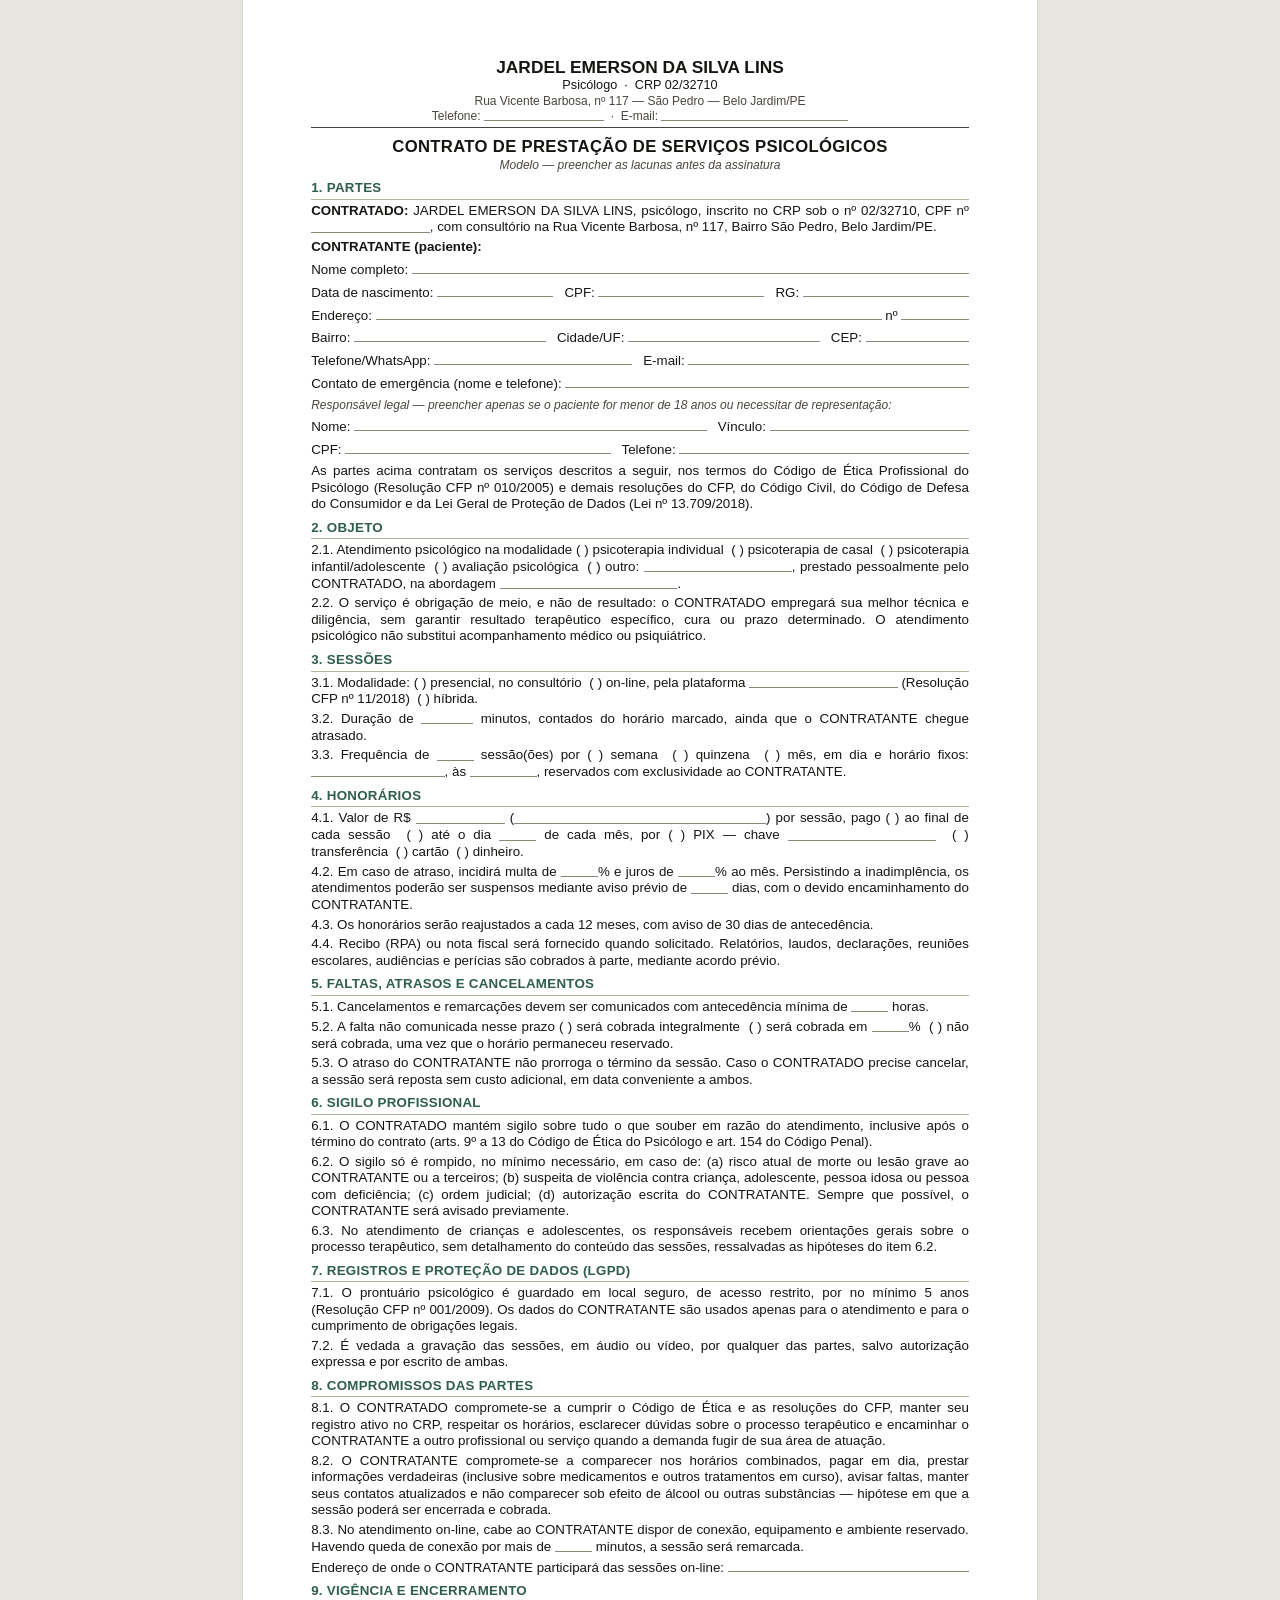
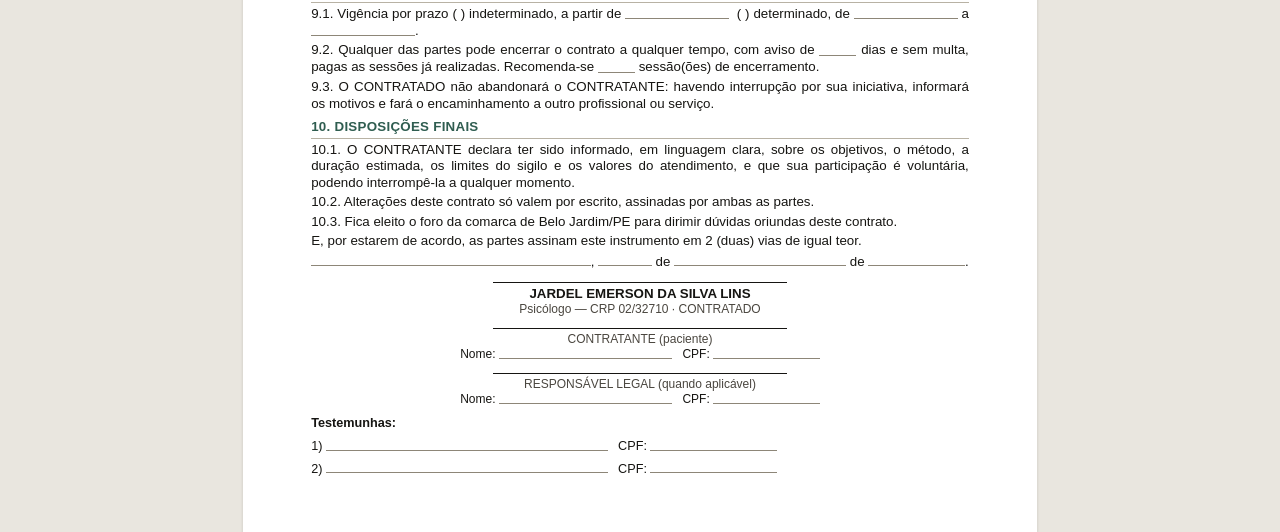
<file: contratos/contrato-psicologia-resumido.html>
<!DOCTYPE html>
<html lang="pt-BR">
<head>
<meta charset="UTF-8">
<meta name="viewport" content="width=device-width, initial-scale=1.0">
<title>Contrato Psicológico Resumido</title>
<meta name="description" content="Versão enxuta do contrato de prestação de serviços psicológicos, com lacunas para preenchimento.">
<style>
  :root{ --ink:#161512; --soft:#4a463f; --rule:#b8b2a4; --accent:#2f5d50; --blank:#8d8678; }
  @page{ size:A4; margin:15mm 18mm 13mm; }
  *{ box-sizing:border-box; }
  body{ margin:0; background:#e9e6df; color:var(--ink);
    font-family:Calibri,Carlito,"Liberation Sans",Arial,sans-serif; font-size:10pt; line-height:1.24; }
  .folha{ max-width:210mm; margin:0 auto; background:#fff; padding:15mm 18mm 13mm;
    box-shadow:0 1px 3px rgba(0,0,0,.14); }
  .cab{ text-align:center; border-bottom:1px solid #444; padding-bottom:3px; }
  .cab .nome{ font-size:13pt; font-weight:700; }
  .cab .crp{ font-size:9.5pt; }
  .cab .end{ font-size:9pt; color:var(--soft); }
  h1{ font-size:12.5pt; text-align:center; text-transform:uppercase; letter-spacing:.02em; margin:9px 0 1px; }
  .sub{ text-align:center; font-size:9pt; font-style:italic; color:var(--soft); margin:0 0 5px; }
  h2{ font-size:10pt; color:var(--accent); text-transform:uppercase; letter-spacing:.02em;
    margin:7px 0 3px; padding-bottom:2px; border-bottom:1px solid var(--rule);
    page-break-after:avoid; break-after:avoid; }
  p{ margin:0 0 3px; text-align:justify; }
  p.campo{ text-align:left; margin-bottom:5px; display:flex; align-items:baseline; }
  p.campo .t{ white-space:pre; flex:none; }
  p.campo .l{ flex:1 1 0; min-width:12mm; }
  p.nota{ text-align:left; font-size:9pt; font-style:italic; color:var(--soft); margin:3px 0 5px; }
  .l{ display:inline-block; border-bottom:1px solid var(--blank); height:1em; vertical-align:-1px; }
  .firma{ text-align:center; margin-top:11px; page-break-inside:avoid; break-inside:avoid; }
  .firma .traco{ border-top:1px solid var(--ink); width:78mm; margin:0 auto 3px; }
  .firma .nome{ font-weight:700; }
  .firma .cargo{ font-size:9pt; color:var(--soft); }
  .firma .dados{ font-size:9pt; }
  .test{ margin-top:10px; font-size:9.5pt; }
  .test p{ margin:0 0 6px; text-align:left; }
  .fim{ page-break-inside:avoid; break-inside:avoid; }
  @media print{ body{ background:#fff; } .folha{ box-shadow:none; padding:0; max-width:none; } }
  @media (max-width:640px){ .folha{ padding:16px; } body{ font-size:12px; line-height:1.45; }
    .l{ max-width:100%; } }
</style>
</head>
<body>
<div class="folha">

  <div class="cab">
    <div class="nome">JARDEL EMERSON DA SILVA LINS</div>
    <div class="crp">Psicólogo &nbsp;·&nbsp; CRP 02/32710</div>
    <div class="end">Rua Vicente Barbosa, nº 117 — São Pedro — Belo Jardim/PE</div>
    <div class="end">Telefone: <span class="l" style="width:18ch"></span> &nbsp;·&nbsp; E-mail: <span class="l" style="width:28ch"></span></div>
  </div>

  <h1>Contrato de Prestação de Serviços Psicológicos</h1>
  <p class="sub">Modelo — preencher as lacunas antes da assinatura</p>

  <h2>1. Partes</h2>
  <p><b>CONTRATADO:</b> JARDEL EMERSON DA SILVA LINS, psicólogo, inscrito no CRP sob o nº 02/32710, CPF nº <span class="l" style="width:16ch"></span>, com consultório na Rua Vicente Barbosa, nº 117, Bairro São Pedro, Belo Jardim/PE.</p>
  <p class="campo"><b class="t">CONTRATANTE (paciente):</b></p>
  <p class="campo"><span class="t">Nome completo: </span><span class="l" style="flex-grow:72"></span></p>
  <p class="campo"><span class="t">Data de nascimento: </span><span class="l" style="flex-grow:14"></span><span class="t">   CPF: </span><span class="l" style="flex-grow:20"></span><span class="t">   RG: </span><span class="l" style="flex-grow:20"></span></p>
  <p class="campo"><span class="t">Endereço: </span><span class="l" style="flex-grow:60"></span><span class="t"> nº </span><span class="l" style="flex-grow:8"></span></p>
  <p class="campo"><span class="t">Bairro: </span><span class="l" style="flex-grow:26"></span><span class="t">   Cidade/UF: </span><span class="l" style="flex-grow:26"></span><span class="t">   CEP: </span><span class="l" style="flex-grow:14"></span></p>
  <p class="campo"><span class="t">Telefone/WhatsApp: </span><span class="l" style="flex-grow:24"></span><span class="t">   E-mail: </span><span class="l" style="flex-grow:34"></span></p>
  <p class="campo"><span class="t">Contato de emergência (nome e telefone): </span><span class="l" style="flex-grow:50"></span></p>
  <p class="nota">Responsável legal — preencher apenas se o paciente for menor de 18 anos ou necessitar de representação:</p>
  <p class="campo"><span class="t">Nome: </span><span class="l" style="flex-grow:46"></span><span class="t">   Vínculo: </span><span class="l" style="flex-grow:26"></span></p>
  <p class="campo"><span class="t">CPF: </span><span class="l" style="flex-grow:22"></span><span class="t">   Telefone: </span><span class="l" style="flex-grow:24"></span></p>
  <p>As partes acima contratam os serviços descritos a seguir, nos termos do Código de Ética Profissional do Psicólogo (Resolução CFP nº 010/2005) e demais resoluções do CFP, do Código Civil, do Código de Defesa do Consumidor e da Lei Geral de Proteção de Dados (Lei nº 13.709/2018).</p>
  <h2>2. Objeto</h2>
  <p>2.1. Atendimento psicológico na modalidade ( ) psicoterapia individual&nbsp;&nbsp;( ) psicoterapia de casal&nbsp;&nbsp;( ) psicoterapia infantil/adolescente&nbsp;&nbsp;( ) avaliação psicológica&nbsp;&nbsp;( ) outro: <span class="l" style="width:20ch"></span>, prestado pessoalmente pelo CONTRATADO, na abordagem <span class="l" style="width:24ch"></span>.</p>
  <p>2.2. O serviço é obrigação de meio, e não de resultado: o CONTRATADO empregará sua melhor técnica e diligência, sem garantir resultado terapêutico específico, cura ou prazo determinado. O atendimento psicológico não substitui acompanhamento médico ou psiquiátrico.</p>
  <h2>3. Sessões</h2>
  <p>3.1. Modalidade: ( ) presencial, no consultório&nbsp;&nbsp;( ) on-line, pela plataforma <span class="l" style="width:20ch"></span> (Resolução CFP nº 11/2018)&nbsp;&nbsp;( ) híbrida.</p>
  <p>3.2. Duração de <span class="l" style="width:7ch"></span> minutos, contados do horário marcado, ainda que o CONTRATANTE chegue atrasado.</p>
  <p>3.3. Frequência de <span class="l" style="width:5ch"></span> sessão(ões) por ( ) semana&nbsp;&nbsp;( ) quinzena&nbsp;&nbsp;( ) mês, em dia e horário fixos: <span class="l" style="width:18ch"></span>, às <span class="l" style="width:9ch"></span>, reservados com exclusividade ao CONTRATANTE.</p>
  <h2>4. Honorários</h2>
  <p>4.1. Valor de R$ <span class="l" style="width:12ch"></span> (<span class="l" style="width:34ch"></span>) por sessão, pago ( ) ao final de cada sessão&nbsp;&nbsp;( ) até o dia <span class="l" style="width:5ch"></span> de cada mês, por ( ) PIX — chave <span class="l" style="width:20ch"></span>&nbsp;&nbsp;( ) transferência&nbsp;&nbsp;( ) cartão&nbsp;&nbsp;( ) dinheiro.</p>
  <p>4.2. Em caso de atraso, incidirá multa de <span class="l" style="width:5ch"></span>% e juros de <span class="l" style="width:5ch"></span>% ao mês. Persistindo a inadimplência, os atendimentos poderão ser suspensos mediante aviso prévio de <span class="l" style="width:5ch"></span> dias, com o devido encaminhamento do CONTRATANTE.</p>
  <p>4.3. Os honorários serão reajustados a cada 12 meses, com aviso de 30 dias de antecedência.</p>
  <p>4.4. Recibo (RPA) ou nota fiscal será fornecido quando solicitado. Relatórios, laudos, declarações, reuniões escolares, audiências e perícias são cobrados à parte, mediante acordo prévio.</p>
  <h2>5. Faltas, atrasos e cancelamentos</h2>
  <p>5.1. Cancelamentos e remarcações devem ser comunicados com antecedência mínima de <span class="l" style="width:5ch"></span> horas.</p>
  <p>5.2. A falta não comunicada nesse prazo ( ) será cobrada integralmente&nbsp;&nbsp;( ) será cobrada em <span class="l" style="width:5ch"></span>%&nbsp;&nbsp;( ) não será cobrada, uma vez que o horário permaneceu reservado.</p>
  <p>5.3. O atraso do CONTRATANTE não prorroga o término da sessão. Caso o CONTRATADO precise cancelar, a sessão será reposta sem custo adicional, em data conveniente a ambos.</p>
  <h2>6. Sigilo profissional</h2>
  <p>6.1. O CONTRATADO mantém sigilo sobre tudo o que souber em razão do atendimento, inclusive após o término do contrato (arts. 9º a 13 do Código de Ética do Psicólogo e art. 154 do Código Penal).</p>
  <p>6.2. O sigilo só é rompido, no mínimo necessário, em caso de: (a) risco atual de morte ou lesão grave ao CONTRATANTE ou a terceiros; (b) suspeita de violência contra criança, adolescente, pessoa idosa ou pessoa com deficiência; (c) ordem judicial; (d) autorização escrita do CONTRATANTE. Sempre que possível, o CONTRATANTE será avisado previamente.</p>
  <p>6.3. No atendimento de crianças e adolescentes, os responsáveis recebem orientações gerais sobre o processo terapêutico, sem detalhamento do conteúdo das sessões, ressalvadas as hipóteses do item 6.2.</p>
  <h2>7. Registros e proteção de dados (LGPD)</h2>
  <p>7.1. O prontuário psicológico é guardado em local seguro, de acesso restrito, por no mínimo 5 anos (Resolução CFP nº 001/2009). Os dados do CONTRATANTE são usados apenas para o atendimento e para o cumprimento de obrigações legais.</p>
  <p>7.2. É vedada a gravação das sessões, em áudio ou vídeo, por qualquer das partes, salvo autorização expressa e por escrito de ambas.</p>
  <h2>8. Compromissos das partes</h2>
  <p>8.1. O CONTRATADO compromete-se a cumprir o Código de Ética e as resoluções do CFP, manter seu registro ativo no CRP, respeitar os horários, esclarecer dúvidas sobre o processo terapêutico e encaminhar o CONTRATANTE a outro profissional ou serviço quando a demanda fugir de sua área de atuação.</p>
  <p>8.2. O CONTRATANTE compromete-se a comparecer nos horários combinados, pagar em dia, prestar informações verdadeiras (inclusive sobre medicamentos e outros tratamentos em curso), avisar faltas, manter seus contatos atualizados e não comparecer sob efeito de álcool ou outras substâncias — hipótese em que a sessão poderá ser encerrada e cobrada.</p>
  <p>8.3. No atendimento on-line, cabe ao CONTRATANTE dispor de conexão, equipamento e ambiente reservado. Havendo queda de conexão por mais de <span class="l" style="width:5ch"></span> minutos, a sessão será remarcada.</p>
  <p class="campo"><span class="t">Endereço de onde o CONTRATANTE participará das sessões on-line: </span><span class="l" style="flex-grow:42"></span></p>
  <h2>9. Vigência e encerramento</h2>
  <p>9.1. Vigência por prazo ( ) indeterminado, a partir de <span class="l" style="width:14ch"></span>&nbsp;&nbsp;( ) determinado, de <span class="l" style="width:14ch"></span> a <span class="l" style="width:14ch"></span>.</p>
  <p>9.2. Qualquer das partes pode encerrar o contrato a qualquer tempo, com aviso de <span class="l" style="width:5ch"></span> dias e sem multa, pagas as sessões já realizadas. Recomenda-se <span class="l" style="width:5ch"></span> sessão(ões) de encerramento.</p>
  <p>9.3. O CONTRATADO não abandonará o CONTRATANTE: havendo interrupção por sua iniciativa, informará os motivos e fará o encaminhamento a outro profissional ou serviço.</p>
  <h2>10. Disposições finais</h2>
  <p>10.1. O CONTRATANTE declara ter sido informado, em linguagem clara, sobre os objetivos, o método, a duração estimada, os limites do sigilo e os valores do atendimento, e que sua participação é voluntária, podendo interrompê-la a qualquer momento.</p>
  <p>10.2. Alterações deste contrato só valem por escrito, assinadas por ambas as partes.</p>
  <p>10.3. Fica eleito o foro da comarca de Belo Jardim/PE para dirimir dúvidas oriundas deste contrato.</p>
  <p>E, por estarem de acordo, as partes assinam este instrumento em 2 (duas) vias de igual teor.</p>
  <p class="campo"><span class="l" style="flex-grow:26"></span><span class="t">, </span><span class="l" style="flex-grow:5"></span><span class="t"> de </span><span class="l" style="flex-grow:16"></span><span class="t"> de </span><span class="l" style="flex-grow:9"></span><span class="t">.</span></p>

  <div class="fim">
  <div class="firma"><div class="traco"></div>
    <div class="nome">JARDEL EMERSON DA SILVA LINS</div>
    <div class="cargo">Psicólogo — CRP 02/32710  ·  CONTRATADO</div>
  </div>
  <div class="firma"><div class="traco"></div>
    <div class="cargo">CONTRATANTE (paciente)</div>
    <div class="dados">Nome: <span class="l" style="width:26ch"></span>&nbsp;&nbsp; CPF: <span class="l" style="width:16ch"></span></div>
  </div>
  <div class="firma"><div class="traco"></div>
    <div class="cargo">RESPONSÁVEL LEGAL (quando aplicável)</div>
    <div class="dados">Nome: <span class="l" style="width:26ch"></span>&nbsp;&nbsp; CPF: <span class="l" style="width:16ch"></span></div>
  </div>
  <div class="test">
    <p><b>Testemunhas:</b></p>
    <p>1) <span class="l" style="width:40ch"></span>&nbsp;&nbsp; CPF: <span class="l" style="width:18ch"></span></p>
    <p>2) <span class="l" style="width:40ch"></span>&nbsp;&nbsp; CPF: <span class="l" style="width:18ch"></span></p>
  </div>
  </div>

</div>
</body>
</html>
</file>
<file: styles.css>
@import url('https://fonts.googleapis.com/css2?family=Barlow+Condensed:wght@500;600;700;800&family=DM+Sans:ital,opsz,wght@0,9..40,300;0,9..40,400;0,9..40,500;0,9..40,600;0,9..40,700;1,9..40,400&family=JetBrains+Mono:wght@400;700&display=swap');

:root{
  --vgr-font-display: 'Barlow Condensed', 'Arial Narrow', sans-serif;
  --vgr-font-body:    'DM Sans', system-ui, sans-serif;
  --vgr-font-mono:    'JetBrains Mono', ui-monospace, monospace;

  --vgr-ink:        #080A0C;
  --vgr-black:      #111316;
  --vgr-surface:    #181B1F;
  --vgr-surface-2:  #21252A;
  --vgr-surface-3:  #2A2E34;
  --vgr-white:      #FFFFFF;
  --vgr-line:        rgba(255,255,255,0.08);
  --vgr-line-strong: rgba(255,255,255,0.16);

  --vgr-fg:        #FFFFFF;
  --vgr-fg-2:      #B0B4BD;
  --vgr-fg-3:      #6A6D75;

  --vgr-green:        #029E97;
  --vgr-green-bright: #2DBFB6;
  --vgr-green-deep:   #017A75;
  --vgr-green-soft:   rgba(2,158,151,0.14);
  --vgr-green-line:   rgba(2,158,151,0.40);

  --vgr-chrome:        #C8CBD4;
  --vgr-chrome-bright: #E8EAF0;
  --vgr-chrome-soft:   rgba(200,203,212,0.10);
  --vgr-chrome-line:   rgba(200,203,212,0.30);

  --vgr-success: #3FB57A;

  --vgr-r-sm:  6px;
  --vgr-r-md:  10px;
  --vgr-r-lg:  16px;
  --vgr-r-xl:  24px;
  --vgr-r-pill: 999px;

  --vgr-shadow-md: 0 8px 24px -8px rgba(0,0,0,0.70);
  --vgr-shadow-lg: 0 24px 60px -18px rgba(0,0,0,0.82);
  --vgr-glow-green: 0 10px 34px -10px rgba(2,158,151,0.55);
  --vgr-inset-top: inset 0 1px 0 rgba(255,255,255,0.06);

  --vgr-ease-out: cubic-bezier(0.16, 1, 0.3, 1);
  --vgr-maxw: 1240px;
}

*,*::before,*::after{box-sizing:border-box;margin:0;padding:0;}
html{scroll-behavior:smooth;}
body{
  background:var(--vgr-ink);
  color:var(--vgr-fg);
  font-family:var(--vgr-font-body);
  line-height:1.6;
  overflow-x:hidden;
}
img{max-width:100%;height:auto;display:block;}
a{color:inherit;text-decoration:none;}
ul{list-style:none;}
.container{width:100%;max-width:var(--vgr-maxw);margin:0 auto;padding:0 24px;}

h1,h2,h3,h4{
  font-family:var(--vgr-font-display);
  text-transform:uppercase;
  line-height:1.05;
  letter-spacing:0.01em;
  font-weight:700;
}

.eyebrow{
  display:inline-block;
  font-family:var(--vgr-font-mono);
  font-weight:700;
  font-size:11px;
  letter-spacing:0.28em;
  text-transform:uppercase;
  color:var(--vgr-green);
  margin-bottom:14px;
}

.section{padding:72px 0;position:relative;}
.section-alt{background:var(--vgr-surface);}
.section-title{font-size:clamp(1.8rem,5vw,2.6rem);margin-bottom:14px;}
.section-sub{color:var(--vgr-fg-2);font-size:1.05rem;max-width:640px;margin-bottom:40px;}
.center{text-align:center;margin-left:auto;margin-right:auto;}

/* Buttons */
.btn{
  display:inline-flex;align-items:center;justify-content:center;gap:10px;
  font-family:var(--vgr-font-display);font-weight:700;text-transform:uppercase;letter-spacing:0.05em;
  padding:16px 34px;border-radius:var(--vgr-r-sm);border:1px solid transparent;cursor:pointer;font-size:1rem;
  transition:filter .2s ease, transform .2s ease, border-color .2s ease, background .2s ease;
}
.btn:hover{transform:translateY(-2px);}
.btn-primary{background:var(--vgr-green);color:#04120F;box-shadow:var(--vgr-glow-green);}
.btn-primary:hover{background:var(--vgr-green-bright);}
.btn-outline{background:transparent;border-color:var(--vgr-line-strong);color:var(--vgr-fg);}
.btn-outline:hover{border-color:var(--vgr-green);color:var(--vgr-green);}
.btn-sm{padding:10px 18px;font-size:0.82rem;}

/* Header */
header{
  position:fixed;top:0;left:0;right:0;z-index:100;
  background:rgba(8,10,12,0.82);backdrop-filter:blur(10px);
  border-bottom:1px solid var(--vgr-line);
}
.nav-wrap{display:flex;align-items:center;justify-content:space-between;height:78px;}
.logo img{height:26px;width:auto;}
nav.desktop-nav{display:none;}
nav.desktop-nav ul{display:flex;gap:32px;align-items:center;}
nav.desktop-nav a{
  font-family:var(--vgr-font-mono);font-size:0.75rem;letter-spacing:0.14em;text-transform:uppercase;
  color:var(--vgr-fg-2);transition:color .2s;
}
nav.desktop-nav a:hover{color:var(--vgr-green);}
.nav-cta{display:none;}
.menu-toggle{display:flex;flex-direction:column;gap:5px;background:none;border:none;cursor:pointer;padding:8px;}
.menu-toggle span{width:24px;height:2px;background:var(--vgr-fg);display:block;}
@media(min-width:900px){
  .menu-toggle{display:none;}
  .nav-cta{display:inline-flex;}
  nav.desktop-nav{display:block;}
}
.mobile-nav{display:none;flex-direction:column;background:var(--vgr-surface);border-top:1px solid var(--vgr-line);}
.mobile-nav.open{display:flex;}
.mobile-nav a{
  padding:16px 24px;border-bottom:1px solid var(--vgr-line);
  font-family:var(--vgr-font-mono);text-transform:uppercase;letter-spacing:0.1em;font-size:0.8rem;color:var(--vgr-fg-2);
}
@media(min-width:900px){.mobile-nav{display:none !important;}}

/* Hero (catalog) */
.hero{
  position:relative;min-height:64vh;display:flex;align-items:center;
  padding-top:150px;padding-bottom:60px;
  background:var(--vgr-ink);
  border-bottom:1px solid var(--vgr-line);
  overflow:hidden;
}
.hero::before{
  content:'';position:absolute;inset:0;z-index:1;
  background:radial-gradient(60% 60% at 80% 10%, rgba(2,158,151,0.16), transparent 60%);
}
.hero-image{
  position:absolute;top:0;right:0;bottom:0;
  width:66%;z-index:1;pointer-events:none;
  -webkit-mask-image:linear-gradient(90deg, transparent 0%, rgba(0,0,0,.5) 22%, #000 42%);
  mask-image:linear-gradient(90deg, transparent 0%, rgba(0,0,0,.5) 22%, #000 42%);
}
.hero-image img{width:100%;height:100%;object-fit:cover;object-position:60% center;}
@media(max-width:760px){
  .hero-image{width:100%;opacity:.35;
    -webkit-mask-image:linear-gradient(90deg, transparent 0%, rgba(0,0,0,.35) 30%, #000 60%);
    mask-image:linear-gradient(90deg, transparent 0%, rgba(0,0,0,.35) 30%, #000 60%);}
}
.hero-content{position:relative;z-index:2;max-width:760px;}
.hero h1{font-size:clamp(2.4rem,7vw,4rem);margin-bottom:20px;}
.hero h1 span{color:var(--vgr-green);}
.hero p.hero-sub{color:var(--vgr-fg-2);font-size:1.1rem;max-width:560px;margin-bottom:32px;}
.hero-stats{display:flex;flex-wrap:wrap;gap:32px;margin-top:44px;}
.hero-stat{border-left:2px solid var(--vgr-green);padding-left:14px;}
.hero-stat b{display:block;font-family:var(--vgr-font-display);font-size:1.8rem;}
.hero-stat span{font-family:var(--vgr-font-mono);font-size:0.72rem;letter-spacing:0.1em;text-transform:uppercase;color:var(--vgr-fg-3);}

/* Product grid */
.grid{
  display:grid;grid-template-columns:1fr;gap:24px;
}
@media(min-width:640px){.grid{grid-template-columns:repeat(2,1fr);}}
@media(min-width:1000px){.grid{grid-template-columns:repeat(3,1fr);}}
.pgrid{grid-template-columns:1fr;gap:28px;}
@media(min-width:640px){.pgrid{grid-template-columns:repeat(2,1fr);gap:28px;}}
@media(min-width:1000px){.pgrid{grid-template-columns:repeat(2,1fr);gap:32px;}}

/* Premium product cards (home showcase) */
.pcard{
  position:relative;
  display:flex;flex-direction:column;
  background:var(--vgr-surface);
  border:1px solid var(--vgr-line);
  border-radius:var(--vgr-r-lg);
  overflow:hidden;
  box-shadow:var(--vgr-shadow-md),var(--vgr-inset-top);
  transition:border-color .3s ease, transform .3s ease, box-shadow .3s ease;
}
.pcard::before{
  content:'';position:absolute;inset:-1px;z-index:0;border-radius:inherit;
  background:radial-gradient(70% 60% at 50% 100%, rgba(2,158,151,0.18), transparent 70%);
  opacity:0;transition:opacity .35s ease;pointer-events:none;
}
.pcard:hover{border-color:var(--vgr-green-line);transform:translateY(-4px);box-shadow:0 0 0 1px rgba(45,191,182,.20), var(--vgr-shadow-lg);}
.pcard:hover::before{opacity:1;}

.pcard-media{
  position:relative;display:block;aspect-ratio:1/1;overflow:hidden;
  background:radial-gradient(120% 90% at 50% 30%, #23262d 0%, #14151a 70%);
}
.pcard-media img{
  width:100%;height:100%;object-fit:cover;
  transition:transform .7s var(--vgr-ease-out);
}
.pcard:hover .pcard-media img{transform:scale(1.07);}
.pcard-scrim{
  position:absolute;inset:0;pointer-events:none;
  background:linear-gradient(180deg, transparent 38%, rgba(8,10,12,.5) 66%, rgba(8,10,12,.96) 100%);
}
.pcard-badge{
  position:absolute;top:14px;left:14px;z-index:1;font-family:var(--vgr-font-mono);font-weight:700;font-size:10px;
  letter-spacing:0.12em;text-transform:uppercase;padding:6px 11px;border-radius:var(--vgr-r-pill);
  background:var(--vgr-chrome-soft);color:var(--vgr-chrome-bright);border:1px solid var(--vgr-chrome-line);
  backdrop-filter:blur(6px);
}
.pcard-name{
  position:absolute;left:20px;right:20px;bottom:16px;z-index:1;
  font-size:clamp(1.3rem,3vw,1.6rem);color:var(--vgr-white);
  text-shadow:0 2px 14px rgba(0,0,0,.65);
}
.pcard-cta{padding:16px 18px 20px;}

/* Shop Now — animated moving-border CTA */
.shop-btn{
  position:relative;display:inline-block;width:100%;height:56px;
  border-radius:12px;outline-offset:4px;
  filter:drop-shadow(0 0 14px rgba(2,158,151,.28));
  transition:filter .3s ease;
}
.pcard-cta .shop-btn{display:block;width:100%;}
.product-actions .shop-btn{width:auto;min-width:280px;}
@media(max-width:480px){.product-actions .shop-btn{min-width:0;width:100%;}}
.shop-btn:hover,.shop-btn:focus-visible{filter:drop-shadow(0 0 30px rgba(45,191,182,.5));}
.shop-btn:focus-visible{outline:2px solid var(--vgr-green-bright);}

.shop-btn-border{position:absolute;inset:0;border-radius:inherit;overflow:hidden;}
.shop-btn-track{position:absolute;inset:0;width:100%;height:100%;display:block;}
.shop-btn-rect{fill:none;}
.shop-btn-glow{
  position:absolute;top:0;left:0;width:150px;height:150px;
  margin-left:-75px;margin-top:-75px;border-radius:50%;
  filter:blur(14px);opacity:1;will-change:transform;pointer-events:none;
  background:radial-gradient(circle, rgba(180,250,255,.95) 0%, rgba(45,191,182,.92) 25%, rgba(2,158,151,.85) 45%, transparent 72%);
}

.shop-btn-face{
  position:absolute;inset:2px;border-radius:10px;z-index:1;
  display:flex;align-items:center;justify-content:center;gap:10px;
  background:#0E1417;border:1px solid rgba(45,191,182,.35);color:#fff;
  font-family:var(--vgr-font-display);font-weight:700;font-size:1.05rem;
  text-transform:uppercase;letter-spacing:0.06em;
  box-shadow:0 0 22px rgba(45,191,182,.2);
  transition:box-shadow .3s ease, border-color .3s ease, background-color .3s ease;
}
.shop-btn-icon{width:19px;height:19px;transition:transform .3s ease;flex-shrink:0;}
.shop-btn:hover .shop-btn-face,.shop-btn:focus-visible .shop-btn-face{
  border-color:rgba(45,191,182,.8);background:#0F1D20;
  box-shadow:0 0 42px rgba(45,191,182,.5);
}
.shop-btn:hover .shop-btn-icon,.shop-btn:focus-visible .shop-btn-icon{transform:translate(2px,-2px);}

@media(prefers-reduced-motion:reduce){
  .shop-btn-glow{transition:none;}
}
@media(max-width:640px){
  .shop-btn-glow{width:110px;height:110px;margin-left:-55px;margin-top:-55px;filter:blur(11px);}
  .shop-btn{filter:drop-shadow(0 0 10px rgba(2,158,151,.25));}
}

.card{
  background:var(--vgr-surface);border:1px solid var(--vgr-line);border-radius:var(--vgr-r-lg);
  overflow:hidden;box-shadow:var(--vgr-shadow-md),var(--vgr-inset-top);
  transition:border-color .25s, transform .25s;
  display:flex;flex-direction:column;
}
.card:hover{border-color:var(--vgr-green-line);transform:translateY(-4px);}
.card-ph{
  aspect-ratio:1/1;position:relative;overflow:hidden;
  background:radial-gradient(120% 90% at 50% 30%, #23262d 0%, #14151a 70%);
}
.card-ph img{width:100%;height:100%;object-fit:cover;}
.card-badge{
  position:absolute;top:12px;left:12px;font-family:var(--vgr-font-mono);font-weight:700;font-size:10px;
  letter-spacing:0.12em;text-transform:uppercase;padding:5px 10px;border-radius:var(--vgr-r-pill);
  background:var(--vgr-chrome-soft);color:var(--vgr-chrome-bright);border:1px solid var(--vgr-chrome-line);
}
.card-body{padding:20px 20px 22px;display:flex;flex-direction:column;gap:10px;flex:1;}
.card-sku{font-family:var(--vgr-font-mono);font-size:11px;letter-spacing:0.1em;color:var(--vgr-fg-3);text-transform:uppercase;}
.card-name{font-size:1.35rem;}
.card-desc{color:var(--vgr-fg-2);font-size:0.9rem;flex:1;}
.card-foot{display:flex;align-items:center;justify-content:space-between;margin-top:8px;}
.card-price{font-family:var(--vgr-font-display);font-weight:700;font-size:1.6rem;}
.card-price small{font-family:var(--vgr-font-mono);font-size:0.7rem;color:var(--vgr-success);text-transform:uppercase;letter-spacing:0.08em;display:block;font-weight:400;}

/* Product page */
.product-top{padding-top:130px;}
.product-layout{display:grid;grid-template-columns:1fr;gap:40px;}
@media(min-width:900px){.product-layout{grid-template-columns:1.05fr 0.95fr;align-items:start;}}

.gallery-main{
  border-radius:var(--vgr-r-lg);overflow:hidden;border:1px solid var(--vgr-line);
  background:radial-gradient(120% 90% at 50% 30%, #23262d 0%, #14151a 70%);
  aspect-ratio:1/1;
}
.gallery-main img{width:100%;height:100%;object-fit:cover;}
.gallery-thumbs{display:grid;grid-template-columns:repeat(auto-fill,minmax(64px,1fr));gap:10px;margin-top:12px;}
.gallery-thumbs button{
  border-radius:var(--vgr-r-sm);overflow:hidden;border:1px solid var(--vgr-line);background:var(--vgr-surface);
  cursor:pointer;padding:0;aspect-ratio:1/1;transition:border-color .2s;
}
.gallery-thumbs button img{width:100%;height:100%;object-fit:cover;}
.gallery-thumbs button.active{border-color:var(--vgr-green);}

.product-info .eyebrow{margin-bottom:10px;}
.product-info h1{font-size:clamp(1.9rem,3.6vw,2.8rem);margin-bottom:10px;}
.product-price-row{display:flex;align-items:baseline;gap:14px;margin:18px 0 6px;}
.product-price{font-family:var(--vgr-font-display);font-weight:700;font-size:2.2rem;}
.avail{font-family:var(--vgr-font-mono);font-size:0.72rem;letter-spacing:0.08em;text-transform:uppercase;color:var(--vgr-success);}
.product-desc{color:var(--vgr-fg-2);margin:18px 0 26px;font-size:1rem;}
.product-actions{display:flex;flex-wrap:wrap;gap:14px;margin-bottom:8px;}
.tag-row{display:flex;flex-wrap:wrap;gap:8px;margin-top:24px;}
.tag{
  font-family:var(--vgr-font-mono);font-size:10px;letter-spacing:0.08em;text-transform:uppercase;
  padding:5px 10px;border-radius:var(--vgr-r-pill);border:1px solid var(--vgr-line-strong);color:var(--vgr-fg-3);
}

.feature-list{display:flex;flex-direction:column;gap:14px;margin:26px 0;}
.feature-item{display:flex;gap:14px;align-items:flex-start;border-bottom:1px solid var(--vgr-line);padding-bottom:14px;}
.feature-item .dot{width:8px;height:8px;border-radius:50%;background:var(--vgr-green);margin-top:8px;flex-shrink:0;}
.feature-item p{color:var(--vgr-fg-2);font-size:0.95rem;}
.feature-item strong{color:var(--vgr-fg);}

.box-contents{margin-top:26px;}
.box-contents h3{font-size:1.1rem;margin-bottom:14px;}
.box-contents ul{display:flex;flex-direction:column;gap:8px;}
.box-contents li{color:var(--vgr-fg-2);font-size:0.92rem;padding-left:18px;position:relative;}
.box-contents li::before{content:'—';position:absolute;left:0;color:var(--vgr-green);}

.table-wrap{overflow-x:auto;border:1px solid var(--vgr-line);border-radius:var(--vgr-r-lg);margin-top:12px;}
table.spec-table{width:100%;border-collapse:collapse;min-width:380px;}
.spec-table td{padding:14px 20px;border-bottom:1px solid var(--vgr-line);font-size:0.92rem;}
.spec-table tr:last-child td{border-bottom:none;}
.spec-table td:first-child{
  color:var(--vgr-fg-3);width:40%;font-family:var(--vgr-font-mono);text-transform:uppercase;font-size:0.72rem;letter-spacing:0.06em;
}
.spec-table td:last-child{font-weight:600;color:var(--vgr-fg);}
.spec-table tr:nth-child(odd){background:rgba(255,255,255,.02);}

.crumb{font-family:var(--vgr-font-mono);font-size:0.72rem;letter-spacing:0.08em;text-transform:uppercase;color:var(--vgr-fg-3);margin-bottom:18px;display:block;}
.crumb a{color:var(--vgr-fg-2);}
.crumb a:hover{color:var(--vgr-green);}

/* Related */
.related-grid{display:grid;grid-template-columns:1fr;gap:20px;}
@media(min-width:640px){.related-grid{grid-template-columns:repeat(3,1fr);}}

/* CTA final */
.cta-final{
  text-align:center;
  background:radial-gradient(circle at 50% 0%, rgba(2,158,151,.14), transparent 60%), var(--vgr-surface);
  border-top:1px solid var(--vgr-line);
}
.cta-final h2{font-size:clamp(1.8rem,5vw,2.6rem);margin-bottom:16px;}
.cta-final p{color:var(--vgr-fg-2);margin-bottom:32px;max-width:520px;margin-left:auto;margin-right:auto;}

/* Footer */
footer{background:var(--vgr-ink);border-top:1px solid var(--vgr-line);padding:50px 0 30px;}
.footer-top{display:flex;flex-direction:column;gap:24px;align-items:flex-start;margin-bottom:30px;}
@media(min-width:700px){.footer-top{flex-direction:row;justify-content:space-between;align-items:center;}}
.footer-top img{height:24px;}
footer nav ul{display:flex;flex-wrap:wrap;gap:20px;}
footer nav a{font-family:var(--vgr-font-mono);font-size:0.72rem;letter-spacing:0.08em;text-transform:uppercase;color:var(--vgr-fg-2);}
footer nav a:hover{color:var(--vgr-green);}
.footer-disclaimer{color:var(--vgr-fg-3);font-size:0.78rem;line-height:1.7;border-top:1px solid var(--vgr-line);padding-top:24px;}

/* Fade in */
.fade-in{opacity:0;transform:translateY(24px);transition:opacity .7s var(--vgr-ease-out), transform .7s var(--vgr-ease-out);}
.fade-in.in-view{opacity:1;transform:translateY(0);}
</file>
<file: contacts.css>
/* ============================================================
   VGR America — Contacts (FX build)
   Reuses palette/fonts from styles.css
   ============================================================ */

.contacts-page{
  min-height:100dvh;
  background:var(--vgr-ink);
  display:flex;
  align-items:center;
  justify-content:center;
  padding:56px 20px;
  position:relative;
  overflow-x:hidden;
}

/* ---------- BACKGROUND FX ---------- */
.fx{position:fixed;inset:0;z-index:0;pointer-events:none;overflow:hidden;}

/* real media layer (photo → video crossfade) */
.fx-media{position:absolute;inset:-4%;}
.fx-media img,
.fx-media video{
  position:absolute;inset:0;
  width:100%;height:100%;
  object-fit:cover;object-position:center;
  filter:grayscale(55%) contrast(126%) saturate(90%) brightness(.26) blur(3px);
  transform:scale(1.08);
  animation:mediaDrift 34s ease-in-out infinite alternate;
  will-change:transform;
}
.fx-photo{opacity:1;transition:opacity 1.2s ease;}
.fx-video{opacity:0;transition:opacity 1.4s ease;}
.fx-media.video-on .fx-photo{opacity:0;}
.fx-media.video-on .fx-video{opacity:1;}
@keyframes mediaDrift{
  0%{transform:scale(1.08) translate3d(0,0,0);}
  100%{transform:scale(1.18) translate3d(-1.5%,-2%,0);}
}

/* teal duotone wash over the media */
.fx-duotone{
  position:absolute;inset:0;
  background:
    linear-gradient(150deg, rgba(2,158,151,.42) 0%, rgba(4,10,12,.30) 48%, rgba(1,122,117,.38) 100%),
    linear-gradient(0deg, rgba(8,10,12,.82) 0%, rgba(8,10,12,.55) 100%);
  mix-blend-mode:color;
}
.fx-duotone::after{
  content:"";position:absolute;inset:0;
  background:rgba(8,10,12,.70);
}

/* aurora blobs */
.fx-aurora{
  position:absolute;inset:-30%;
  background:
    radial-gradient(38% 44% at 18% 26%, rgba(2,158,151,0.42) 0%, transparent 62%),
    radial-gradient(32% 40% at 82% 18%, rgba(45,191,182,0.30) 0%, transparent 64%),
    radial-gradient(46% 50% at 66% 84%, rgba(1,122,117,0.36) 0%, transparent 66%),
    radial-gradient(30% 36% at 30% 78%, rgba(200,203,212,0.10) 0%, transparent 62%);
  filter:blur(28px) saturate(125%);
  animation:auroraDrift 26s ease-in-out infinite alternate;
  will-change:transform;
  mix-blend-mode:screen;
  opacity:.78;
}
@keyframes auroraDrift{
  0%  {transform:translate3d(-3%,-2%,0) scale(1)   rotate(0deg);}
  50% {transform:translate3d(3%,2%,0)   scale(1.12) rotate(6deg);}
  100%{transform:translate3d(-2%,3%,0)  scale(1.05) rotate(-5deg);}
}

/* perspective grid */
.fx-grid{
  position:absolute;inset:0;
  background-image:
    linear-gradient(rgba(2,158,151,0.16) 1px, transparent 1px),
    linear-gradient(90deg, rgba(2,158,151,0.16) 1px, transparent 1px);
  background-size:66px 66px;
  mask-image:radial-gradient(ellipse 80% 70% at 50% 45%, #000 20%, transparent 78%);
  -webkit-mask-image:radial-gradient(ellipse 80% 70% at 50% 45%, #000 20%, transparent 78%);
  animation:gridPan 22s linear infinite;
  opacity:0.55;
}
@keyframes gridPan{to{background-position:66px 66px, 66px 66px;}}

/* scan sweep */
.fx-scan{
  position:absolute;left:0;right:0;height:36vh;top:-40vh;
  background:linear-gradient(180deg,
    transparent 0%,
    rgba(45,191,182,0.05) 42%,
    rgba(45,191,182,0.14) 50%,
    rgba(45,191,182,0.05) 58%,
    transparent 100%);
  animation:scanFall 8.5s cubic-bezier(.5,0,.5,1) infinite;
  mix-blend-mode:screen;
}
@keyframes scanFall{
  0%{transform:translateY(0);opacity:0;}
  12%{opacity:1;}
  88%{opacity:1;}
  100%{transform:translateY(180vh);opacity:0;}
}

.fx-particles{position:absolute;inset:0;width:100%;height:100%;opacity:0.85;}

/* film noise */
.fx-noise{
  position:absolute;inset:-200px;
  opacity:0.045;
  background-image:url("data:image/svg+xml;utf8,<svg xmlns='http://www.w3.org/2000/svg' width='160' height='160'><filter id='n'><feTurbulence type='fractalNoise' baseFrequency='0.85' numOctaves='3'/></filter><rect width='160' height='160' filter='url(%23n)'/></svg>");
  animation:noiseShift .6s steps(3) infinite;
}
@keyframes noiseShift{
  0%{transform:translate(0,0);}33%{transform:translate(-14px,9px);}66%{transform:translate(11px,-12px);}100%{transform:translate(0,0);}
}

.fx-vignette{
  position:absolute;inset:0;
  background:radial-gradient(ellipse 92% 78% at 50% 46%, transparent 30%, rgba(4,6,8,0.88) 100%);
}

/* ---------- STAGE ---------- */
.stage{
  position:relative;z-index:1;
  width:100%;max-width:1120px;
  text-align:center;
}

.brandmark{position:relative;display:inline-block;margin-bottom:26px;}
.brandmark img{filter:drop-shadow(0 0 22px rgba(2,158,151,0.55));}
.brandmark-glow{
  position:absolute;inset:-60% -30%;
  background:radial-gradient(ellipse at center, rgba(45,191,182,0.34) 0%, transparent 70%);
  animation:breathe 4.2s ease-in-out infinite;
  pointer-events:none;
}
@keyframes breathe{0%,100%{opacity:.45;transform:scale(.94);}50%{opacity:1;transform:scale(1.08);}}

.stage-title{
  font-family:var(--vgr-font-display);
  font-weight:800;
  text-transform:uppercase;
  font-size:clamp(2.3rem,7vw,4.4rem);
  line-height:0.98;
  letter-spacing:0.005em;
  margin-bottom:16px;
}
.stage-title .line{display:block;}
.stage-title .accent{
  position:relative;
  color:var(--vgr-green-bright);
  text-shadow:0 0 32px rgba(45,191,182,0.55), 0 0 78px rgba(2,158,151,0.32);
}
/* chromatic glitch */
.stage-title .accent::before,
.stage-title .accent::after{
  content:attr(data-text);
  position:absolute;left:0;top:0;width:100%;
  pointer-events:none;
}
.stage-title .accent::before{color:#ff3b6b;animation:glitchA 5.5s steps(2,end) infinite;mix-blend-mode:screen;}
.stage-title .accent::after {color:#3bd8ff;animation:glitchB 5.5s steps(2,end) infinite;mix-blend-mode:screen;}
@keyframes glitchA{
  0%,92%,100%{transform:translate(0,0);opacity:0;}
  93%{transform:translate(-3px,1px);opacity:.85;}
  95%{transform:translate(2px,-2px);opacity:.6;}
  97%{transform:translate(-1px,1px);opacity:.4;}
}
@keyframes glitchB{
  0%,92%,100%{transform:translate(0,0);opacity:0;}
  93.5%{transform:translate(3px,-1px);opacity:.85;}
  95.5%{transform:translate(-2px,2px);opacity:.6;}
  97.5%{transform:translate(1px,-1px);opacity:.4;}
}

.stage-sub{
  color:var(--vgr-fg-2);
  font-size:1.02rem;
  max-width:520px;
  margin:0 auto 24px;
}

.stage-distributor{
  display:inline-flex;align-items:center;gap:9px;
  margin:0 auto 52px;
  padding:9px 18px;
  border-radius:var(--vgr-r-pill);
  background:var(--vgr-green-soft);
  border:1px solid var(--vgr-green-line);
  font-family:var(--vgr-font-mono);
  font-size:.76rem;font-weight:700;
  letter-spacing:.03em;
  color:var(--vgr-green-bright);
  text-shadow:0 0 14px rgba(45,191,182,.35);
}
.stage-distributor svg{width:16px;height:16px;flex:none;}

/* ---------- CARDS ---------- */
.cgrid{
  display:grid;
  grid-template-columns:repeat(auto-fit,minmax(272px,1fr));
  gap:26px;
  perspective:1200px;
}

.ccard{
  --mx:50%; --my:50%; --rx:0deg; --ry:0deg;
  position:relative;
  display:block;
  padding:2px;                       /* room for animated border */
  border-radius:20px;
  background:rgba(255,255,255,0.06);
  transform:perspective(900px) rotateX(var(--rx)) rotateY(var(--ry)) translateZ(0);
  transform-style:preserve-3d;
  transition:transform .18s ease-out, box-shadow .45s ease;
  box-shadow:0 18px 44px -22px rgba(0,0,0,.9);
  isolation:isolate;
}

/* rotating conic border */
.ccard-beam{
  position:absolute;inset:0;border-radius:inherit;
  padding:1.5px;
  background:conic-gradient(from var(--a,0deg),
    transparent 0deg, transparent 200deg,
    var(--vgr-green) 268deg,
    var(--vgr-green-bright) 300deg,
    #eafffd 316deg,
    var(--vgr-green-bright) 332deg,
    transparent 360deg);
  -webkit-mask:linear-gradient(#000 0 0) content-box, linear-gradient(#000 0 0);
  -webkit-mask-composite:xor;
  mask:linear-gradient(#000 0 0) content-box, linear-gradient(#000 0 0);
  mask-composite:exclude;
  animation:spinBeam 4.2s linear infinite;
  opacity:.55;
  transition:opacity .35s ease;
}
@property --a{syntax:'<angle>';inherits:false;initial-value:0deg;}
@keyframes spinBeam{to{--a:360deg;}}
.ccard:nth-child(2) .ccard-beam{animation-duration:5.1s;animation-delay:-1.4s;}
.ccard:nth-child(3) .ccard-beam{animation-duration:3.6s;animation-delay:-2.6s;opacity:.9;}
.ccard:hover .ccard-beam{opacity:1;}

/* cursor spotlight */
.ccard-spot{
  position:absolute;inset:0;border-radius:inherit;
  background:radial-gradient(340px circle at var(--mx) var(--my), rgba(45,191,182,0.20), transparent 62%);
  opacity:0;transition:opacity .35s ease;z-index:3;pointer-events:none;
}
.ccard:hover .ccard-spot{opacity:1;}

.ccard-inner{
  position:relative;z-index:2;
  display:flex;flex-direction:column;align-items:flex-start;gap:6px;
  height:100%;
  padding:32px 26px 24px;
  border-radius:18px;
  text-align:left;
  background:linear-gradient(168deg, #14181C 0%, #0A0C0E 100%);
  overflow:hidden;
  transform:translateZ(30px);
}
/* shimmer sweep */
.ccard-inner::before{
  content:"";position:absolute;top:0;left:-140%;width:60%;height:100%;
  background:linear-gradient(105deg, transparent, rgba(255,255,255,0.10), transparent);
  transform:skewX(-18deg);
  transition:left .85s var(--vgr-ease-out);
  pointer-events:none;
}
.ccard:hover .ccard-inner::before{left:150%;}

.ccard:hover{box-shadow:0 34px 70px -26px rgba(0,0,0,.95), 0 0 44px -12px rgba(2,158,151,.55);}
.ccard:focus-visible{outline:2px solid var(--vgr-green-bright);outline-offset:4px;}
.ccard:active{transform:perspective(900px) scale(.985);}

.ccard-icon{
  position:relative;
  display:inline-flex;align-items:center;justify-content:center;
  width:56px;height:56px;margin-bottom:16px;
  border-radius:14px;
  background:var(--vgr-surface-2);
  border:1px solid var(--vgr-line-strong);
  color:var(--vgr-green-bright);
  transition:transform .5s var(--vgr-ease-out), background .35s ease, color .35s ease, border-color .35s ease;
}
.ccard-icon svg{width:27px;height:27px;filter:drop-shadow(0 0 10px rgba(45,191,182,.45));}
.ccard-icon::after{
  content:"";position:absolute;inset:-6px;border-radius:18px;
  border:1px solid rgba(45,191,182,.45);
  opacity:0;transform:scale(.85);
}
.ccard:hover .ccard-icon{
  transform:translateZ(40px) scale(1.09) rotate(-5deg);
  background:var(--vgr-green-soft);
  border-color:var(--vgr-green-line);
  color:#fff;
}
.ccard:hover .ccard-icon::after{animation:pulseRing 1.6s ease-out infinite;}
@keyframes pulseRing{
  0%{opacity:.9;transform:scale(.85);}
  100%{opacity:0;transform:scale(1.35);}
}

.ccard-label{
  font-family:var(--vgr-font-display);
  font-weight:700;font-size:1.8rem;line-height:1.06;
  text-transform:uppercase;color:var(--vgr-white);
}
.ccard-handle{
  font-family:var(--vgr-font-mono);font-size:.82rem;
  color:var(--vgr-green-bright);word-break:break-all;
  text-shadow:0 0 14px rgba(45,191,182,.45);
}
.ccard-contact-list{
  display:flex;flex-direction:column;gap:8px;
  margin-top:2px;
}
.ccard-contact-item{
  display:flex;align-items:center;gap:9px;
}
.ccard-contact-item svg{
  width:16px;height:16px;flex:none;
  color:var(--vgr-green-bright);
  filter:drop-shadow(0 0 8px rgba(45,191,182,.4));
}
.ccard-contact-item .ccard-handle{text-shadow:none;}
.ccard-desc{
  margin-top:8px;font-size:.93rem;line-height:1.55;color:var(--vgr-fg-2);
}
.ccard-go{
  display:flex;align-items:center;gap:8px;
  margin-top:auto;padding-top:18px;width:100%;
  border-top:1px solid var(--vgr-line);
  font-family:var(--vgr-font-mono);font-size:.76rem;font-weight:700;
  letter-spacing:.09em;text-transform:uppercase;color:var(--vgr-white);
  transition:color .3s ease;
}
.ccard-go > svg{width:15px;height:15px;transition:transform .4s var(--vgr-ease-out);}
.ccard:hover .ccard-go{color:var(--vgr-green-bright);}
.ccard:hover .ccard-go > svg{transform:translate(4px,-4px);}
/* text scramble-ish slide */
.ccard-go-text{position:relative;overflow:hidden;}
.ccard-go-text::after{
  content:"";position:absolute;left:0;bottom:-2px;height:1px;width:0;
  background:var(--vgr-green-bright);
  transition:width .45s var(--vgr-ease-out);
}
.ccard:hover .ccard-go-text::after{width:100%;}

/* featured */
.ccard-featured .ccard-inner{
  background:linear-gradient(168deg, rgba(2,158,151,.16) 0%, #0A0C0E 58%);
}
.ccard-badge{
  position:absolute;top:16px;right:16px;
  padding:5px 11px;border-radius:var(--vgr-r-pill);
  background:var(--vgr-green);color:#fff;
  font-family:var(--vgr-font-mono);font-size:.64rem;font-weight:700;
  letter-spacing:.09em;text-transform:uppercase;
  box-shadow:0 0 20px rgba(2,158,151,.7);
  animation:badgePulse 2.4s ease-in-out infinite;
}
@keyframes badgePulse{0%,100%{box-shadow:0 0 16px rgba(2,158,151,.5);}50%{box-shadow:0 0 30px rgba(45,191,182,.95);}}

.stage-foot{
  margin-top:48px;
  font-family:var(--vgr-font-mono);
  font-size:.68rem;letter-spacing:.05em;
  color:var(--vgr-fg-2);
  text-shadow:0 2px 10px rgba(0,0,0,.9);
}

/* ---------- ENTRANCE ---------- */
.reveal{
  opacity:0;
  transform:translateY(26px) scale(.97);
  filter:blur(8px);
  animation:revealIn .9s var(--vgr-ease-out) forwards;
  animation-delay:var(--d,0ms);
}
@keyframes revealIn{to{opacity:1;transform:none;filter:blur(0);}}

@media (max-width:700px){
  .contacts-page{padding:36px 16px;}
  .cgrid{grid-template-columns:1fr;gap:16px;}
  .brandmark{margin-bottom:18px;}
  .brandmark img{width:96px;height:auto;}
  .stage-title{font-size:clamp(2rem,9vw,2.8rem);}
  .stage-sub{font-size:.94rem;margin-bottom:18px;}
  .stage-distributor{
    font-size:.68rem;padding:8px 14px;margin-bottom:30px;
    text-align:left;white-space:normal;
  }
  .ccard-inner{
    display:grid;
    grid-template-columns:auto 1fr;
    grid-template-areas:
      "icon label"
      "icon handle"
      "desc desc"
      "go   go";
    align-items:center;
    column-gap:14px;row-gap:2px;
    padding:18px 18px 14px;
  }
  .ccard-icon{grid-area:icon;width:46px;height:46px;margin-bottom:0;align-self:center;}
  .ccard-icon svg{width:23px;height:23px;}
  .ccard-label{grid-area:label;font-size:1.35rem;align-self:end;}
  .ccard-handle{grid-area:handle;align-self:start;font-size:.76rem;}
  .ccard-contact-list{grid-area:handle;align-self:start;gap:6px;}
  .ccard-contact-list .ccard-handle{font-size:.76rem;}
  .ccard-desc{grid-area:desc;margin-top:12px;font-size:.87rem;}
  .ccard-go{grid-area:go;margin-top:12px;padding-top:12px;font-size:.72rem;}
  .ccard-badge{top:12px;right:12px;font-size:.58rem;padding:4px 9px;}
  .stage-foot{margin-top:30px;font-size:.62rem;}
}

@media (prefers-reduced-motion:reduce){
  .fx-aurora,.fx-grid,.fx-scan,.fx-noise,.ccard-beam,.brandmark-glow,
  .ccard-badge,.stage-title .accent::before,.stage-title .accent::after,
  .fx-media img,.fx-media video{animation:none;}
  .fx-video{display:none;}
  .fx-particles{display:none;}
  .reveal{animation:none;opacity:1;transform:none;filter:none;}
  .ccard,.ccard-icon,.ccard-go > svg{transition:none;}
}
</file>
